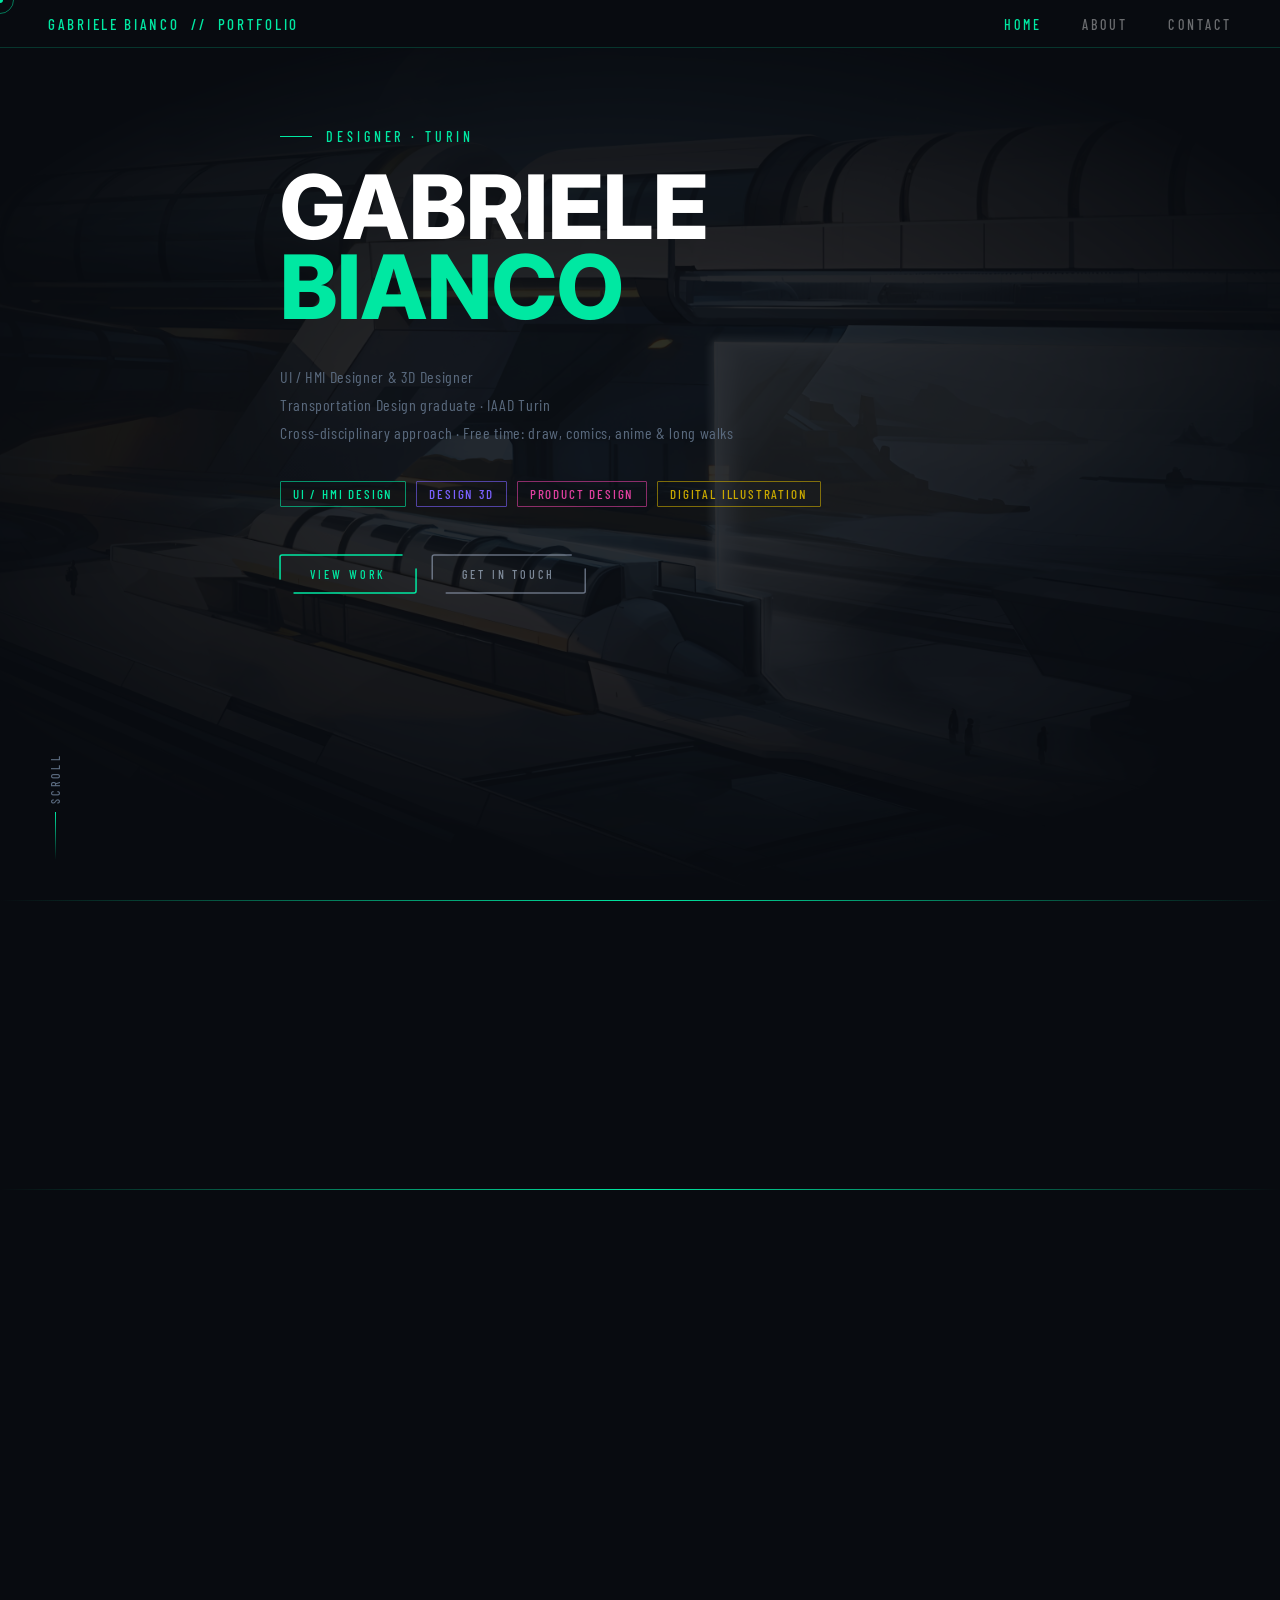
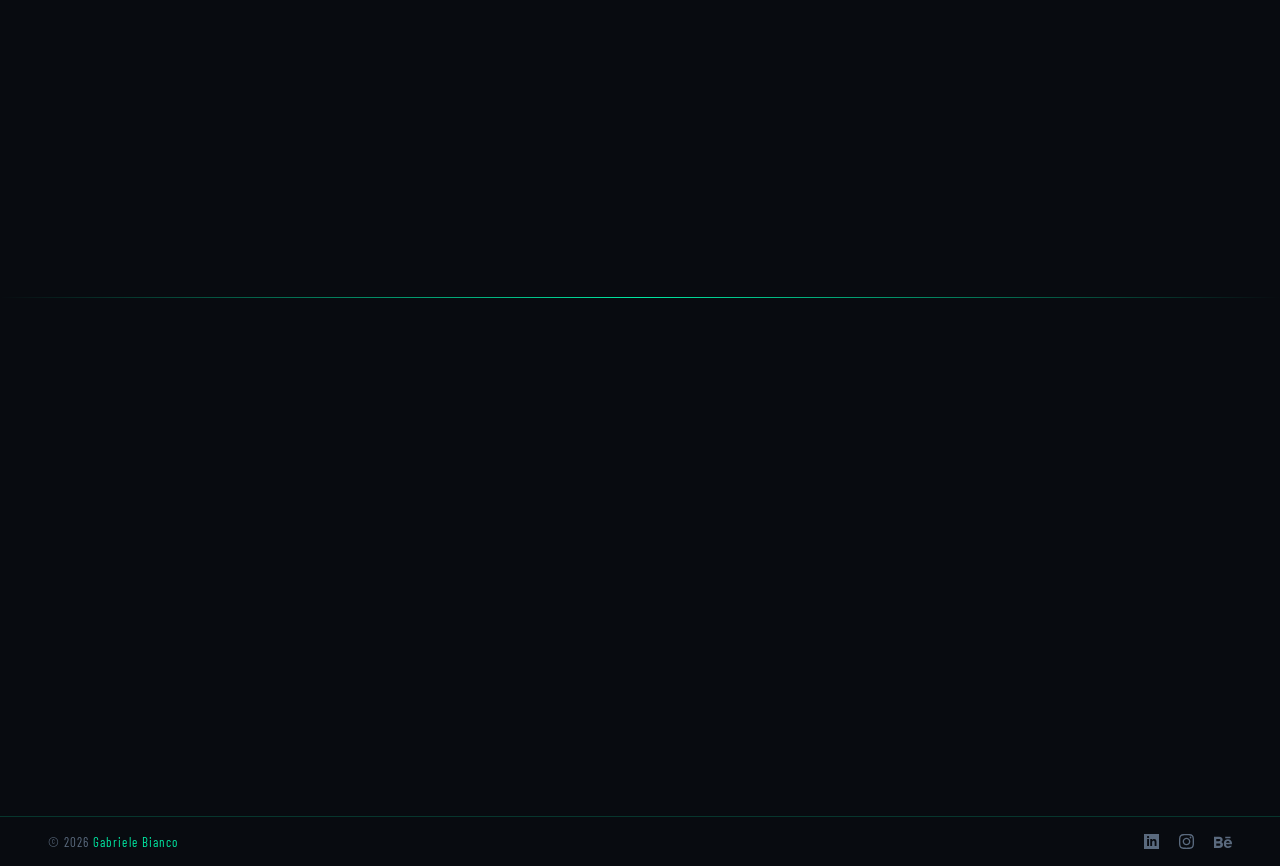
<file: index.html>
<!DOCTYPE html>
<html lang="en">
<head>
  <meta charset="UTF-8" />
  <meta name="viewport" content="width=device-width, initial-scale=1.0" />
  <title>Gabriele Bianco // Portfolio</title>
  <link rel="preconnect" href="https://fonts.googleapis.com" />
  <link rel="preconnect" href="https://fonts.gstatic.com" crossorigin />
  <link href="https://fonts.googleapis.com/css2?family=Barlow+Condensed:wght@400;500;600;700&family=Inter:wght@700;800&display=swap" rel="stylesheet" />
  <link rel="stylesheet" href="style.css" />
</head>
<body>

  <!-- SCROLL INDICATOR -->
  <div class="scroll-indicator" id="scrollIndicator">
    <span class="scroll-indicator-label">Scroll</span>
    <div class="scroll-indicator-line"></div>
  </div>

  <!-- NAVBAR -->
  <nav>
    <a href="index.html" class="nav-logo">Gabriele Bianco&nbsp;&nbsp;//&nbsp;&nbsp;Portfolio</a>
    <ul class="nav-links">
      <li><a href="index.html" class="active">Home</a></li>
      <li><a href="about.html">About</a></li>
      <li><a href="contact.html">Contact</a></li>
    </ul>
    <div class="hamburger" id="hamburger">
      <span></span><span></span><span></span>
    </div>
  </nav>
  <div class="mobile-nav" id="mobileNav">
    <a href="index.html" class="active">Home</a>
    <a href="about.html">About</a>
    <a href="contact.html">Contact</a>
  </div>

  <main>

    <!-- HERO -->
    <section id="hero">
      <div class="hero-bg"></div>
      <div class="hero-inner">
        <div class="hero-eyebrow">
          <span class="eyebrow-line"></span>
          <span class="eyebrow-text">Designer&nbsp;·&nbsp;Turin</span>
        </div>
        <h1 class="hero-name">
          <span class="line1">Gabriele</span>
          <span class="line2">Bianco</span>
        </h1>
        <p class="hero-bio">
          UI / HMI Designer &amp; 3D Designer<br>
          Transportation Design graduate · IAAD Turin<br>
          Cross-disciplinary approach · Free time: draw, comics, anime &amp; long walks
        </p>
        <div class="hero-tags">
          <span class="tag tag-ui">UI / HMI Design</span>
          <span class="tag tag-blender">Design 3D</span>
          <span class="tag tag-transport">Product Design</span>
          <span class="tag tag-digital">Digital Illustration</span>
        </div>
        <div class="hero-cta">
          <div class="btn-wrap">
            <svg class="btn-svg-border" id="svgVW"     xmlns="http://www.w3.org/2000/svg"></svg>
            <svg class="btn-svg-fill"   id="svgVWfill"  xmlns="http://www.w3.org/2000/svg"></svg>
            <button class="btn btn-primary" id="btnVW"
              onclick="document.getElementById('work').scrollIntoView({behavior:'smooth'})">
              View Work
            </button>
          </div>
          <div class="btn-wrap">
            <svg class="btn-svg-border" id="svgGIT"     xmlns="http://www.w3.org/2000/svg"></svg>
            <svg class="btn-svg-fill"   id="svgGITfill"  xmlns="http://www.w3.org/2000/svg"></svg>
            <button class="btn btn-ghost" id="btnGIT"
              onclick="document.getElementById('get-in-touch').scrollIntoView({behavior:'smooth'})">
              Get in Touch
            </button>
          </div>
        </div>
      </div>
    </section>

    <!-- DIVIDER -->
    <hr class="section-divider" />

    <!-- SOFTWARE -->
    <section id="software">
      <div class="software-inner reveal">
        <div class="software-heading">
          <span class="contact-num">//</span>
          <h2 class="contact-title">Software</h2>
        </div>
        <div class="software-grid">

          <!-- Photoshop -->
          <div class="sw-card">
            <div class="sw-card-inner">
              <svg class="sw-icon" viewBox="0 0 22 18" fill="none" xmlns="http://www.w3.org/2000/svg">
                <path fill-rule="evenodd" clip-rule="evenodd" d="M5.18615 11.5206C7.48057 11.5206 9.44952 10.946 10.7747 9.66515C11.7976 8.66973 12.3609 7.21135 12.3609 5.48765C12.3609 3.76396 11.6223 2.30009 10.5189 1.4108C9.37262 0.468437 7.6594 0 5.26126 0C2.88457 0 1.19997 0.157365 0 0.364136V17.7402H3.85742V11.4419C4.21509 11.495 4.6729 11.5206 5.18615 11.5206ZM5.46513 3.00092C4.67469 3.00092 4.13819 3.0796 3.85921 3.16011V8.35865C4.19184 8.43551 4.59779 8.46112 5.15932 8.46112C7.22842 8.46112 8.50528 7.39068 8.50528 5.58646C8.50349 3.9689 7.40546 3.00092 5.46513 3.00092Z" fill="#5A6A7E"/>
                <path fill-rule="evenodd" clip-rule="evenodd" d="M12.5505 17.1125C13.4965 17.6377 14.9504 18 16.5885 18C20.158 18 22 16.2489 22 13.8682C21.9768 11.9908 20.9789 10.7612 18.604 9.9268C17.0714 9.37602 16.5903 9.06312 16.5903 8.46294C16.5903 7.80969 17.125 7.4181 18.0675 7.4181C19.1423 7.4181 20.2135 7.83347 20.775 8.1482L21.4635 5.40346C20.6981 5.01371 19.3962 4.67153 17.9405 4.67153C14.8503 4.67153 12.8581 6.4794 12.8581 8.85452C12.833 10.3696 13.8309 11.8079 16.4097 12.6953C17.8636 13.193 18.2463 13.5059 18.2463 14.1574C18.2463 14.8124 17.7599 15.2296 16.5885 15.2296C15.4368 15.2296 13.9543 14.7063 13.239 14.2653L12.5505 17.1125Z" fill="#5A6A7E"/>
              </svg>
              <span class="sw-label">Photoshop</span>
            </div>
          </div>

          <!-- Illustrator -->
          <div class="sw-card">
            <div class="sw-card-inner">
              <svg class="sw-icon" viewBox="0 0 22 18" fill="none" xmlns="http://www.w3.org/2000/svg">
                <path fill-rule="evenodd" clip-rule="evenodd" d="M10.3091 13.5639L11.6543 18H15.8928L10.4897 0.716915H5.32399L0 18H4.08227L5.32399 13.5639H10.3091ZM7.777 3.63669H7.72628C7.62534 4.03977 7.5244 4.48548 7.42176 4.93873C7.26236 5.64255 7.09886 6.36455 6.92484 6.9733L5.89007 10.6401H9.74104L8.65554 6.9733C8.39855 6.11753 8.14015 5.08558 7.91086 4.16991C7.865 3.98674 7.82029 3.80822 7.777 3.63669Z" fill="#5A6A7E"/>
                <path fill-rule="evenodd" clip-rule="evenodd" d="M17.9401 18H21.8702V5.46101H17.9401V18Z" fill="#5A6A7E"/>
                <path fill-rule="evenodd" clip-rule="evenodd" d="M17.8386 1.97135C17.8143 3.04865 18.6421 3.92257 19.8818 3.92257C21.1742 3.92257 22 3.04865 22 1.97135C21.9757 0.843716 21.1742 0 19.9102 0C18.6421 0 17.8143 0.841702 17.8386 1.97135Z" fill="#5A6A7E"/>
              </svg>
              <span class="sw-label">Illustrator</span>
            </div>
          </div>

          <!-- InDesign -->
          <div class="sw-card">
            <div class="sw-card-inner">
              <svg class="sw-icon" viewBox="0 0 22 22" fill="none" xmlns="http://www.w3.org/2000/svg">
                <path fill-rule="evenodd" clip-rule="evenodd" d="M0 21.6566H4.63298V1.0929H0V21.6566Z" fill="#5A6A7E"/>
                <path fill-rule="evenodd" clip-rule="evenodd" d="M17.7077 19.4677L17.9095 21.6566H22C21.948 20.6585 21.8784 18.8792 21.8784 17.198V0H17.2731V8.08418H17.2175C16.5529 7.04739 15.1269 6.40282 13.3043 6.40282C9.75985 6.40282 6.63285 9.30304 6.67466 14.3399C6.67466 18.9773 9.48505 22 13.005 22C14.9076 22 16.7026 21.1384 17.6382 19.4677H17.7077ZM14.5147 9.94752C12.4208 9.94752 11.3355 11.8354 11.3355 14.1892C11.3355 16.718 12.5704 18.3047 14.4868 18.3047C15.8191 18.3047 16.8799 17.3906 17.1512 16.0771C17.2453 15.7479 17.2731 15.4045 17.2731 15.0088V13.0649C17.2731 12.8197 17.2453 12.4763 17.2035 12.2312C16.9321 10.9878 15.9409 9.94752 14.5147 9.94752Z" fill="#5A6A7E"/>
              </svg>
              <span class="sw-label">InDesign</span>
            </div>
          </div>

          <!-- Figma -->
          <div class="sw-card">
            <div class="sw-card-inner">
              <svg class="sw-icon" viewBox="0 0 19 29" fill="none" xmlns="http://www.w3.org/2000/svg">
                <path fill-rule="evenodd" clip-rule="evenodd" d="M9.5 14.5C9.5 11.8307 11.6267 9.66667 14.25 9.66667C16.8733 9.66667 19 11.8307 19 14.5C19 17.1693 16.8733 19.3333 14.25 19.3333C11.6267 19.3333 9.5 17.1693 9.5 14.5Z" fill="#5A6A7E"/>
                <path fill-rule="evenodd" clip-rule="evenodd" d="M0 24.1667C0 21.4973 2.12665 19.3333 4.75 19.3333H9.5V24.1667C9.5 26.836 7.37331 29 4.75 29C2.12665 29 0 26.836 0 24.1667Z" fill="#5A6A7E"/>
                <path fill-rule="evenodd" clip-rule="evenodd" d="M9.5 0V9.66667H14.25C16.8733 9.66667 19 7.50266 19 4.83333C19 2.16396 16.8733 0 14.25 0H9.5Z" fill="#444F5E"/>
                <path fill-rule="evenodd" clip-rule="evenodd" d="M0 4.83333C0 7.50266 2.12665 9.66667 4.75 9.66667H9.5V0H4.75C2.12665 0 0 2.16396 0 4.83333Z" fill="#5A6A7E"/>
                <path fill-rule="evenodd" clip-rule="evenodd" d="M0 14.5C0 17.1693 2.12665 19.3333 4.75 19.3333H9.5V9.66667H4.75C2.12665 9.66667 0 11.8307 0 14.5Z" fill="#444F5E"/>
              </svg>
              <span class="sw-label">Figma</span>
            </div>
          </div>

          <!-- Blender -->
          <div class="sw-card">
            <div class="sw-card-inner">
              <svg class="sw-icon" viewBox="0 0 27 22" fill="none" xmlns="http://www.w3.org/2000/svg">
                <path d="M26.9208 12.251C26.7624 11.1347 26.3764 10.076 25.773 9.10475C25.2467 8.2571 24.5715 7.50322 23.7656 6.86248L23.7678 6.86047L15.3035 0.349873C15.2965 0.343735 15.2892 0.33802 15.2844 0.334687C15.0029 0.118794 14.6219 0 14.2119 0C13.8014 0 13.4055 0.119059 13.0977 0.335322C12.7668 0.566824 12.5776 0.873995 12.5644 1.20101C12.5523 1.50601 12.6976 1.79953 12.9746 2.02839C13.5194 2.4588 14.063 2.89868 14.6072 3.33898C15.1354 3.76653 15.6797 4.20684 16.2213 4.6355L5.85394 4.62847C4.66833 4.62847 3.86102 5.18603 3.69495 6.1195C3.62199 6.52837 3.75075 6.97794 4.03861 7.32226C4.34401 7.68731 4.78742 7.88866 5.2871 7.88866L6.07745 7.88913C7.16928 7.88913 8.26592 7.88649 9.36108 7.88384L10.4055 7.88141L0.996232 14.8528L0.958876 14.8801C0.433303 15.2837 0.0892255 15.8492 0.014989 16.4319C-0.0412828 16.8733 0.0615387 17.2767 0.312464 17.5988C0.611523 17.9828 1.07845 18.194 1.62732 18.194C2.16653 18.194 2.71672 17.9894 3.17725 17.6168L8.25842 13.4524C8.2367 13.6558 8.21033 13.9541 8.21335 14.1707C8.21905 14.5135 8.32895 15.2014 8.50295 15.7599C8.86245 16.9076 9.46802 17.9577 10.3027 18.8799C11.1713 19.8393 12.2291 20.6001 13.4466 21.1405C14.7337 21.7106 16.1173 22 17.5592 22H17.5726C19.0191 21.9965 20.4071 21.7025 21.6984 21.126C22.9179 20.5791 23.9752 19.8153 24.8405 18.856C25.6741 17.9291 26.2788 16.8773 26.6376 15.7304C26.815 15.1631 26.9292 14.5758 26.9767 13.9841C27.021 13.4111 27.002 12.8279 26.9208 12.251ZM17.6647 17.752C14.4869 17.752 11.9101 15.4435 11.9101 12.5956C11.9101 9.74798 14.487 7.43946 17.6647 7.43946C20.8424 7.43946 23.419 9.74798 23.419 12.5956C23.4191 15.4435 20.8424 17.752 17.6647 17.752ZM20.9832 12.1425C21.03 12.9925 20.691 13.7817 20.0957 14.3659C19.4902 14.9611 18.626 15.3349 17.6598 15.3349C16.6939 15.3349 15.8297 14.9611 15.2239 14.3659C14.6289 13.7817 14.2905 12.9926 14.3371 12.1432C14.3828 11.3175 14.7849 10.5887 15.3907 10.0727C15.9863 9.56532 16.7862 9.25571 17.6598 9.25571C18.5336 9.25571 19.3332 9.56537 19.9289 10.0727C20.5348 10.5887 20.9371 11.3171 20.9832 12.1425Z" fill="#5A6A7E"/>
              </svg>
              <span class="sw-label">Blender</span>
            </div>
          </div>

        </div>
      </div>
    </section>

    <!-- DIVIDER -->
    <hr class="section-divider" />

    <!-- WORK -->
    <section id="work">
      <div class="work-inner">

        <div class="work-heading reveal">
          <span class="contact-num">// 001</span>
          <h2 class="contact-title">Work</h2>
        </div>

        <div class="work-filters reveal">
          <button class="work-filter active" data-filter="all">All</button>
          <button class="work-filter" data-filter="ui-hmi">UI / HMI</button>
          <button class="work-filter" data-filter="3d-modeling">3D Modeling</button>
          <button class="work-filter" data-filter="product-design">Product Design</button>
          <button class="work-filter" data-filter="graphic-illustrations">Graphic &amp; Illustrations</button>
        </div>

        <div class="work-grid reveal">

          <a class="project-card-wrap" href="project-monarca.html" data-category="ui-hmi">
            <div class="project-card-bg"></div>
            <div class="project-card-inner">
              <div class="project-bracket"></div>
              <span class="project-category">UI / HMI</span>
              <h3 class="project-title">UI for a racing video game</h3>
              <p class="project-desc">UI proposals for a car racing game, inspired by existing racing videogames.</p>
              <div class="project-tools">
                <span class="project-tool">Figma</span>
                <span class="project-tool">Photoshop</span>
                <span class="project-tool">Blender</span>
              </div>
            </div>
          </a>

          <a class="project-card-wrap" href="project-ui3dconfig.html" data-category="ui-hmi">
            <div class="project-card-bg"></div>
            <div class="project-card-inner">
              <div class="project-bracket"></div>
              <span class="project-category">UI / HMI</span>
              <h3 class="project-title">UI for 3D configurators</h3>
              <p class="project-desc">Worked on design of high-fidelity user interfaces for interactive 3D configurators using Figma.</p>
              <div class="project-tools">
                <span class="project-tool">Figma</span>
                <span class="project-tool">Photoshop</span>
                <span class="project-tool">Illustrator</span>
              </div>
            </div>
          </a>

          <a class="project-card-wrap" href="project-forma.html" data-category="ui-hmi">
            <div class="project-card-bg"></div>
            <div class="project-card-inner">
              <div class="project-bracket"></div>
              <span class="project-category">UI / HMI</span>
              <h3 class="project-title">UI for a 3D visualization software</h3>
              <p class="project-desc">Full UI/UX design for a real-time 3D visualization and configuration software.</p>
              <div class="project-tools">
                <span class="project-tool">Figma</span>
                <span class="project-tool">Illustrator</span>
              </div>
            </div>
          </a>

          <a class="project-card-wrap" href="project-comics_app.html" data-category="ui-hmi">
            <div class="project-card-bg"></div>
            <div class="project-card-inner">
              <div class="project-bracket"></div>
              <span class="project-category">UI / HMI</span>
              <h3 class="project-title">UI concept - comics reading app</h3>
              <p class="project-desc">Ui concept for a mobile comic rental platform. </p>
              <div class="project-tools">
                <span class="project-tool">Figma</span>
                <span class="project-tool">Photoshop</span>            
              </div>
            </div>
          </a>

          <a class="project-card-wrap" href="project-etesia.html" data-category="product-design">
            <div class="project-card-bg"></div>
            <div class="project-card-inner">
              <div class="project-bracket"></div>
              <span class="project-category">Product design</span>
              <h3 class="project-title">M*serati Etesia</h3>
              <p class="project-desc">A personal short project focused on the research of exterior and interior of a sports car. </p>
              <div class="project-tools">
                <span class="project-tool">Photoshop</span>
                <span class="project-tool">Blender</span>            
              </div>
            </div>
          </a>

          <a class="project-card-wrap" href="project-king_kaio.html" data-category="3d-modeling">
            <div class="project-card-bg"></div>
            <div class="project-card-inner">
              <div class="project-bracket"></div>
              <span class="project-category">3D Modeling</span>
              <h3 class="project-title">King Kaioh's Car</h3>
              <p class="project-desc">Iconic 1957 Chevrolet Bel Air convertible, driven by King Kaioh from Dragon Ball.</p>
              <div class="project-tools">
                <span class="project-tool">Blender</span>
                <span class="project-tool">Photoshop</span>
              </div>
            </div>
          </a>

          <a class="project-card-wrap" href="project-sansi.html" data-category="graphic-illustrations">
            <div class="project-card-bg"></div>
            <div class="project-card-inner">
              <div class="project-bracket"></div>
              <span class="project-category">Graphic &amp; Illustrations</span>
              <h3 class="project-title">Sansi - Mascotte (not official)</h3>
              <p class="project-desc">Character design idea for a potential mascot to accompany the Amaro San Simone brand.</p>
              <div class="project-tools">
                <span class="project-tool">Illustrator</span>
                <span class="project-tool">Photoshop</span>
                <span class="project-tool">Blender</span>
              </div>
            </div>
          </a>

          <a class="project-card-wrap" href="project-graphics.html" data-category="graphic-illustrations">
            <div class="project-card-bg"></div>
            <div class="project-card-inner">
              <div class="project-bracket"></div>
              <span class="project-category">Graphic &amp; Illustrations</span>
              <h3 class="project-title">Graphic & Logo/Icon design</h3>
              <p class="project-desc">Projects focused on creating graphics, logos, and icon sets for both client projects and personal work.</p>
              <div class="project-tools">
                <span class="project-tool">Illustrator</span>
                  <span class="project-tool">Figma</span>
                    <span class="project-tool">Photoshop</span>
              </div>
            </div>
          </a>

          <a class="project-card-wrap" href="project-illustrations.html" data-category="graphic-illustrations">
            <div class="project-card-bg"></div>
            <div class="project-card-inner">
              <div class="project-bracket"></div>
              <span class="project-category">Graphic &amp; Illustrations</span>
              <h3 class="project-title">Digital Illustrations</h3>
              <p class="project-desc">A small collection of digital illustrations I created in my free time.</p>
              <div class="project-tools">        
                <span class="project-tool">Photoshop</span>
              </div>
            </div>
          </a>

        </div>
      </div>
    </section>

    <!-- DIVIDER -->
    <hr class="section-divider" />

    <!-- GET IN TOUCH -->
    <section id="get-in-touch" class="get-in-touch-section">
      <div class="contact-inner reveal">
        <div class="contact-heading">
          <span class="contact-num">//</span>
          <h2 class="contact-title">Get in touch!</h2>
        </div>
        <p class="contact-intro">
          Open to new opportunities in UI/HMI design, 3D modelling, and cross-disciplinary creative work — studios,<br>
          agencies, and independent projects.
        </p>
        <div class="contact-cards">
          <div class="contact-card">
            <span class="contact-card-label">Email</span>
            <div class="contact-card-value-row">
              <span class="contact-card-value">gabriele.bianco001@gmail.com</span>
              <button class="copy-btn" onclick="copyEmail()" aria-label="Copy email">
                <svg xmlns="http://www.w3.org/2000/svg" width="14" height="14" viewBox="0 0 24 24" fill="none" stroke="currentColor" stroke-width="1.5" stroke-linecap="round" stroke-linejoin="round">
                  <rect x="9" y="9" width="13" height="13" rx="1"/>
                  <path d="M5 15H4a2 2 0 0 1-2-2V4a2 2 0 0 1 2-2h9a2 2 0 0 1 2 2v1"/>
                </svg>
              </button>
            </div>
            <span class="contact-card-sub">→&nbsp;&nbsp;always available</span>
          </div>
          <div class="contact-card">
            <span class="contact-card-label">Location</span>
            <span class="contact-card-value">Turin, Italy</span>
            <span class="contact-card-sub">→&nbsp;&nbsp;open to remote, on site &amp; relocation</span>
          </div>
          <div class="contact-card">
            <span class="contact-card-label">Phone</span>
            <span class="contact-card-value">(+39) 388 822 2922</span>
            <span class="contact-card-sub">→&nbsp;&nbsp;let's talk</span>
          </div>
        </div>
        <div class="contact-btns">
          <div class="btn-wrap">
            <svg class="btn-svg-border" id="svgDCV"     xmlns="http://www.w3.org/2000/svg"></svg>
            <svg class="btn-svg-fill"   id="svgDCVfill"  xmlns="http://www.w3.org/2000/svg"></svg>
            <button class="btn btn-ghost" id="btnDCV" onclick="downloadCV()">Download CV</button>
          </div>
          <div class="btn-wrap">
            <svg class="btn-svg-border" id="svgDPDF"     xmlns="http://www.w3.org/2000/svg"></svg>
            <svg class="btn-svg-fill"   id="svgDPDFfill"  xmlns="http://www.w3.org/2000/svg"></svg>
            <button class="btn btn-ghost" id="btnDPDF" onclick="downloadPDF()">Download Portfolio PDF</button>
          </div>
        </div>
      </div>
    </section>

  </main>

  <!-- FOOTER -->
  <footer>
    <div class="footer-inner">
      <span class="footer-copy">© 2026 <span class="footer-name">Gabriele Bianco</span></span>
      <div class="footer-socials">
        <a href="https://www.linkedin.com/in/gabriele-bianco-483b90208/" target="_blank" rel="noopener" aria-label="LinkedIn" class="social-link">
          <svg xmlns="http://www.w3.org/2000/svg" width="15" height="15" viewBox="0 0 24 24"><path d="M0 0v24h24v-24h-24zm8 19h-3v-11h3v11zm-1.5-12.268c-.966 0-1.75-.79-1.75-1.764s.784-1.764 1.75-1.764 1.75.79 1.75 1.764-.783 1.764-1.75 1.764zm13.5 12.268h-3v-5.604c0-3.368-4-3.113-4 0v5.604h-3v-11h3v1.765c1.397-2.586 7-2.777 7 2.476v6.759z"/></svg>
        </a>
        <a href="https://www.instagram.com/gabrielebianco_" target="_blank" rel="noopener" aria-label="Instagram" class="social-link">
          <svg xmlns="http://www.w3.org/2000/svg" width="15" height="15" viewBox="0 0 24 24"><path d="M12 2.163c3.204 0 3.584.012 4.85.07 3.252.148 4.771 1.691 4.919 4.919.058 1.265.069 1.645.069 4.849 0 3.205-.012 3.584-.069 4.849-.149 3.225-1.664 4.771-4.919 4.919-1.266.058-1.644.07-4.85.07-3.204 0-3.584-.012-4.849-.07-3.26-.149-4.771-1.699-4.919-4.92-.058-1.265-.07-1.644-.07-4.849 0-3.204.013-3.583.07-4.849.149-3.227 1.664-4.771 4.919-4.919 1.266-.057 1.645-.069 4.849-.069zm0-2.163c-3.259 0-3.667.014-4.947.072-4.358.2-6.78 2.618-6.98 6.98-.059 1.281-.073 1.689-.073 4.948 0 3.259.014 3.668.072 4.948.2 4.358 2.618 6.78 6.98 6.98 1.281.058 1.689.072 4.948.072 3.259 0 3.668-.014 4.948-.072 4.354-.2 6.782-2.618 6.979-6.98.059-1.28.073-1.689.073-4.948 0-3.259-.014-3.667-.072-4.947-.196-4.354-2.617-6.78-6.979-6.98-1.281-.059-1.69-.073-4.949-.073zm0 5.838c-3.403 0-6.162 2.759-6.162 6.162s2.759 6.163 6.162 6.163 6.162-2.759 6.162-6.163c0-3.403-2.759-6.162-6.162-6.162zm0 10.162c-2.209 0-4-1.79-4-4 0-2.209 1.791-4 4-4s4 1.791 4 4c0 2.21-1.791 4-4 4zm6.406-11.845c-.796 0-1.441.645-1.441 1.44s.645 1.44 1.441 1.44c.795 0 1.439-.645 1.439-1.44s-.644-1.44-1.439-1.44z"/></svg>
        </a>
        <a href="https://www.behance.net/gabriele12b30d" target="_blank" rel="noopener" aria-label="Behance" class="social-link">
          <svg xmlns="http://www.w3.org/2000/svg" width="18" height="18" viewBox="0 0 24 24"><path d="M22 7h-7v-2h7v2zm1.726 10c-.442 1.297-2.029 3-5.101 3-3.074 0-5.564-1.729-5.564-5.675 0-3.91 2.325-5.92 5.466-5.92 3.082 0 4.964 1.782 5.375 4.426.078.506.109 1.188.095 2.14h-8.027c.13 3.211 3.483 3.312 4.588 2.029h3.168zm-7.686-4h4.965c-.105-1.547-1.136-2.219-2.477-2.219-1.466 0-2.277.768-2.488 2.219zm-9.574 6.988h-6.466v-14.967h6.953c5.476.081 5.58 5.444 2.72 6.906 3.461 1.26 3.577 8.061-3.207 8.061zm-3.466-8.988h3.584c2.508 0 2.906-3-.312-3h-3.272v3zm3.391 3h-3.391v3.016h3.341c3.055 0 2.868-3.016.05-3.016z"/></svg>
        </a>
      </div>
    </div>
  </footer>

  <div class="toast" id="toast"></div>

  <script src="script.js"></script>
  <script>
    window.addEventListener('load', () => {
      setupBtn(document.getElementById('btnVW'),   document.getElementById('svgVW'),   document.getElementById('svgVWfill'),   '#00e8a2', '#00e8a2');
      setupBtn(document.getElementById('btnGIT'),  document.getElementById('svgGIT'),  document.getElementById('svgGITfill'),  'rgba(170,185,210,0.55)', '#ffffff');
      setupBtn(document.getElementById('btnDCV'),  document.getElementById('svgDCV'),  document.getElementById('svgDCVfill'),  'rgba(170,185,210,0.55)', '#ffffff');
      setupBtn(document.getElementById('btnDPDF'), document.getElementById('svgDPDF'), document.getElementById('svgDPDFfill'), 'rgba(170,185,210,0.55)', '#ffffff');
    });

    document.querySelectorAll('.work-filter').forEach(btn => {
      btn.addEventListener('click', () => {
        document.querySelectorAll('.work-filter').forEach(b => b.classList.remove('active'));
        btn.classList.add('active');
        const filter = btn.dataset.filter;
        document.querySelectorAll('.project-card-wrap').forEach(card => {
          card.classList.toggle('hidden', filter !== 'all' && card.dataset.category !== filter);
        });
      });
    });
  </script>

</body>
</html>
</file>
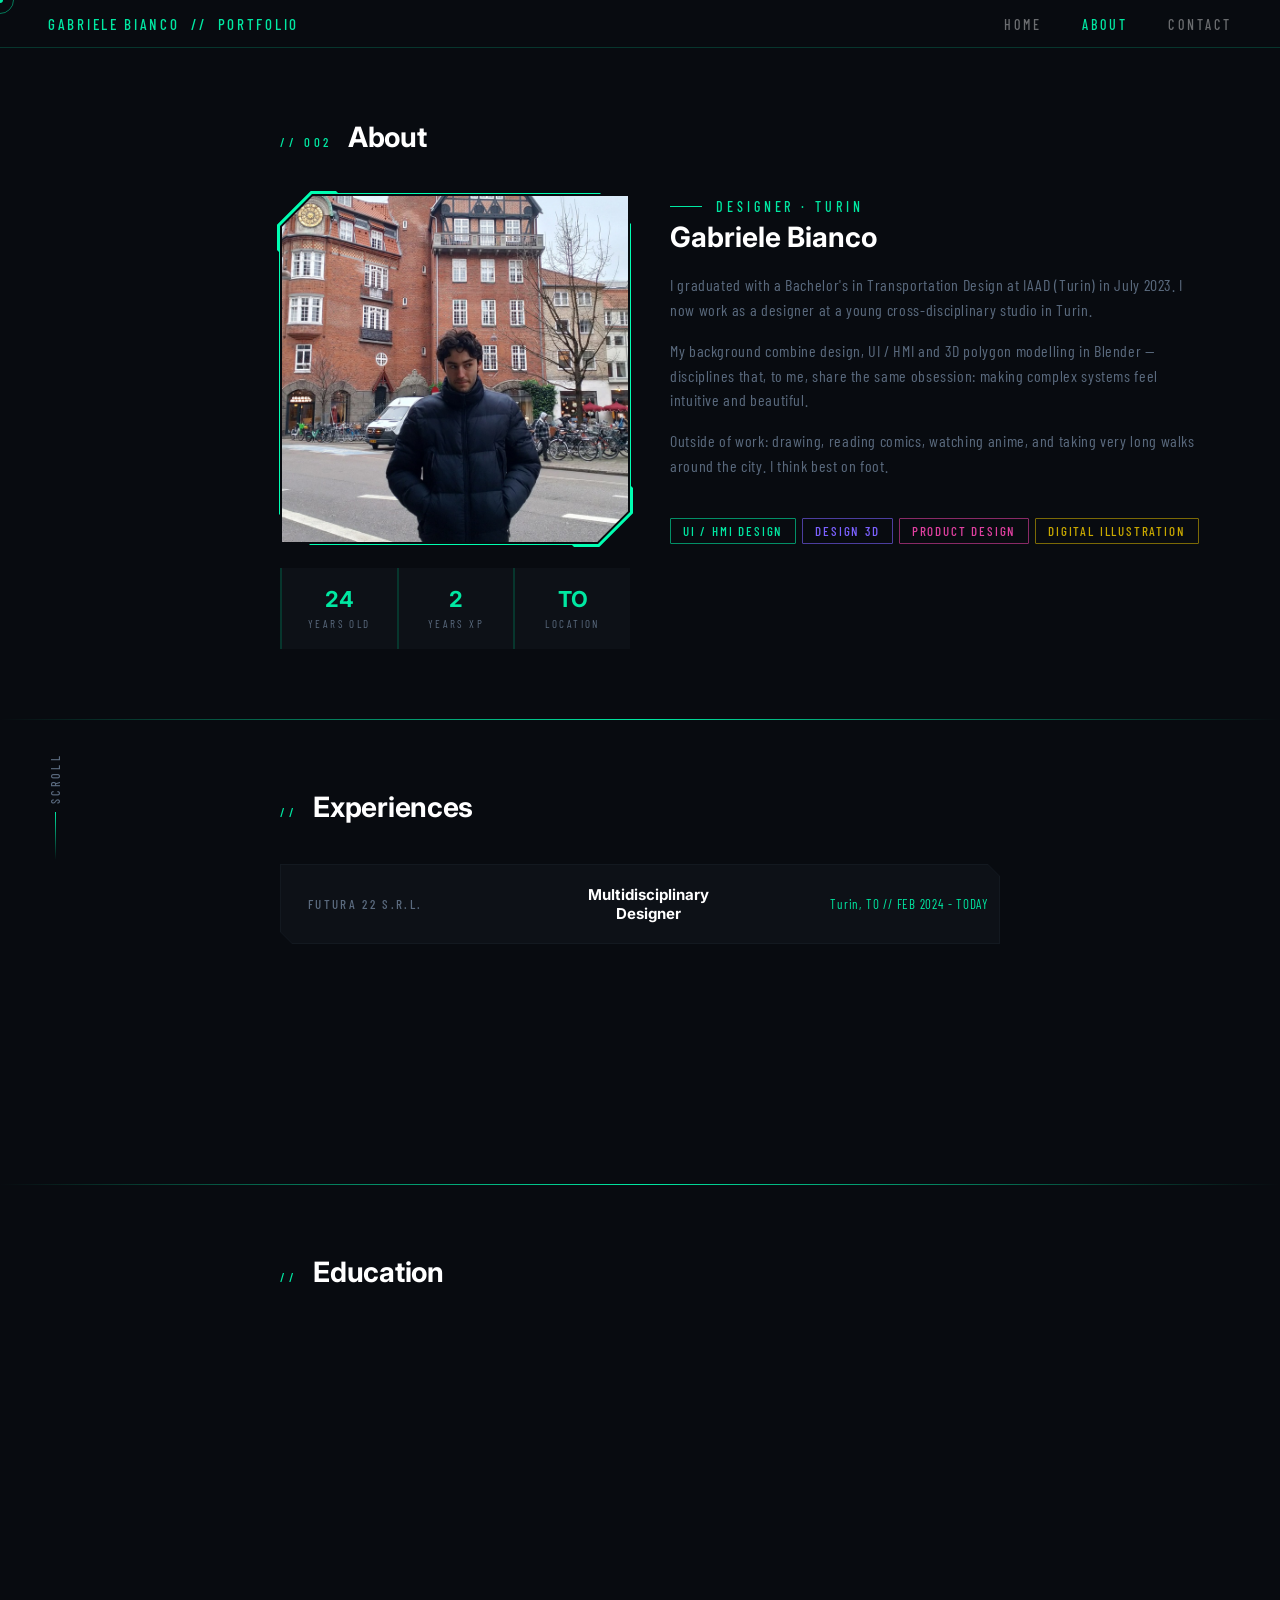
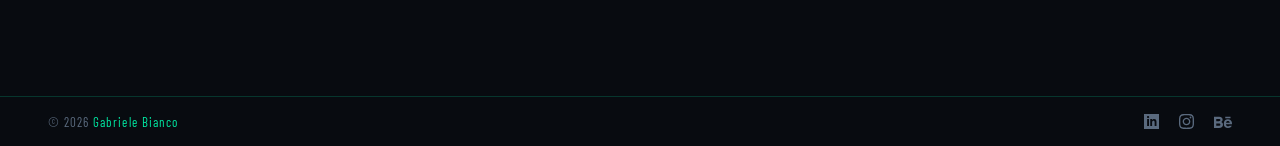
<file: about.html>
<!DOCTYPE html>
<html lang="en">
<head>
  <meta charset="UTF-8" />
  <meta name="viewport" content="width=device-width, initial-scale=1.0" />
  <title>About — Gabriele Bianco</title>
  <link rel="preconnect" href="https://fonts.googleapis.com" />
  <link rel="preconnect" href="https://fonts.gstatic.com" crossorigin />
  <link href="https://fonts.googleapis.com/css2?family=Barlow+Condensed:wght@400;500;600;700&family=Inter:wght@700;800&display=swap" rel="stylesheet" />
  <link rel="stylesheet" href="style.css" />
  <style>
    #about {
      padding: calc(var(--nav-h) + 72px) 0 0;
    }
    .about-inner {
      padding: 0 var(--pad);
      width: 100%;
    }
    .about-heading {
      display: flex;
      align-items: baseline;
      gap: 16px;
      margin-bottom: 40px;
    }
    .about-num {
      font-family: 'Barlow Condensed', sans-serif;
      font-weight: 500;
      font-size: 13px;
      letter-spacing: 0.28em;
      text-transform: uppercase;
      color: var(--accent);
    }
    .about-title {
      font-family: 'Inter', sans-serif;
      font-weight: 700;
      font-size: 28px;
      color: #ffffff;
      letter-spacing: -0.01em;
    }
    .about-grid {
      display: grid;
      grid-template-columns: 350px 1fr;
      gap: 40px;
      align-items: start;
    }
    .about-photo-col {
      display: flex;
      flex-direction: column;
      width: 350px;
    }
    .about-photo-frame {
      position: relative;
      width: 350px;
      height: 350px;
    }
    .about-photo {
      position: absolute;
      left: 2px;
      top: 2px;
      width: calc(100% - 4px);
      height: calc(100% - 4px);
      object-fit: cover;
      object-position: center top;
      display: block;
      clip-path: polygon(8.911% 0%, 100% 0%, 100% 91.089%, 91.089% 100%, 0% 100%, 0% 8.911%);
    }
    .about-photo-frame-svg {
      position: absolute;
      inset: 0;
      width: 100%;
      height: 100%;
      overflow: visible;
      pointer-events: none;
    }
    .about-stats {
      display: grid;
      grid-template-columns: repeat(3, 1fr);
      width: 350px;
      margin-top: 24px;
    }
    .about-stat {
      display: flex;
      flex-direction: column;
      align-items: center;
      justify-content: center;
      gap: 8px;
      padding: 20px 12px;
      background: #0D1117;
      border-left: 2px solid #07362D;
    }
    .about-stat-value {
      font-family: 'Inter', sans-serif;
      font-weight: 700;
      font-size: 22px;
      color: var(--accent);
      line-height: 1;
    }
    .about-stat-label {
      font-family: 'Barlow Condensed', sans-serif;
      font-weight: 400;
      font-size: 11px;
      letter-spacing: 0.22em;
      text-transform: uppercase;
      color: var(--bio-color);
      line-height: 1;
      text-align: center;
    }
    .about-info-col {
      display: flex;
      flex-direction: column;
      height: 350px;
      padding-top: 4px;
      max-width: 620px;
    }
    .about-eyebrow {
      display: flex;
      align-items: center;
      gap: 14px;
      margin-bottom: 6px;
    }
    .about-eyebrow-line {
      width: 32px;
      height: 1.5px;
      background: var(--accent);
      flex-shrink: 0;
    }
    .about-eyebrow-text {
      font-family: 'Barlow Condensed', sans-serif;
      font-weight: 500;
      font-size: 14px;
      letter-spacing: 0.28em;
      text-transform: uppercase;
      color: var(--accent);
    }
    .about-name {
      font-family: 'Inter', sans-serif;
      font-weight: 700;
      font-size: 28px;
      color: #ffffff;
      line-height: 1.15;
      margin-bottom: 20px;
      white-space: nowrap;
    }
    .about-bio {
      font-family: 'Barlow Condensed', sans-serif;
      font-weight: 400;
      font-size: 16px;
      line-height: 1.55;
      color: var(--bio-color);
      letter-spacing: 0.04em;
      margin-bottom: 16px;
    }
    .about-bio:last-of-type { margin-bottom: 0; }
    .about-tags {
      display: flex;
      flex-wrap: nowrap;
      gap: 6px;
      margin-top: auto;
    }
    .about-tags .tag {
      white-space: nowrap;
      flex-shrink: 0;
    }

    /* EXPERIENCES */
    .exp-section {
      margin-top: 0;
      margin-bottom: 0;
    }
    .exp-heading {
      display: flex;
      align-items: baseline;
      gap: 16px;
      margin-bottom: 40px;
    }
    .exp-list {
      display: flex;
      flex-direction: column;
      gap: 5px;
    }
    /* Card con tagli top-right e bottom-left */
    .exp-card {
      --cut: 12px;
      position: relative;
      background: #0D1117;
      clip-path: polygon(
        0% 0%,
        calc(100% - var(--cut)) 0%,
        100% var(--cut),
        100% 100%,
        var(--cut) 100%,
        0% calc(100% - var(--cut))
      );
      transition: background 0.35s ease;
      cursor: default;
    }
    /* Border default via pseudo-elemento */
    .exp-card::before {
      content: '';
      position: absolute;
      inset: 0;
      background: #131920;
      clip-path: polygon(
        0% 0%,
        calc(100% - var(--cut)) 0%,
        100% var(--cut),
        100% 100%,
        var(--cut) 100%,
        0% calc(100% - var(--cut))
      );
      z-index: 0;
      transition: background 0.35s ease;
    }
    .exp-card::after {
      content: '';
      position: absolute;
      inset: 1px;
      background: #0D1117;
      transition: background 0.35s ease, box-shadow 0.35s ease;
      clip-path: polygon(
        0% 0%,
        calc(100% - var(--cut) + 1px) 0%,
        100% calc(var(--cut) - 1px),
        100% 100%,
        calc(var(--cut) - 1px) 100%,
        0% calc(100% - var(--cut) + 1px)
      );
      z-index: 1;
    }
    .exp-card.open::before { background: var(--accent); }
    .exp-card.open::after { background: #0D1722; box-shadow: inset 0 0 20px rgba(0, 232, 162, 0.3); }
    @media (hover: hover) {
      .exp-card:hover::before { background: var(--accent); }
      .exp-card:hover::after { background: #0D1722; box-shadow: inset 0 0 20px rgba(0, 232, 162, 0.3); }
    }
    .exp-card-inner {
      position: relative;
      z-index: 2;
      display: flex;
      align-items: center;
      padding: 0 28px;
      height: 80px;
      gap: 0;
    }
    .exp-company {
      font-family: 'Barlow Condensed', sans-serif;
      font-weight: 500;
      font-size: 13px;
      letter-spacing: 0.18em;
      text-transform: uppercase;
      color: var(--bio-color);
      width: 280px;
      flex-shrink: 0;
    }
    .exp-role {
      font-family: 'Inter', sans-serif;
      font-weight: 700;
      font-size: 15px;
      color: #ffffff;
      flex: 1;
      text-align: center;
    }
    .exp-meta {
      font-family: 'Barlow Condensed', sans-serif;
      font-weight: 400;
      font-size: 13px;
      letter-spacing: 0.06em;
      color: var(--accent);
      width: 280px;
      flex-shrink: 0;
      text-align: right;
    }

    /* Descrizione espandibile */
    .exp-desc-wrap {
      position: relative;
      z-index: 2;
      display: grid;
      grid-template-rows: 0fr;
      transition: grid-template-rows 0.35s ease;
    }
    .exp-desc-inner { overflow: hidden; }
    .exp-desc-line {
      height: 1px;
      background: rgba(170,185,210,0.18);
      margin: 0 28px;
    }
    .exp-desc-text {
      font-family: 'Barlow Condensed', sans-serif;
      font-weight: 400;
      font-size: 14px;
      line-height: 1.55;
      color: var(--bio-color);
      margin: 0;
      padding: 14px 28px 20px;
    }
    @media (hover: hover) {
      .exp-card:hover .exp-desc-wrap { grid-template-rows: 1fr; }
    }
    .exp-card.open .exp-desc-wrap { grid-template-rows: 1fr; }

    /* Chevron — solo mobile */
    .exp-chevron {
      display: none;
      position: absolute;
      z-index: 2;
      top: 18px;
      right: 20px;
      color: var(--bio-color);
      transition: transform 0.3s ease, color 0.3s ease;
    }
    .exp-chevron svg { display: block; }
    .exp-card.open .exp-chevron { transform: rotate(180deg); color: var(--accent); }

    @media (max-width: 768px) {
      .exp-card-inner { flex-direction: column; align-items: flex-start; gap: 6px; height: auto; padding: 18px 48px 18px 28px; }
      .exp-company, .exp-meta { width: auto; text-align: left; }
      .exp-desc-text { padding: 12px 28px 18px; }
      .exp-chevron { display: block; }
      .exp-card { cursor: pointer; }
    }
    @media (max-width: 1024px) {
      .about-grid { grid-template-columns: 280px 1fr; gap: 32px; }
      .about-photo-col { width: 280px; }
      .about-photo-frame { width: 280px; height: 280px; }
      .about-stats { width: 280px; }
    }
    @media (max-width: 768px) {
      .about-grid { grid-template-columns: 1fr; gap: 32px; }
      .about-photo-col { width: 100%; }
      .about-photo-frame { width: 100%; height: auto; aspect-ratio: 1/1; }
      .about-stats { width: 100%; }
      .about-info-col { height: auto; justify-content: flex-start; }
      .about-tags { flex-wrap: wrap; margin-top: 24px; }
      .about-name { white-space: normal; }
    }
    /* Divisori: 70px sopra e sotto */
    .section-divider {
      margin: 70px 0;
    }
    /* Education */
    .edu-section {
      margin-top: 0;
      margin-bottom: 70px;
    }
    .edu-timeline {
      position: relative;
      max-width: 800px;
      margin: 0 auto;
    }
    .edu-item {
      display: flex;
      gap: 30px;
    }
    .edu-node-col {
      position: relative;
      width: 11px;
      flex-shrink: 0;
    }
    .edu-line-full {
      position: absolute;
      top: 6px;
      bottom: 0;
      left: 50%;
      transform: translateX(-50%);
      width: 0.5px;
      background: var(--accent);
    }
    .edu-item:nth-child(2) .edu-line-full {
      top: 0;
    }
    .edu-line-lead {
      position: absolute;
      top: 0;
      left: 50%;
      transform: translateX(-50%);
      width: 0.5px;
      height: 46px;
      background: linear-gradient(to bottom, var(--accent), rgba(0, 232, 162, 0.35));
    }
    .edu-node {
      position: absolute;
      top: 46px;
      left: 50%;
      transform: translate(-50%, -50%);
      z-index: 1;
      width: 9px;
      height: 9px;
      box-sizing: border-box;
      border-radius: 50%;
      background: var(--bg);
      border: 0.5px solid var(--accent);
    }
    .edu-item:first-child .edu-node {
      top: 6px;
      width: 11px;
      height: 11px;
      border: 2px solid #0B3B2E;
      background: var(--accent);
    }
    .edu-pulse {
      position: absolute;
      top: 6px;
      left: 50%;
      width: 26px;
      height: 26px;
      box-sizing: border-box;
      border-radius: 50%;
      border: 1px solid rgba(0, 232, 162, 0.45);
      transform: translate(-50%, -50%) scale(0.5);
      animation: eduPulse 2s ease-out infinite;
      pointer-events: none;
    }
    @keyframes eduPulse {
      0%   { transform: translate(-50%, -50%) scale(0.5); opacity: 0.85; }
      100% { transform: translate(-50%, -50%) scale(1.3); opacity: 0; }
    }
    .edu-content {
      flex: 1;
      min-width: 0;
      padding: 40px 0;
    }
    .edu-item:first-child .edu-content { padding-top: 0; }
    .edu-item:last-child .edu-content { padding-bottom: 0; }
    .edu-item:not(:first-child) .edu-content {
      border-top: 1px solid rgba(0, 232, 162, 0.15);
    }
    .edu-row {
      display: flex;
      align-items: flex-start;
      justify-content: space-between;
      gap: 16px;
      flex-wrap: wrap;
    }
    .edu-text {
      display: flex;
      flex-direction: column;
      gap: 10px;
    }
    .edu-title {
      font-family: 'Inter', sans-serif;
      font-weight: 700;
      font-size: 15px;
      color: #ffffff;
    }
    .edu-school {
      font-family: 'Barlow Condensed', sans-serif;
      font-weight: 500;
      font-size: 13px;
      letter-spacing: 0.18em;
      text-transform: uppercase;
      color: var(--bio-color);
    }
    .edu-meta {
      font-family: 'Barlow Condensed', sans-serif;
      font-weight: 400;
      font-size: 13px;
      letter-spacing: 0.06em;
      color: var(--accent);
      white-space: nowrap;
      flex-shrink: 0;
      padding-top: 2px;
    }
    @media (max-width: 768px) {
      .edu-row { flex-direction: column; align-items: flex-start; gap: 6px; }
      .edu-meta { white-space: normal; padding-top: 0; }
    }
  </style>
</head>
<body>

  <!-- SCROLL INDICATOR -->
  <div class="scroll-indicator" id="scrollIndicator">
    <span class="scroll-indicator-label">Scroll</span>
    <div class="scroll-indicator-line"></div>
  </div>

  <!-- NAVBAR -->
  <nav>
    <a href="index.html" class="nav-logo">Gabriele Bianco&nbsp;&nbsp;//&nbsp;&nbsp;Portfolio</a>
    <ul class="nav-links">
      <li><a href="index.html">Home</a></li>
      <li><a href="about.html" class="active">About</a></li>
      <li><a href="contact.html">Contact</a></li>
    </ul>
    <div class="hamburger" id="hamburger">
      <span></span><span></span><span></span>
    </div>
  </nav>
  <div class="mobile-nav" id="mobileNav">
    <a href="index.html">Home</a>
    <a href="about.html" class="active">About</a>
    <a href="contact.html">Contact</a>
  </div>

  <main>
    <section id="about">
      <div class="about-inner">

        <div class="about-heading">
          <span class="about-num">// 002</span>
          <h2 class="about-title">About</h2>
        </div>

        <div class="about-grid reveal">

          <!-- LEFT: photo + stats -->
          <div class="about-photo-col">
            <div class="about-photo-frame">
              <img class="about-photo" src="foto_profilo.jpg" alt="Gabriele Bianco" />
              <svg class="about-photo-frame-svg" viewBox="0 0 350 350" preserveAspectRatio="none">
                <!-- linee sottili -->
                <line x1="58" y1="-0.5" x2="320" y2="-0.5" stroke="#00FFB2" stroke-width="1" stroke-linecap="square" vector-effect="non-scaling-stroke"/>
                <line x1="-0.5" y1="58" x2="-0.5" y2="320" stroke="#00FFB2" stroke-width="1" stroke-linecap="square" vector-effect="non-scaling-stroke"/>
                <line x1="350.5" y1="30" x2="350.5" y2="292" stroke="#00FFB2" stroke-width="1" stroke-linecap="square" vector-effect="non-scaling-stroke"/>
                <line x1="30" y1="350.5" x2="292" y2="350.5" stroke="#00FFB2" stroke-width="1" stroke-linecap="square" vector-effect="non-scaling-stroke"/>
                <!-- angolo alto-sx: un unico poligono, giunzione a punta calcolata (no più gap) -->
                <polygon points="0,58 0,32 32,0 58,0 58,-1 56,-3 30.757359,-3 -3,30.757359 -3,56 -1,58" fill="#00FFB2"/>
                <!-- angolo basso-dx: idem, speculare -->
                <polygon points="350,292 350,318 318,350 292,350 292,351 294,353 319.242641,353 353,319.242641 353,294 351,292" fill="#00FFB2"/>
              </svg>
            </div>
            <div class="about-stats">
              <div class="about-stat">
                <span class="about-stat-value">24</span>
                <span class="about-stat-label">Years old</span>
              </div>
              <div class="about-stat">
                <span class="about-stat-value">2</span>
                <span class="about-stat-label">Years XP</span>
              </div>
              <div class="about-stat">
                <span class="about-stat-value">TO</span>
                <span class="about-stat-label">Location</span>
              </div>
            </div>
          </div>

          <!-- RIGHT: info -->
          <div class="about-info-col">
            <div class="about-eyebrow">
              <span class="about-eyebrow-line"></span>
              <span class="about-eyebrow-text">Designer&nbsp;·&nbsp;Turin</span>
            </div>
            <h1 class="about-name">Gabriele Bianco</h1>
            <p class="about-bio">I graduated with a Bachelor's in Transportation Design at IAAD (Turin) in July 2023. I now work as a designer at a young cross-disciplinary studio in Turin.</p>
            <p class="about-bio">My background combine design, UI / HMI and 3D polygon modelling in Blender — disciplines that, to me, share the same obsession: making complex systems feel intuitive and beautiful.</p>
            <p class="about-bio">Outside of work: drawing, reading comics, watching anime, and taking very long walks around the city. I think best on foot.</p>
            <div class="about-tags">
              <span class="tag tag-ui">UI / HMI Design</span>
              <span class="tag tag-blender">Design 3D</span>
              <span class="tag tag-transport">Product Design</span>
              <span class="tag tag-digital">Digital Illustration</span>
            </div>
          </div>

        </div>

      </div><!-- fine about-inner -->

      <!-- DIVIDER -->
      <hr class="section-divider" />

      <div class="about-inner">
        <div class="exp-section">
          <div class="exp-heading">
            <span class="about-num">//</span>
            <h2 class="about-title">Experiences</h2>
          </div>
          <div class="exp-list">

            <div class="reveal" style="transition-delay: 0.1s">
              <div class="exp-card">
                <div class="exp-card-inner">
                  <span class="exp-company">Futura 22 S.R.L.</span>
                  <span class="exp-role">Multidisciplinary Designer</span>
                  <span class="exp-meta">Turin, TO // FEB 2024 - TODAY</span>
                </div>
                <span class="exp-chevron"><svg width="14" height="14" viewBox="0 0 24 24" fill="none" stroke="currentColor" stroke-width="2" stroke-linecap="round" stroke-linejoin="round"><polyline points="6 9 12 15 18 9"/></svg></span>
                <div class="exp-desc-wrap">
                  <div class="exp-desc-inner">
                    <div class="exp-desc-line"></div>
                    <p class="exp-desc-text">During my time at Futura22, I had the opportunity to work on a wide range of projects across various fields, including: Automotive Exterior and Interior design, UI/UX design for the automotive industry, configurators and applications, Product and Graphic design and 3D polygonal modeling; involving numerous important client such as Amaro San Simone, Kimera Automobili, Studio FA Porsche, and Italdesign.</p>
                  </div>
                </div>
              </div>
            </div>

            <div class="reveal" style="transition-delay: 0.2s">
              <div class="exp-card">
                <div class="exp-card-inner">
                  <span class="exp-company">Lamborghini (Consultant)</span>
                  <span class="exp-role">Junior Automotive Interior Design</span>
                  <span class="exp-meta">Turin, TO // FEB 2026 - MAY 2026</span>
                </div>
                <span class="exp-chevron"><svg width="14" height="14" viewBox="0 0 24 24" fill="none" stroke="currentColor" stroke-width="2" stroke-linecap="round" stroke-linejoin="round"><polyline points="6 9 12 15 18 9"/></svg></span>
                <div class="exp-desc-wrap">
                  <div class="exp-desc-inner">
                    <div class="exp-desc-line"></div>
                    <p class="exp-desc-text">I had the opportunity to join the interior design team of the Lamborghini Centro Stile, based between Turin and Sant’Agata Bolognese, as an external consultant for a project of four months.</p>
                  </div>
                </div>
              </div>
            </div>

            <div class="reveal" style="transition-delay: 0.3s">
              <div class="exp-card">
                <div class="exp-card-inner">
                  <span class="exp-company">Suzuki Italia S.p.A.</span>
                  <span class="exp-role">Automotive Exterior Design Internship</span>
                  <span class="exp-meta">Robassomero, TO // OCT 2023 - JAN 2024</span>
                </div>
                <span class="exp-chevron"><svg width="14" height="14" viewBox="0 0 24 24" fill="none" stroke="currentColor" stroke-width="2" stroke-linecap="round" stroke-linejoin="round"><polyline points="6 9 12 15 18 9"/></svg></span>
                <div class="exp-desc-wrap">
                  <div class="exp-desc-inner">
                    <div class="exp-desc-line"></div>
                    <p class="exp-desc-text">Following my graduation, I started an internship at Suzuki Design Europe. I developed completely from scratch a project for a production car exterior, assisted by Suzuki experienced designers. The final output was presented remotely to the Suzuki headquarters in Hamamatsu, Japan.</p>
                  </div>
                </div>
              </div>
            </div>

          </div>
        </div>
      </div><!-- fine about-inner exp -->

      <!-- DIVIDER -->
      <hr class="section-divider" />

      <!-- EDUCATION -->
      <div class="about-inner">
        <div class="edu-section">
          <div class="exp-heading">
            <span class="about-num">//</span>
            <h2 class="about-title">Education</h2>
          </div>
          <div class="edu-timeline reveal">

            <div class="edu-item">
              <div class="edu-node-col"><span class="edu-line-full"></span><span class="edu-node"></span><span class="edu-pulse"></span></div>
              <div class="edu-content">
                <div class="edu-row">
                  <div class="edu-text">
                    <span class="edu-title">UI/UX Design master course</span>
                    <span class="edu-school">Scuola Internazionale di Comics</span>
                  </div>
                  <span class="edu-meta">Turin, TO // OCT 2026 – TODAY</span>
                </div>
              </div>
            </div>

            <div class="edu-item">
              <div class="edu-node-col"><span class="edu-line-full"></span><span class="edu-node"></span></div>
              <div class="edu-content">
                <div class="edu-row">
                  <div class="edu-text">
                    <span class="edu-title">Transportation Design BA degree</span>
                    <span class="edu-school">IAAD – Istituto d'Arte Applicata e Design</span>
                  </div>
                  <span class="edu-meta">Turin, TO // OCT 2020 – JUL 2023</span>
                </div>
              </div>
            </div>

            <div class="edu-item">
              <div class="edu-node-col"><span class="edu-line-lead"></span><span class="edu-node"></span></div>
              <div class="edu-content">
                <div class="edu-row">
                  <div class="edu-text">
                    <span class="edu-title">Artistic high school Diploma</span>
                    <span class="edu-school">Liceo Artistico E. Catalano</span>
                  </div>
                  <span class="edu-meta">Palermo, PA // SEP 2015 – JUN 2020</span>
                </div>
              </div>
            </div>

          </div>
        </div>
      </div>

    </section>
  </main>

  <!-- FOOTER -->
  <footer>
    <div class="footer-inner">
      <span class="footer-copy">© 2026 <span class="footer-name">Gabriele Bianco</span></span>
      <div class="footer-socials">
        <a href="https://www.linkedin.com/in/gabriele-bianco-483b90208/" target="_blank" rel="noopener" aria-label="LinkedIn" class="social-link">
          <svg xmlns="http://www.w3.org/2000/svg" width="15" height="15" viewBox="0 0 24 24"><path d="M0 0v24h24v-24h-24zm8 19h-3v-11h3v11zm-1.5-12.268c-.966 0-1.75-.79-1.75-1.764s.784-1.764 1.75-1.764 1.75.79 1.75 1.764-.783 1.764-1.75 1.764zm13.5 12.268h-3v-5.604c0-3.368-4-3.113-4 0v5.604h-3v-11h3v1.765c1.397-2.586 7-2.777 7 2.476v6.759z"/></svg>
        </a>
        <a href="https://www.instagram.com/gabrielebianco_" target="_blank" rel="noopener" aria-label="Instagram" class="social-link">
          <svg xmlns="http://www.w3.org/2000/svg" width="15" height="15" viewBox="0 0 24 24"><path d="M12 2.163c3.204 0 3.584.012 4.85.07 3.252.148 4.771 1.691 4.919 4.919.058 1.265.069 1.645.069 4.849 0 3.205-.012 3.584-.069 4.849-.149 3.225-1.664 4.771-4.919 4.919-1.266.058-1.644.07-4.85.07-3.204 0-3.584-.012-4.849-.07-3.26-.149-4.771-1.699-4.919-4.92-.058-1.265-.07-1.644-.07-4.849 0-3.204.013-3.583.07-4.849.149-3.227 1.664-4.771 4.919-4.919 1.266-.057 1.645-.069 4.849-.069zm0-2.163c-3.259 0-3.667.014-4.947.072-4.358.2-6.78 2.618-6.98 6.98-.059 1.281-.073 1.689-.073 4.948 0 3.259.014 3.668.072 4.948.2 4.358 2.618 6.78 6.98 6.98 1.281.058 1.689.072 4.948.072 3.259 0 3.668-.014 4.948-.072 4.354-.2 6.782-2.618 6.979-6.98.059-1.28.073-1.689.073-4.948 0-3.259-.014-3.667-.072-4.947-.196-4.354-2.617-6.78-6.979-6.98-1.281-.059-1.69-.073-4.949-.073zm0 5.838c-3.403 0-6.162 2.759-6.162 6.162s2.759 6.163 6.162 6.163 6.162-2.759 6.162-6.163c0-3.403-2.759-6.162-6.162-6.162zm0 10.162c-2.209 0-4-1.79-4-4 0-2.209 1.791-4 4-4s4 1.791 4 4c0 2.21-1.791 4-4 4zm6.406-11.845c-.796 0-1.441.645-1.441 1.44s.645 1.44 1.441 1.44c.795 0 1.439-.645 1.439-1.44s-.644-1.44-1.439-1.44z"/></svg>
        </a>
        <a href="https://www.behance.net/gabriele12b30d" target="_blank" rel="noopener" aria-label="Behance" class="social-link">
          <svg xmlns="http://www.w3.org/2000/svg" width="18" height="18" viewBox="0 0 24 24"><path d="M22 7h-7v-2h7v2zm1.726 10c-.442 1.297-2.029 3-5.101 3-3.074 0-5.564-1.729-5.564-5.675 0-3.91 2.325-5.92 5.466-5.92 3.082 0 4.964 1.782 5.375 4.426.078.506.109 1.188.095 2.14h-8.027c.13 3.211 3.483 3.312 4.588 2.029h3.168zm-7.686-4h4.965c-.105-1.547-1.136-2.219-2.477-2.219-1.466 0-2.277.768-2.488 2.219zm-9.574 6.988h-6.466v-14.967h6.953c5.476.081 5.58 5.444 2.72 6.906 3.461 1.26 3.577 8.061-3.207 8.061zm-3.466-8.988h3.584c2.508 0 2.906-3-.312-3h-3.272v3zm3.391 3h-3.391v3.016h3.341c3.055 0 2.868-3.016.05-3.016z"/></svg>
        </a>
      </div>
    </div>
  </footer>

  <div class="toast" id="toast"></div>
  <script src="script.js"></script>

</body>
</html>
</file>
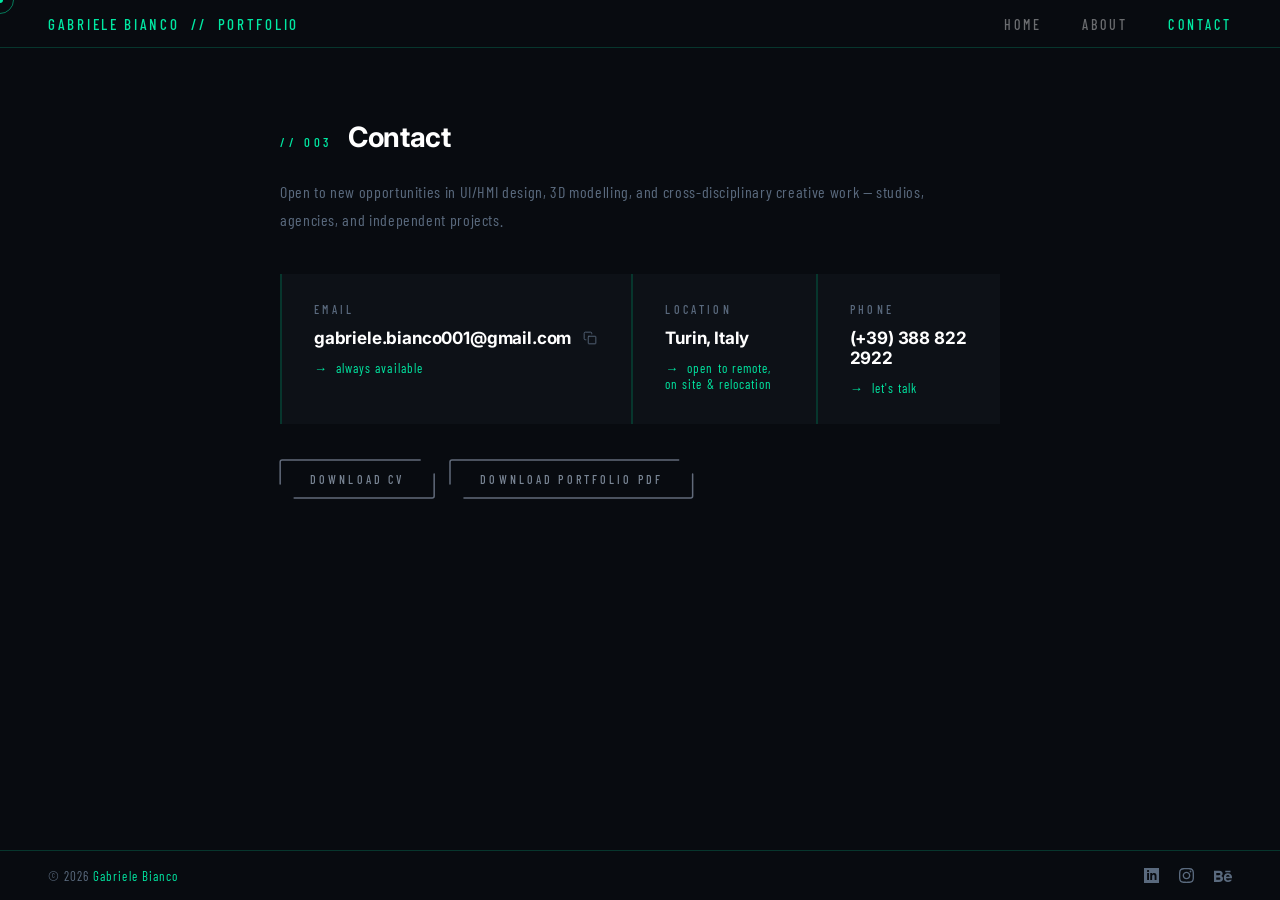
<file: contact.html>
<!DOCTYPE html>
<html lang="en">
<head>
  <meta charset="UTF-8" />
  <meta name="viewport" content="width=device-width, initial-scale=1.0" />
  <title>Contact — Gabriele Bianco</title>
  <link rel="preconnect" href="https://fonts.googleapis.com" />
  <link rel="preconnect" href="https://fonts.gstatic.com" crossorigin />
  <link href="https://fonts.googleapis.com/css2?family=Barlow+Condensed:wght@400;500;600;700&family=Inter:wght@700;800&display=swap" rel="stylesheet" />
  <link rel="stylesheet" href="style.css" />
</head>
<body>

  <!-- NAVBAR -->
  <nav>
    <a href="index.html" class="nav-logo">Gabriele Bianco&nbsp;&nbsp;//&nbsp;&nbsp;Portfolio</a>
    <ul class="nav-links">
      <li><a href="index.html">Home</a></li>
      <li><a href="about.html">About</a></li>
      <li><a href="contact.html" class="active">Contact</a></li>
    </ul>
    <div class="hamburger" id="hamburger">
      <span></span><span></span><span></span>
    </div>
  </nav>
  <div class="mobile-nav" id="mobileNav">
    <a href="index.html">Home</a>
    <a href="about.html">About</a>
    <a href="contact.html" class="active">Contact</a>
  </div>

  <main>
    <section id="contact">
      <div class="contact-inner">

        <div class="contact-heading">
          <span class="contact-num">// 003</span>
          <h2 class="contact-title">Contact</h2>
        </div>

        <p class="contact-intro">
          Open to new opportunities in UI/HMI design, 3D modelling, and cross-disciplinary creative work — studios,<br>
          agencies, and independent projects.
        </p>

        <div class="contact-cards reveal">
          <div class="contact-card">
            <span class="contact-card-label">Email</span>
            <div class="contact-card-value-row">
              <span class="contact-card-value">gabriele.bianco001@gmail.com</span>
              <button class="copy-btn" onclick="copyEmail()" aria-label="Copy email">
                <svg xmlns="http://www.w3.org/2000/svg" width="14" height="14" viewBox="0 0 24 24" fill="none" stroke="currentColor" stroke-width="1.5" stroke-linecap="round" stroke-linejoin="round">
                  <rect x="9" y="9" width="13" height="13" rx="1"/>
                  <path d="M5 15H4a2 2 0 0 1-2-2V4a2 2 0 0 1 2-2h9a2 2 0 0 1 2 2v1"/>
                </svg>
              </button>
            </div>
            <span class="contact-card-sub">→&nbsp;&nbsp;always available</span>
          </div>
          <div class="contact-card">
            <span class="contact-card-label">Location</span>
            <span class="contact-card-value">Turin, Italy</span>
            <span class="contact-card-sub">→&nbsp;&nbsp;open to remote, on site &amp; relocation</span>
          </div>
          <div class="contact-card">
            <span class="contact-card-label">Phone</span>
            <span class="contact-card-value">(+39) 388 822 2922</span>
            <span class="contact-card-sub">→&nbsp;&nbsp;let's talk</span>
          </div>
        </div>

        <div class="contact-btns reveal">
          <div class="btn-wrap">
            <svg class="btn-svg-border" id="svgDCV"     xmlns="http://www.w3.org/2000/svg"></svg>
            <svg class="btn-svg-fill"   id="svgDCVfill"  xmlns="http://www.w3.org/2000/svg"></svg>
            <button class="btn btn-ghost" id="btnDCV" onclick="downloadCV()">Download CV</button>
          </div>
          <div class="btn-wrap">
            <svg class="btn-svg-border" id="svgDPDF"     xmlns="http://www.w3.org/2000/svg"></svg>
            <svg class="btn-svg-fill"   id="svgDPDFfill"  xmlns="http://www.w3.org/2000/svg"></svg>
            <button class="btn btn-ghost" id="btnDPDF" onclick="downloadPDF()">Download Portfolio PDF</button>
          </div>
        </div>

      </div>
    </section>
  </main>

  <!-- FOOTER -->
  <footer>
    <div class="footer-inner">
      <span class="footer-copy">© 2026 <span class="footer-name">Gabriele Bianco</span></span>
      <div class="footer-socials">
        <a href="https://www.linkedin.com/in/gabriele-bianco-483b90208/" target="_blank" rel="noopener" aria-label="LinkedIn" class="social-link">
          <svg xmlns="http://www.w3.org/2000/svg" width="15" height="15" viewBox="0 0 24 24"><path d="M0 0v24h24v-24h-24zm8 19h-3v-11h3v11zm-1.5-12.268c-.966 0-1.75-.79-1.75-1.764s.784-1.764 1.75-1.764 1.75.79 1.75 1.764-.783 1.764-1.75 1.764zm13.5 12.268h-3v-5.604c0-3.368-4-3.113-4 0v5.604h-3v-11h3v1.765c1.397-2.586 7-2.777 7 2.476v6.759z"/></svg>
        </a>
        <a href="https://www.instagram.com/gabrielebianco_" target="_blank" rel="noopener" aria-label="Instagram" class="social-link">
          <svg xmlns="http://www.w3.org/2000/svg" width="15" height="15" viewBox="0 0 24 24"><path d="M12 2.163c3.204 0 3.584.012 4.85.07 3.252.148 4.771 1.691 4.919 4.919.058 1.265.069 1.645.069 4.849 0 3.205-.012 3.584-.069 4.849-.149 3.225-1.664 4.771-4.919 4.919-1.266.058-1.644.07-4.85.07-3.204 0-3.584-.012-4.849-.07-3.26-.149-4.771-1.699-4.919-4.92-.058-1.265-.07-1.644-.07-4.849 0-3.204.013-3.583.07-4.849.149-3.227 1.664-4.771 4.919-4.919 1.266-.057 1.645-.069 4.849-.069zm0-2.163c-3.259 0-3.667.014-4.947.072-4.358.2-6.78 2.618-6.98 6.98-.059 1.281-.073 1.689-.073 4.948 0 3.259.014 3.668.072 4.948.2 4.358 2.618 6.78 6.98 6.98 1.281.058 1.689.072 4.948.072 3.259 0 3.668-.014 4.948-.072 4.354-.2 6.782-2.618 6.979-6.98.059-1.28.073-1.689.073-4.948 0-3.259-.014-3.667-.072-4.947-.196-4.354-2.617-6.78-6.979-6.98-1.281-.059-1.69-.073-4.949-.073zm0 5.838c-3.403 0-6.162 2.759-6.162 6.162s2.759 6.163 6.162 6.163 6.162-2.759 6.162-6.163c0-3.403-2.759-6.162-6.162-6.162zm0 10.162c-2.209 0-4-1.79-4-4 0-2.209 1.791-4 4-4s4 1.791 4 4c0 2.21-1.791 4-4 4zm6.406-11.845c-.796 0-1.441.645-1.441 1.44s.645 1.44 1.441 1.44c.795 0 1.439-.645 1.439-1.44s-.644-1.44-1.439-1.44z"/></svg>
        </a>
        <a href="https://www.behance.net/gabriele12b30d" target="_blank" rel="noopener" aria-label="Behance" class="social-link">
          <svg xmlns="http://www.w3.org/2000/svg" width="18" height="18" viewBox="0 0 24 24"><path d="M22 7h-7v-2h7v2zm1.726 10c-.442 1.297-2.029 3-5.101 3-3.074 0-5.564-1.729-5.564-5.675 0-3.91 2.325-5.92 5.466-5.92 3.082 0 4.964 1.782 5.375 4.426.078.506.109 1.188.095 2.14h-8.027c.13 3.211 3.483 3.312 4.588 2.029h3.168zm-7.686-4h4.965c-.105-1.547-1.136-2.219-2.477-2.219-1.466 0-2.277.768-2.488 2.219zm-9.574 6.988h-6.466v-14.967h6.953c5.476.081 5.58 5.444 2.72 6.906 3.461 1.26 3.577 8.061-3.207 8.061zm-3.466-8.988h3.584c2.508 0 2.906-3-.312-3h-3.272v3zm3.391 3h-3.391v3.016h3.341c3.055 0 2.868-3.016.05-3.016z"/></svg>
        </a>
      </div>
    </div>
  </footer>

  <div class="toast" id="toast"></div>

  <script src="script.js"></script>
  <script>
    window.addEventListener('load', () => {
      setupBtn(document.getElementById('btnDCV'),  document.getElementById('svgDCV'),  document.getElementById('svgDCVfill'),  'rgba(170,185,210,0.55)', '#ffffff');
      setupBtn(document.getElementById('btnDPDF'), document.getElementById('svgDPDF'), document.getElementById('svgDPDFfill'), 'rgba(170,185,210,0.55)', '#ffffff');
    });
  </script>

</body>
</html>
</file>
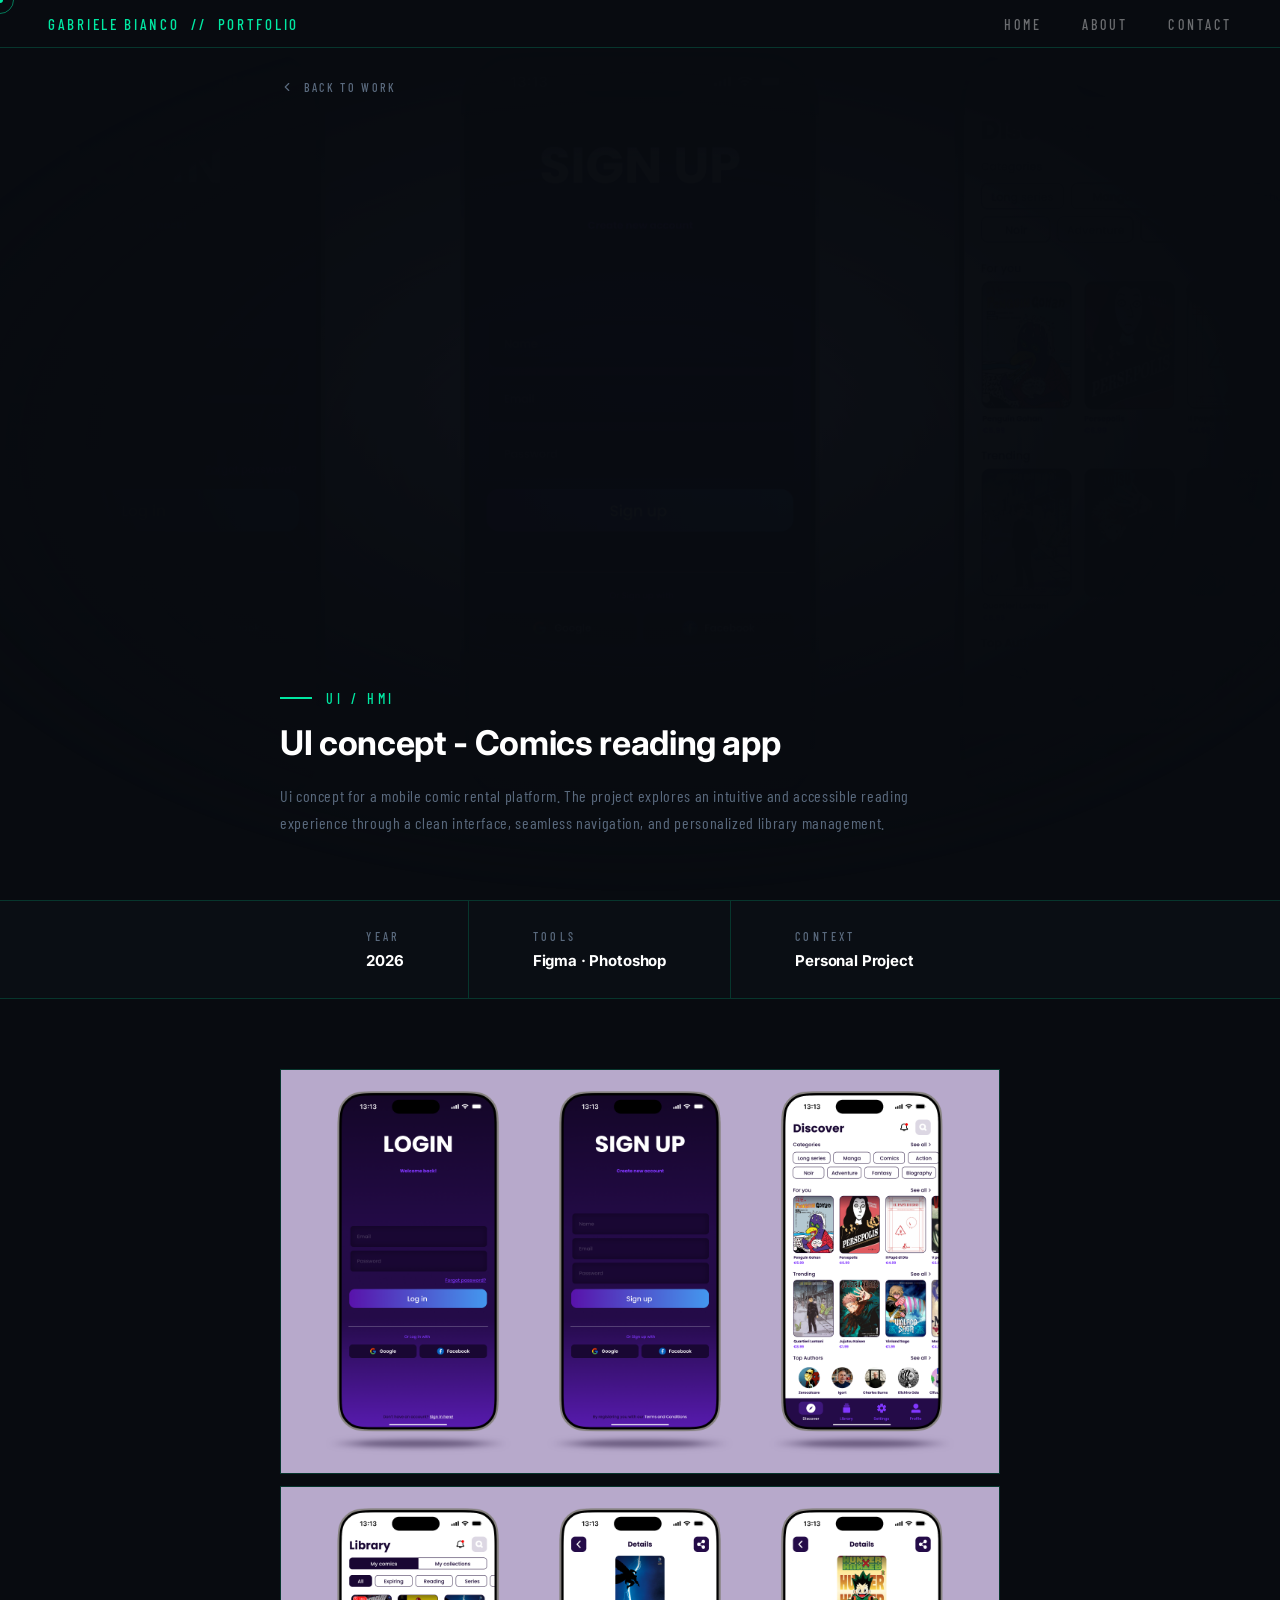
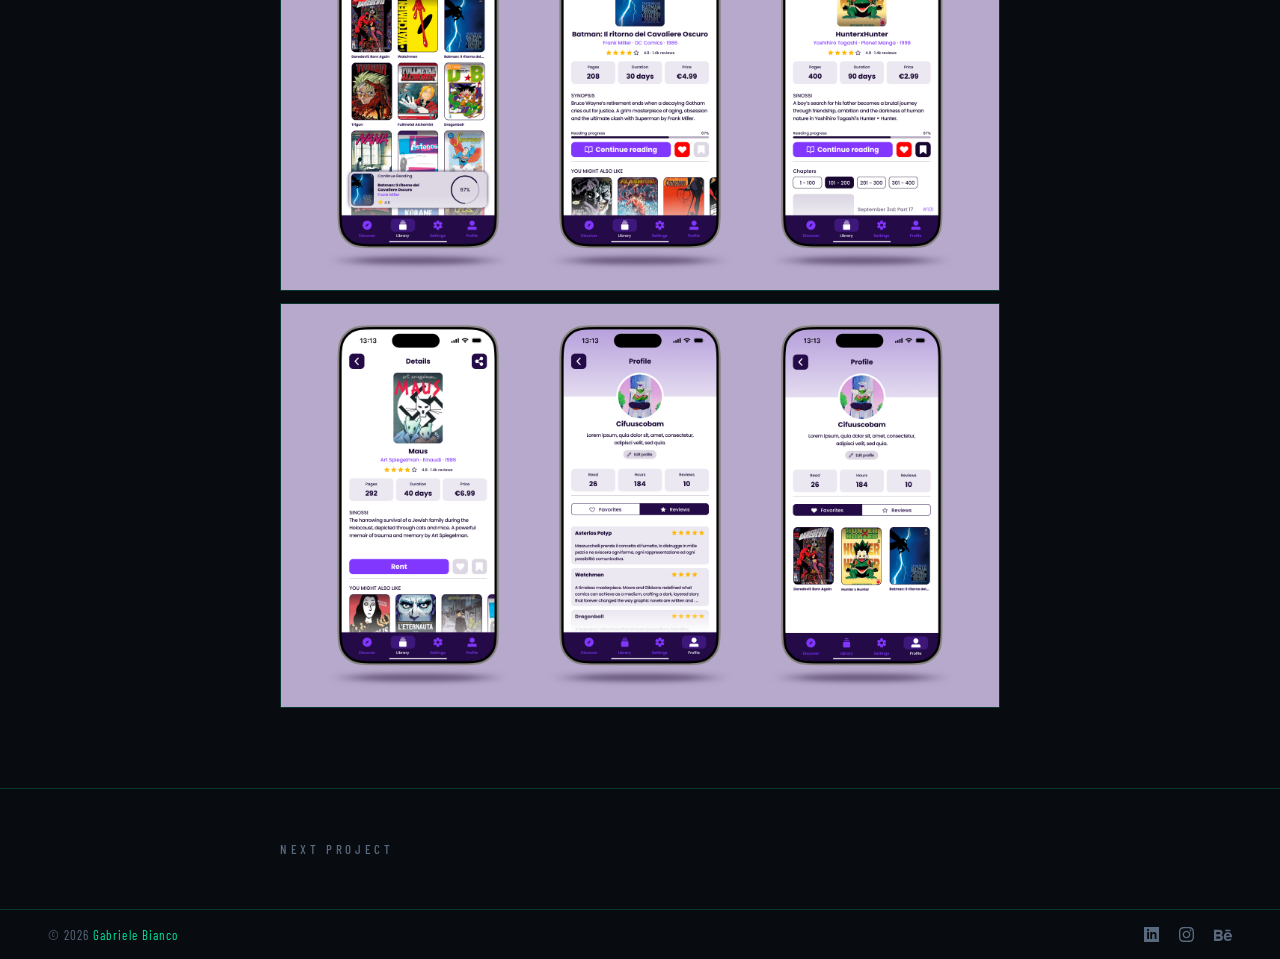
<file: project-comics_app.html>
<!DOCTYPE html>
<html lang="en">
<head>
  <meta charset="UTF-8" />
  <meta name="viewport" content="width=device-width, initial-scale=1.0" />
  <title>Project Name — Gabriele Bianco</title>
  <link rel="preconnect" href="https://fonts.googleapis.com" />
  <link rel="preconnect" href="https://fonts.gstatic.com" crossorigin />
  <link href="https://fonts.googleapis.com/css2?family=Barlow+Condensed:wght@400;500;600;700&family=Inter:wght@700;800&display=swap" rel="stylesheet" />
  <link rel="stylesheet" href="style.css" />
  <style>
    /* ══════════════════════════════════════════════════════════════
       PROJECT PAGE — stili specifici
    ══════════════════════════════════════════════════════════════ */

    /* ── Hero ─────────────────────────────────────────────────── */
    .proj-hero {
      position: relative;
      width: 100%;
      height: 100vh;
      min-height: 560px;
      display: flex;
      align-items: flex-end;
      overflow: hidden;
      padding-top: var(--nav-h);
    }
    .proj-hero-bg {
      position: absolute;
      inset: 0;
      background-color: #0D1420;
      z-index: 0;
    }
    /* Immagine hero a bassa opacità */
    .proj-hero-bg img {
      position: absolute;
      inset: 0;
      width: 100%;
      height: 100%;
      object-fit: cover;
      object-position: center center;
      opacity: 0.28;
      display: block;
    }
    /* Overlay radiale scuro: centro trasparente, bordi si fondono col bg */
    .proj-hero-bg::before {
      content: '';
      position: absolute;
      inset: 0;
      background: radial-gradient(
        ellipse 70% 80% at 50% 40%,
        transparent 0%,
        rgba(8,11,16,0.45) 55%,
        rgba(8,11,16,0.88) 80%,
        rgba(8,11,16,0.98) 100%
      );
      z-index: 1;
    }
    /* Overlay gradiente lineare scuro in basso per il testo */
    .proj-hero-bg::after {
      content: '';
      position: absolute;
      inset: 0;
      background: linear-gradient(
        to bottom,
        rgba(8,11,16,0.10) 0%,
        rgba(8,11,16,0.30) 45%,
        rgba(8,11,16,0.95) 100%
      );
      z-index: 1;
    }

    /* Contenuto hero — in basso a sinistra */
    .proj-hero-content {
      position: relative;
      z-index: 2;
      padding: 0 var(--pad) 64px;
      width: 100%;
    }
    /* eyebrow uses shared .hero-eyebrow, .eyebrow-line, .eyebrow-text from style.css */
    .proj-hero-content .hero-eyebrow { margin-bottom: 16px; }
    .proj-hero-title {
      font-family: 'Inter', sans-serif;
      font-weight: 700;
      font-size: 34px;
      color: #ffffff;
      line-height: 1.15;
      letter-spacing: -0.01em;
      margin-bottom: 20px;
      white-space: nowrap;
    }
    .proj-hero-brief {
      font-family: 'Barlow Condensed', sans-serif;
      font-weight: 400;
      font-size: 16px;
      line-height: 1.7;
      color: var(--bio-color);
      letter-spacing: 0.04em;
      max-width: 680px;
    }

    /* ── Info Bar ─────────────────────────────────────────────── */

    /* ── Back button ──────────────────────────────────────────── */
    .proj-back {
      display: flex;
      align-items: center;
      gap: 10px;
      text-decoration: none;
      color: var(--bio-color);
      font-family: 'Barlow Condensed', sans-serif;
      font-weight: 500;
      font-size: 12px;
      letter-spacing: 0.22em;
      text-transform: uppercase;
      transition: color 0.3s ease;
      width: fit-content;
    }
    .proj-back:hover { color: var(--accent); }
    .proj-back svg { transition: transform 0.3s ease; }
    .proj-back:hover svg { transform: translateX(-3px); }
    /* Posizione assoluta dentro la hero — top left, stessa altezza eyebrow home */
    .proj-back-top {
      position: absolute;
      top: calc(var(--nav-h) + 32px);
      left: var(--pad);
      z-index: 3;
    }

    /* ── Gallery ──────────────────────────────────────────────── */
    .proj-gallery {
      padding: 70px var(--pad) 80px;
      display: flex;
      flex-direction: column;
      gap: 12px;
    }
    /* Immagine full width */
    .proj-img-full {
      width: 100%;
      aspect-ratio: 16 / 9;
      object-fit: cover;
      display: block;
      background: #0D1420;
      /* placeholder visivo */
      position: relative;
    }
    /* Griglia 2 colonne */
    .proj-img-grid {
      display: grid;
      grid-template-columns: repeat(2, 1fr);
      gap: 12px;
    }
    .proj-img-half {
      width: 100%;
      aspect-ratio: 16 / 9;
      object-fit: cover;
      display: block;
      background: #0D1420;
    }
    /* Placeholder visivo per immagini mancanti */
    .proj-img-full,
    .proj-img-half {
      background: #0D1420;
      border: 1px solid var(--border-green);
    }
    /* Caption opzionale sotto immagine */
    .proj-caption {
      font-family: 'Barlow Condensed', sans-serif;
      font-weight: 400;
      font-size: 12px;
      letter-spacing: 0.08em;
      color: var(--bio-color);
      margin-top: -4px;
      margin-bottom: 8px;
    }

    /* ── Responsive ───────────────────────────────────────────── */
    @media (max-width: 1024px) {
    }
    @media (max-width: 768px) {
      .proj-hero-tag { right: 24px; }
      .proj-img-grid { grid-template-columns: 1fr; }
      .proj-next { flex-direction: column; align-items: flex-start; gap: 24px; }
    }
    @media (max-width: 480px) {
    }
  </style>
</head>
<body>

  <!-- NAVBAR -->
  <nav>
    <a href="index.html" class="nav-logo">Gabriele Bianco&nbsp;&nbsp;//&nbsp;&nbsp;Portfolio</a>
    <ul class="nav-links">
      <li><a href="index.html">Home</a></li>
      <li><a href="about.html">About</a></li>
      <li><a href="contact.html">Contact</a></li>
    </ul>
    <div class="hamburger" id="hamburger">
      <span></span><span></span><span></span>
    </div>
  </nav>
  <div class="mobile-nav" id="mobileNav">
    <a href="index.html">Home</a>
    <a href="about.html">About</a>
    <a href="contact.html">Contact</a>
  </div>

  <main>

    <!-- HERO -->
    <section class="proj-hero">
      <div class="proj-hero-bg">
        <img src="images/app fumetti/board1.png" alt="Comics app - login/signup page" />
      </div>
      <!-- Back to Work — top left, allineato all'eyebrow della home -->
      <a href="index.html#work" class="proj-back proj-back-top">
        <svg xmlns="http://www.w3.org/2000/svg" width="14" height="14" viewBox="0 0 24 24" fill="none" stroke="currentColor" stroke-width="2" stroke-linecap="round" stroke-linejoin="round"><polyline points="15 18 9 12 15 6"/></svg>
        Back to Work
      </a>
      <div class="proj-hero-content">
        <div class="hero-eyebrow">
          <span class="eyebrow-line"></span>
          <!-- Cambia il testo con la categoria del progetto:
               UI / HMI · 3D Modeling · Illustrations · Logo & Misc -->
          <span class="eyebrow-text">UI / HMI</span>
        </div>
        <h1 class="proj-hero-title reveal">UI concept - Comics reading app</h1>
        <p class="proj-hero-brief">
          Ui concept for a mobile comic rental platform. The project explores an intuitive and accessible reading experience through a clean interface, seamless navigation, and personalized library management.
        </p>
      </div>
    </section>

    <!-- INFO BAR -->
    <div class="proj-info">
      <div class="proj-info-inner">
        <div class="proj-info-item">
          <span class="proj-info-label">Year</span>
          <span class="proj-info-value">2026</span>
        </div>
        <div class="proj-info-item">
          <span class="proj-info-label">Tools</span>
          <span class="proj-info-value">Figma · Photoshop</span>
        </div>
        <div class="proj-info-item">
          <span class="proj-info-label">Context</span>
          <span class="proj-info-value">Personal Project</span>
        </div>
      </div>
    </div>



    <!-- GALLERY -->
    <div class="proj-gallery">

      <!-- Immagine principale full width -->
      <img class="proj-img-full" src="images/app fumetti/board1.png" alt="Comics app - login/signup page" />

      <!-- Seconda immagine full width -->
      <img class="proj-img-full" src="images/app fumetti/board2.png" alt="Comics app - library page" />

      <!-- Terza immagine full width -->
      <img class="proj-img-full" src="images/app fumetti/board3.png" alt="Comics app - profile page" />

    </div><!-- /proj-gallery -->

    <!-- NEXT PROJECT -->
    <a href="project-etesia.html" class="proj-next">
      <div class="proj-next-inner">
        <span class="proj-next-label">Next Project</span>
        <div class="proj-next-sep"></div>
        <span class="proj-next-title">M*serati Etesia</span>
        <div class="proj-next-arrow">
          <svg xmlns="http://www.w3.org/2000/svg" width="16" height="16" viewBox="0 0 24 24" fill="none" stroke="#00e8a2" stroke-width="2" stroke-linecap="round" stroke-linejoin="round"><polyline points="9 18 15 12 9 6"/></svg>
        </div>
      </div>
    </a>

  </main>

  <!-- FOOTER -->
  <footer>
    <div class="footer-inner">
      <span class="footer-copy">© 2026 <span class="footer-name">Gabriele Bianco</span></span>
      <div class="footer-socials">
        <a href="https://www.linkedin.com/in/gabriele-bianco-483b90208/" target="_blank" rel="noopener" aria-label="LinkedIn" class="social-link">
          <svg xmlns="http://www.w3.org/2000/svg" width="15" height="15" viewBox="0 0 24 24"><path d="M0 0v24h24v-24h-24zm8 19h-3v-11h3v11zm-1.5-12.268c-.966 0-1.75-.79-1.75-1.764s.784-1.764 1.75-1.764 1.75.79 1.75 1.764-.783 1.764-1.75 1.764zm13.5 12.268h-3v-5.604c0-3.368-4-3.113-4 0v5.604h-3v-11h3v1.765c1.397-2.586 7-2.777 7 2.476v6.759z"/></svg>
        </a>
        <a href="https://www.instagram.com/gabrielebianco_" target="_blank" rel="noopener" aria-label="Instagram" class="social-link">
          <svg xmlns="http://www.w3.org/2000/svg" width="15" height="15" viewBox="0 0 24 24"><path d="M12 2.163c3.204 0 3.584.012 4.85.07 3.252.148 4.771 1.691 4.919 4.919.058 1.265.069 1.645.069 4.849 0 3.205-.012 3.584-.069 4.849-.149 3.225-1.664 4.771-4.919 4.919-1.266.058-1.644.07-4.85.07-3.204 0-3.584-.012-4.849-.07-3.26-.149-4.771-1.699-4.919-4.92-.058-1.265-.07-1.644-.07-4.849 0-3.204.013-3.583.07-4.849.149-3.227 1.664-4.771 4.919-4.919 1.266-.057 1.645-.069 4.849-.069zm0-2.163c-3.259 0-3.667.014-4.947.072-4.358.2-6.78 2.618-6.98 6.98-.059 1.281-.073 1.689-.073 4.948 0 3.259.014 3.668.072 4.948.2 4.358 2.618 6.78 6.98 6.98 1.281.058 1.689.072 4.948.072 3.259 0 3.668-.014 4.948-.072 4.354-.2 6.782-2.618 6.979-6.98.059-1.28.073-1.689.073-4.948 0-3.259-.014-3.667-.072-4.947-.196-4.354-2.617-6.78-6.979-6.98-1.281-.059-1.69-.073-4.949-.073zm0 5.838c-3.403 0-6.162 2.759-6.162 6.162s2.759 6.163 6.162 6.163 6.162-2.759 6.162-6.163c0-3.403-2.759-6.162-6.162-6.162zm0 10.162c-2.209 0-4-1.79-4-4 0-2.209 1.791-4 4-4s4 1.791 4 4c0 2.21-1.791 4-4 4zm6.406-11.845c-.796 0-1.441.645-1.441 1.44s.645 1.44 1.441 1.44c.795 0 1.439-.645 1.439-1.44s-.644-1.44-1.439-1.44z"/></svg>
        </a>
        <a href="https://www.behance.net/gabriele12b30d" target="_blank" rel="noopener" aria-label="Behance" class="social-link">
          <svg xmlns="http://www.w3.org/2000/svg" width="18" height="18" viewBox="0 0 24 24"><path d="M22 7h-7v-2h7v2zm1.726 10c-.442 1.297-2.029 3-5.101 3-3.074 0-5.564-1.729-5.564-5.675 0-3.91 2.325-5.92 5.466-5.92 3.082 0 4.964 1.782 5.375 4.426.078.506.109 1.188.095 2.14h-8.027c.13 3.211 3.483 3.312 4.588 2.029h3.168zm-7.686-4h4.965c-.105-1.547-1.136-2.219-2.477-2.219-1.466 0-2.277.768-2.488 2.219zm-9.574 6.988h-6.466v-14.967h6.953c5.476.081 5.58 5.444 2.72 6.906 3.461 1.26 3.577 8.061-3.207 8.061zm-3.466-8.988h3.584c2.508 0 2.906-3-.312-3h-3.272v3zm3.391 3h-3.391v3.016h3.341c3.055 0 2.868-3.016.05-3.016z"/></svg>
        </a>
      </div>
    </div>
  </footer>

  <div class="toast" id="toast"></div>
  <script src="script.js"></script>
  <script>
    /* Rimuovi back-to-top nelle pagine progetto */
    window.addEventListener('load', () => {
      const btt = document.querySelector('.back-to-top');
      if (btt) btt.remove();
    });
  </script>

</body>
</html>
</file>
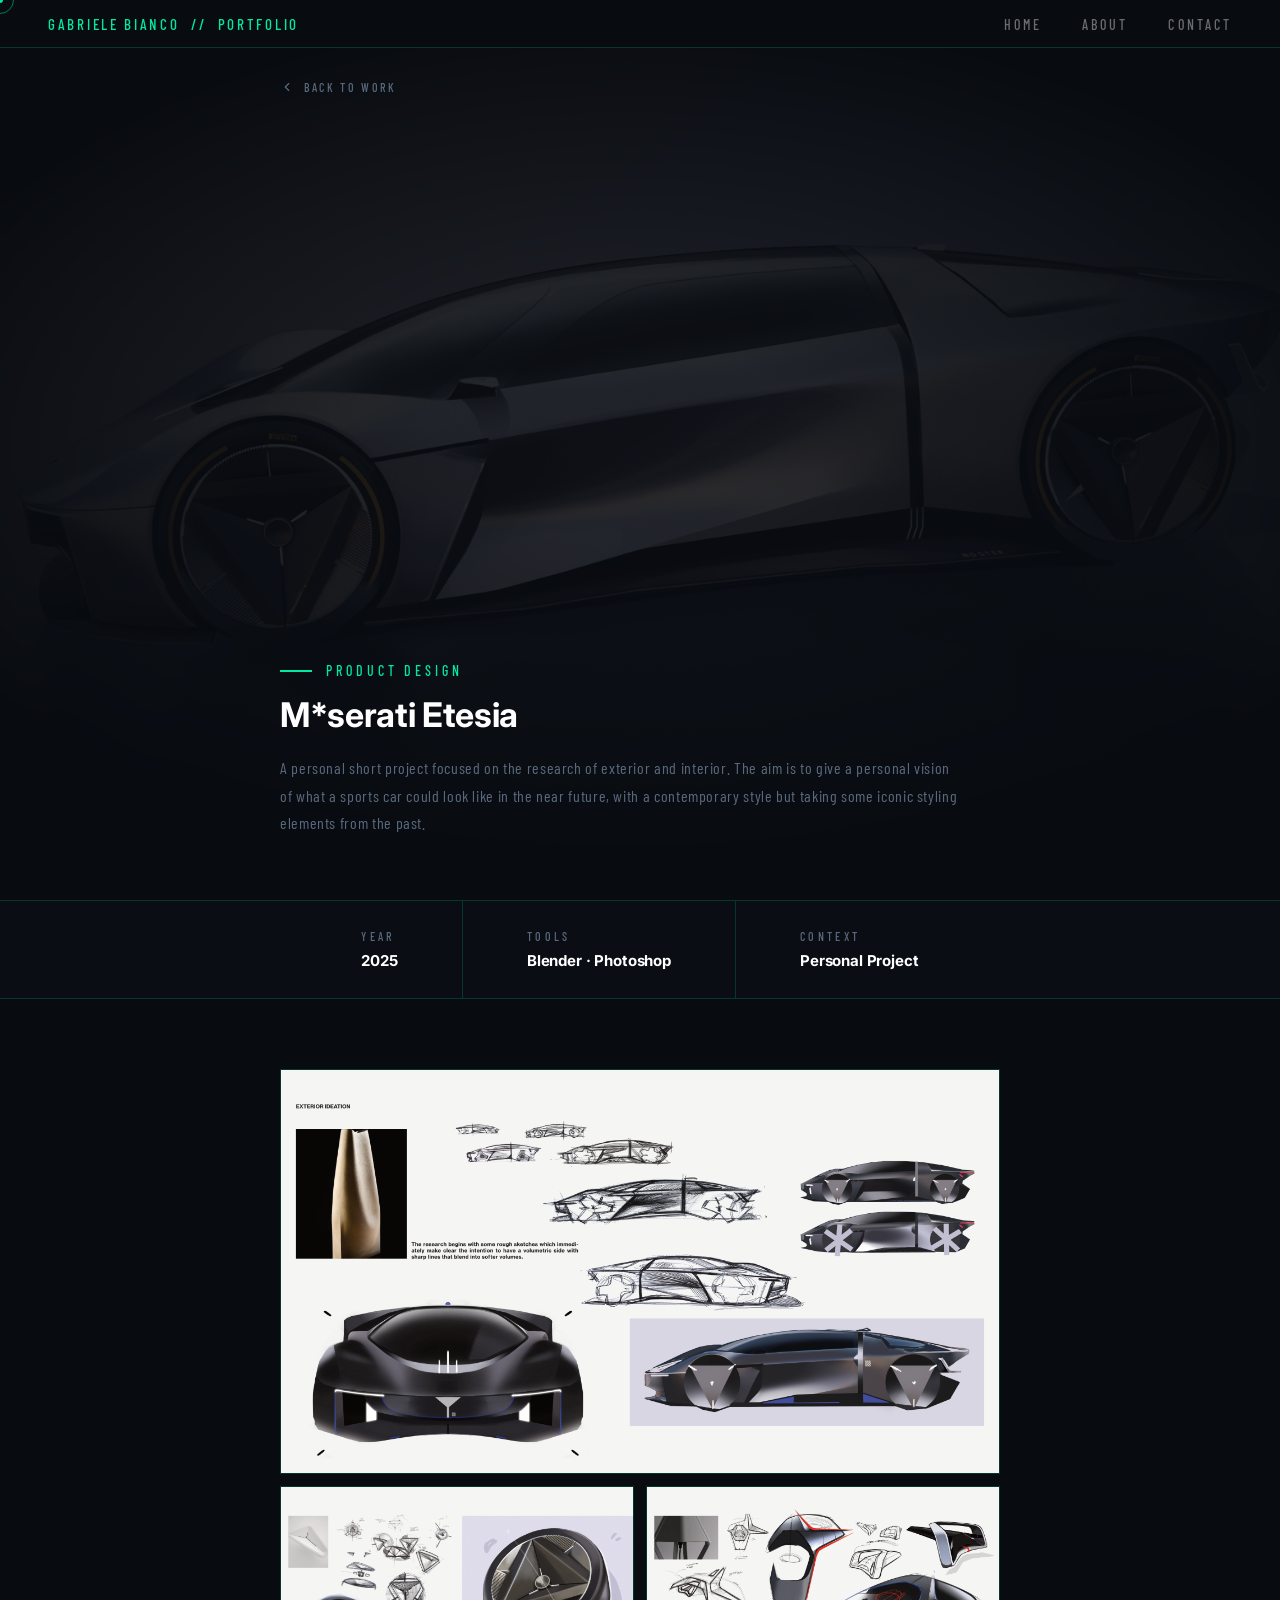
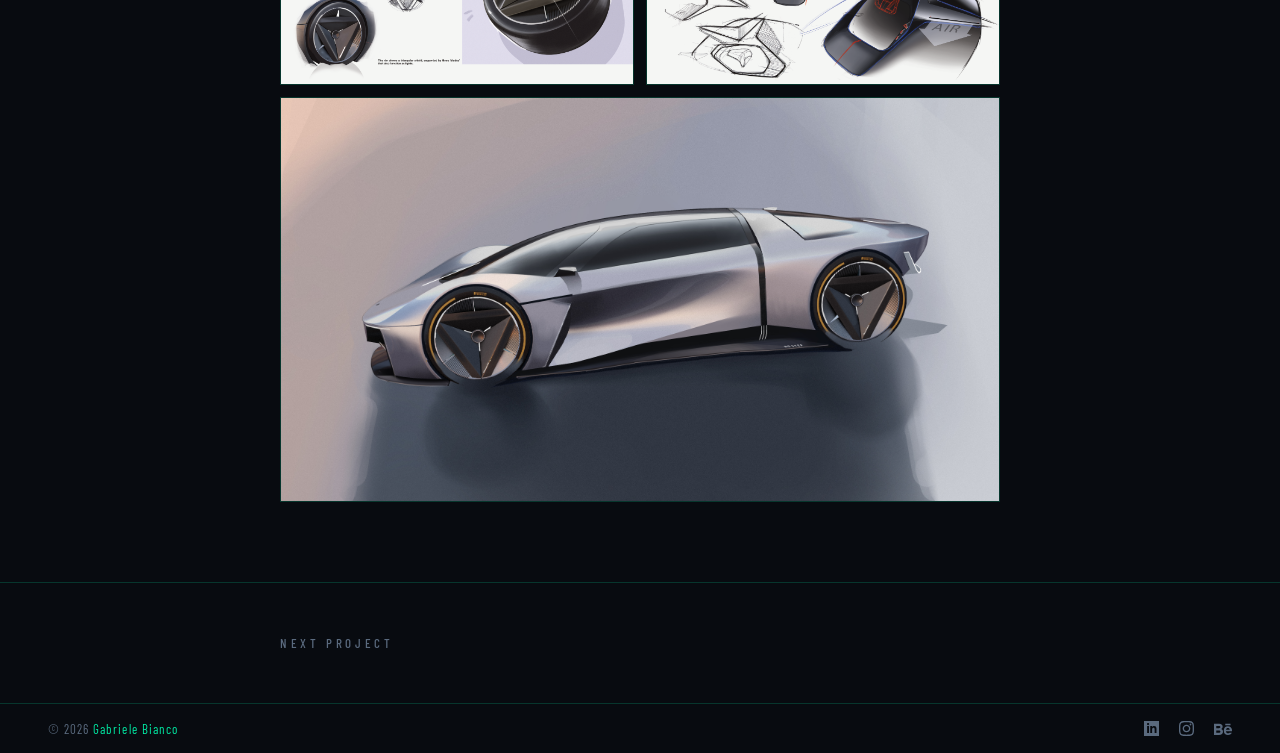
<file: project-etesia.html>
<!DOCTYPE html>
<html lang="en">
<head>
  <meta charset="UTF-8" />
  <meta name="viewport" content="width=device-width, initial-scale=1.0" />
  <title>Project Name — Gabriele Bianco</title>
  <link rel="preconnect" href="https://fonts.googleapis.com" />
  <link rel="preconnect" href="https://fonts.gstatic.com" crossorigin />
  <link href="https://fonts.googleapis.com/css2?family=Barlow+Condensed:wght@400;500;600;700&family=Inter:wght@700;800&display=swap" rel="stylesheet" />
  <link rel="stylesheet" href="style.css" />
  <style>
    /* ══════════════════════════════════════════════════════════════
       PROJECT PAGE — stili specifici
    ══════════════════════════════════════════════════════════════ */

    /* ── Info Bar ─────────────────────────────────────────────── */

    /* ── Back button ──────────────────────────────────────────── */
    .proj-back {
      display: flex;
      align-items: center;
      gap: 10px;
      text-decoration: none;
      color: var(--bio-color);
      font-family: 'Barlow Condensed', sans-serif;
      font-weight: 500;
      font-size: 12px;
      letter-spacing: 0.22em;
      text-transform: uppercase;
      transition: color 0.3s ease;
      width: fit-content;
    }
    .proj-back:hover { color: var(--accent); }
    .proj-back svg { transition: transform 0.3s ease; }
    .proj-back:hover svg { transform: translateX(-3px); }
    /* Posizione assoluta dentro la hero — top left, stessa altezza eyebrow home */
    .proj-back-top {
      position: absolute;
      top: calc(var(--nav-h) + 32px);
      left: var(--pad);
      z-index: 3;
    }

    /* ── Gallery ──────────────────────────────────────────────── */
    .proj-gallery {
      padding: 70px var(--pad) 80px;
      display: flex;
      flex-direction: column;
      gap: 12px;
    }
    /* Immagine full width */
    .proj-img-full {
      width: 100%;
      aspect-ratio: 16 / 9;
      object-fit: cover;
      display: block;
      background: #0D1420;
      /* placeholder visivo */
      position: relative;
    }
    /* Griglia 2 colonne */
    .proj-img-grid {
      display: grid;
      grid-template-columns: repeat(2, 1fr);
      gap: 12px;
    }
    .proj-img-half {
      width: 100%;
      aspect-ratio: 16 / 9;
      object-fit: cover;
      display: block;
      background: #0D1420;
    }
    /* Placeholder visivo per immagini mancanti */
    .proj-img-full,
    .proj-img-half {
      background: #0D1420;
      border: 1px solid var(--border-green);
    }
    /* Caption opzionale sotto immagine */
    .proj-caption {
      font-family: 'Barlow Condensed', sans-serif;
      font-weight: 400;
      font-size: 12px;
      letter-spacing: 0.08em;
      color: var(--bio-color);
      margin-top: -4px;
      margin-bottom: 8px;
    }

    /* ── Responsive ───────────────────────────────────────────── */
    @media (max-width: 1024px) {
    }
    @media (max-width: 768px) {
      .proj-hero-tag { right: 24px; }
      .proj-img-grid { grid-template-columns: 1fr; }
      .proj-next { flex-direction: column; align-items: flex-start; gap: 24px; }
    }
    @media (max-width: 480px) {
    }
  </style>
</head>
<body>

  <!-- NAVBAR -->
  <nav>
    <a href="index.html" class="nav-logo">Gabriele Bianco&nbsp;&nbsp;//&nbsp;&nbsp;Portfolio</a>
    <ul class="nav-links">
      <li><a href="index.html">Home</a></li>
      <li><a href="about.html">About</a></li>
      <li><a href="contact.html">Contact</a></li>
    </ul>
    <div class="hamburger" id="hamburger">
      <span></span><span></span><span></span>
    </div>
  </nav>
  <div class="mobile-nav" id="mobileNav">
    <a href="index.html">Home</a>
    <a href="about.html">About</a>
    <a href="contact.html">Contact</a>
  </div>

  <main>

    <!-- HERO -->
    <section class="proj-hero">
      <div class="proj-hero-bg" style="background-image:url('images/etesia/tipup rendernuovo1.jpg')"></div>
      <!-- Back to Work — top left, allineato all'eyebrow della home -->
      <a href="index.html#work" class="proj-back proj-back-top">
        <svg xmlns="http://www.w3.org/2000/svg" width="14" height="14" viewBox="0 0 24 24" fill="none" stroke="currentColor" stroke-width="2" stroke-linecap="round" stroke-linejoin="round"><polyline points="15 18 9 12 15 6"/></svg>
        Back to Work
      </a>
      <div class="proj-hero-content">
        <div class="hero-eyebrow">
          <span class="eyebrow-line"></span>
          <!-- Cambia il testo con la categoria del progetto:
               UI / HMI · 3D Modeling · Illustrations · Logo & Misc -->
          <span class="eyebrow-text">Product design</span>
        </div>
        <h1 class="proj-hero-title reveal">M*serati Etesia</h1>
        <p class="proj-hero-brief">
          A personal short project focused on the research of exterior and interior. The aim is to give a personal vision of what a sports car could look like in the near
future, with a contemporary style but taking some iconic styling elements from the past.
        </p>
      </div>
    </section>

    <!-- INFO BAR -->
    <div class="proj-info">
      <div class="proj-info-inner">
        <div class="proj-info-item">
          <span class="proj-info-label">Year</span>
          <span class="proj-info-value">2025</span>
        </div>
        <div class="proj-info-item">
          <span class="proj-info-label">Tools</span>
          <span class="proj-info-value">Blender · Photoshop</span>
        </div>
        <div class="proj-info-item">
          <span class="proj-info-label">Context</span>
          <span class="proj-info-value">Personal Project</span>
        </div>
      </div>
    </div>



    <!-- GALLERY -->
    <div class="proj-gallery">

      <!-- Exterior ideation board — full width -->
      <img class="proj-img-full" src="images/etesia/PF1.png" alt="M*serati Etesia — exterior ideation board" />

      <!-- Wheel design board + Interior/cockpit board — griglia 2 colonne -->
      <div class="proj-img-grid">
        <img class="proj-img-half" src="images/etesia/PF2.png" alt="M*serati Etesia — wheel design board" />
        <img class="proj-img-half" src="images/etesia/PF3.png" alt="M*serati Etesia — interior and cockpit board" />
      </div>

      <!-- Final render — full width -->
      <img class="proj-img-full" src="images/etesia/tipup rendernuovo1.jpg" alt="M*serati Etesia — final render, side view" />

    </div><!-- /proj-gallery -->

    <!-- NEXT PROJECT -->
    <a href="project-king_kaio.html" class="proj-next">
      <div class="proj-next-inner">
        <span class="proj-next-label">Next Project</span>
        <div class="proj-next-sep"></div>
        <span class="proj-next-title">King Kaioh's car</span>
        <div class="proj-next-arrow">
          <svg xmlns="http://www.w3.org/2000/svg" width="16" height="16" viewBox="0 0 24 24" fill="none" stroke="#00e8a2" stroke-width="2" stroke-linecap="round" stroke-linejoin="round"><polyline points="9 18 15 12 9 6"/></svg>
        </div>
      </div>
    </a>

  </main>

  <!-- FOOTER -->
  <footer>
    <div class="footer-inner">
      <span class="footer-copy">© 2026 <span class="footer-name">Gabriele Bianco</span></span>
      <div class="footer-socials">
        <a href="https://www.linkedin.com/in/gabriele-bianco-483b90208/" target="_blank" rel="noopener" aria-label="LinkedIn" class="social-link">
          <svg xmlns="http://www.w3.org/2000/svg" width="15" height="15" viewBox="0 0 24 24"><path d="M0 0v24h24v-24h-24zm8 19h-3v-11h3v11zm-1.5-12.268c-.966 0-1.75-.79-1.75-1.764s.784-1.764 1.75-1.764 1.75.79 1.75 1.764-.783 1.764-1.75 1.764zm13.5 12.268h-3v-5.604c0-3.368-4-3.113-4 0v5.604h-3v-11h3v1.765c1.397-2.586 7-2.777 7 2.476v6.759z"/></svg>
        </a>
        <a href="https://www.instagram.com/gabrielebianco_" target="_blank" rel="noopener" aria-label="Instagram" class="social-link">
          <svg xmlns="http://www.w3.org/2000/svg" width="15" height="15" viewBox="0 0 24 24"><path d="M12 2.163c3.204 0 3.584.012 4.85.07 3.252.148 4.771 1.691 4.919 4.919.058 1.265.069 1.645.069 4.849 0 3.205-.012 3.584-.069 4.849-.149 3.225-1.664 4.771-4.919 4.919-1.266.058-1.644.07-4.85.07-3.204 0-3.584-.012-4.849-.07-3.26-.149-4.771-1.699-4.919-4.92-.058-1.265-.07-1.644-.07-4.849 0-3.204.013-3.583.07-4.849.149-3.227 1.664-4.771 4.919-4.919 1.266-.057 1.645-.069 4.849-.069zm0-2.163c-3.259 0-3.667.014-4.947.072-4.358.2-6.78 2.618-6.98 6.98-.059 1.281-.073 1.689-.073 4.948 0 3.259.014 3.668.072 4.948.2 4.358 2.618 6.78 6.98 6.98 1.281.058 1.689.072 4.948.072 3.259 0 3.668-.014 4.948-.072 4.354-.2 6.782-2.618 6.979-6.98.059-1.28.073-1.689.073-4.948 0-3.259-.014-3.667-.072-4.947-.196-4.354-2.617-6.78-6.979-6.98-1.281-.059-1.69-.073-4.949-.073zm0 5.838c-3.403 0-6.162 2.759-6.162 6.162s2.759 6.163 6.162 6.163 6.162-2.759 6.162-6.163c0-3.403-2.759-6.162-6.162-6.162zm0 10.162c-2.209 0-4-1.79-4-4 0-2.209 1.791-4 4-4s4 1.791 4 4c0 2.21-1.791 4-4 4zm6.406-11.845c-.796 0-1.441.645-1.441 1.44s.645 1.44 1.441 1.44c.795 0 1.439-.645 1.439-1.44s-.644-1.44-1.439-1.44z"/></svg>
        </a>
        <a href="https://www.behance.net/gabriele12b30d" target="_blank" rel="noopener" aria-label="Behance" class="social-link">
          <svg xmlns="http://www.w3.org/2000/svg" width="18" height="18" viewBox="0 0 24 24"><path d="M22 7h-7v-2h7v2zm1.726 10c-.442 1.297-2.029 3-5.101 3-3.074 0-5.564-1.729-5.564-5.675 0-3.91 2.325-5.92 5.466-5.92 3.082 0 4.964 1.782 5.375 4.426.078.506.109 1.188.095 2.14h-8.027c.13 3.211 3.483 3.312 4.588 2.029h3.168zm-7.686-4h4.965c-.105-1.547-1.136-2.219-2.477-2.219-1.466 0-2.277.768-2.488 2.219zm-9.574 6.988h-6.466v-14.967h6.953c5.476.081 5.58 5.444 2.72 6.906 3.461 1.26 3.577 8.061-3.207 8.061zm-3.466-8.988h3.584c2.508 0 2.906-3-.312-3h-3.272v3zm3.391 3h-3.391v3.016h3.341c3.055 0 2.868-3.016.05-3.016z"/></svg>
        </a>
      </div>
    </div>
  </footer>

  <div class="toast" id="toast"></div>
  <script src="script.js"></script>
  <script>
    /* Rimuovi back-to-top nelle pagine progetto */
    window.addEventListener('load', () => {
      const btt = document.querySelector('.back-to-top');
      if (btt) btt.remove();
    });
  </script>

</body>
</html>
</file>
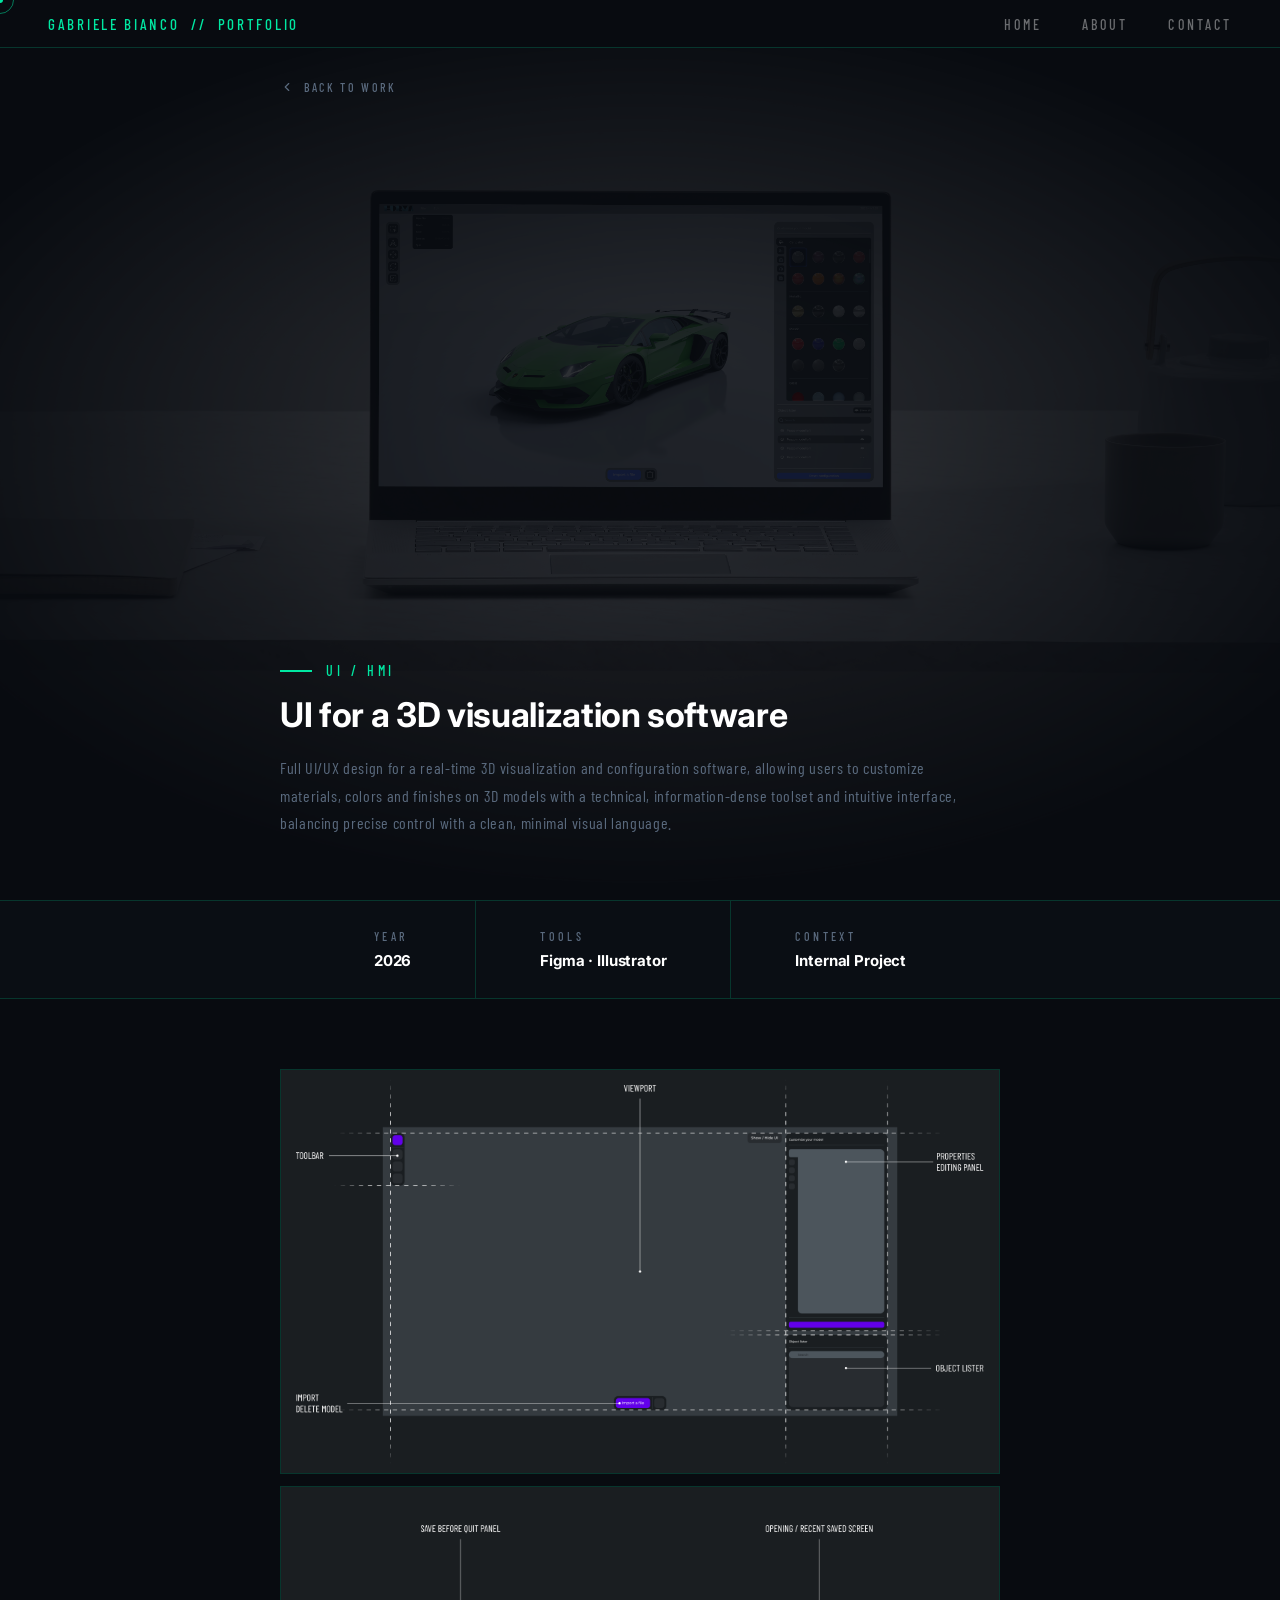
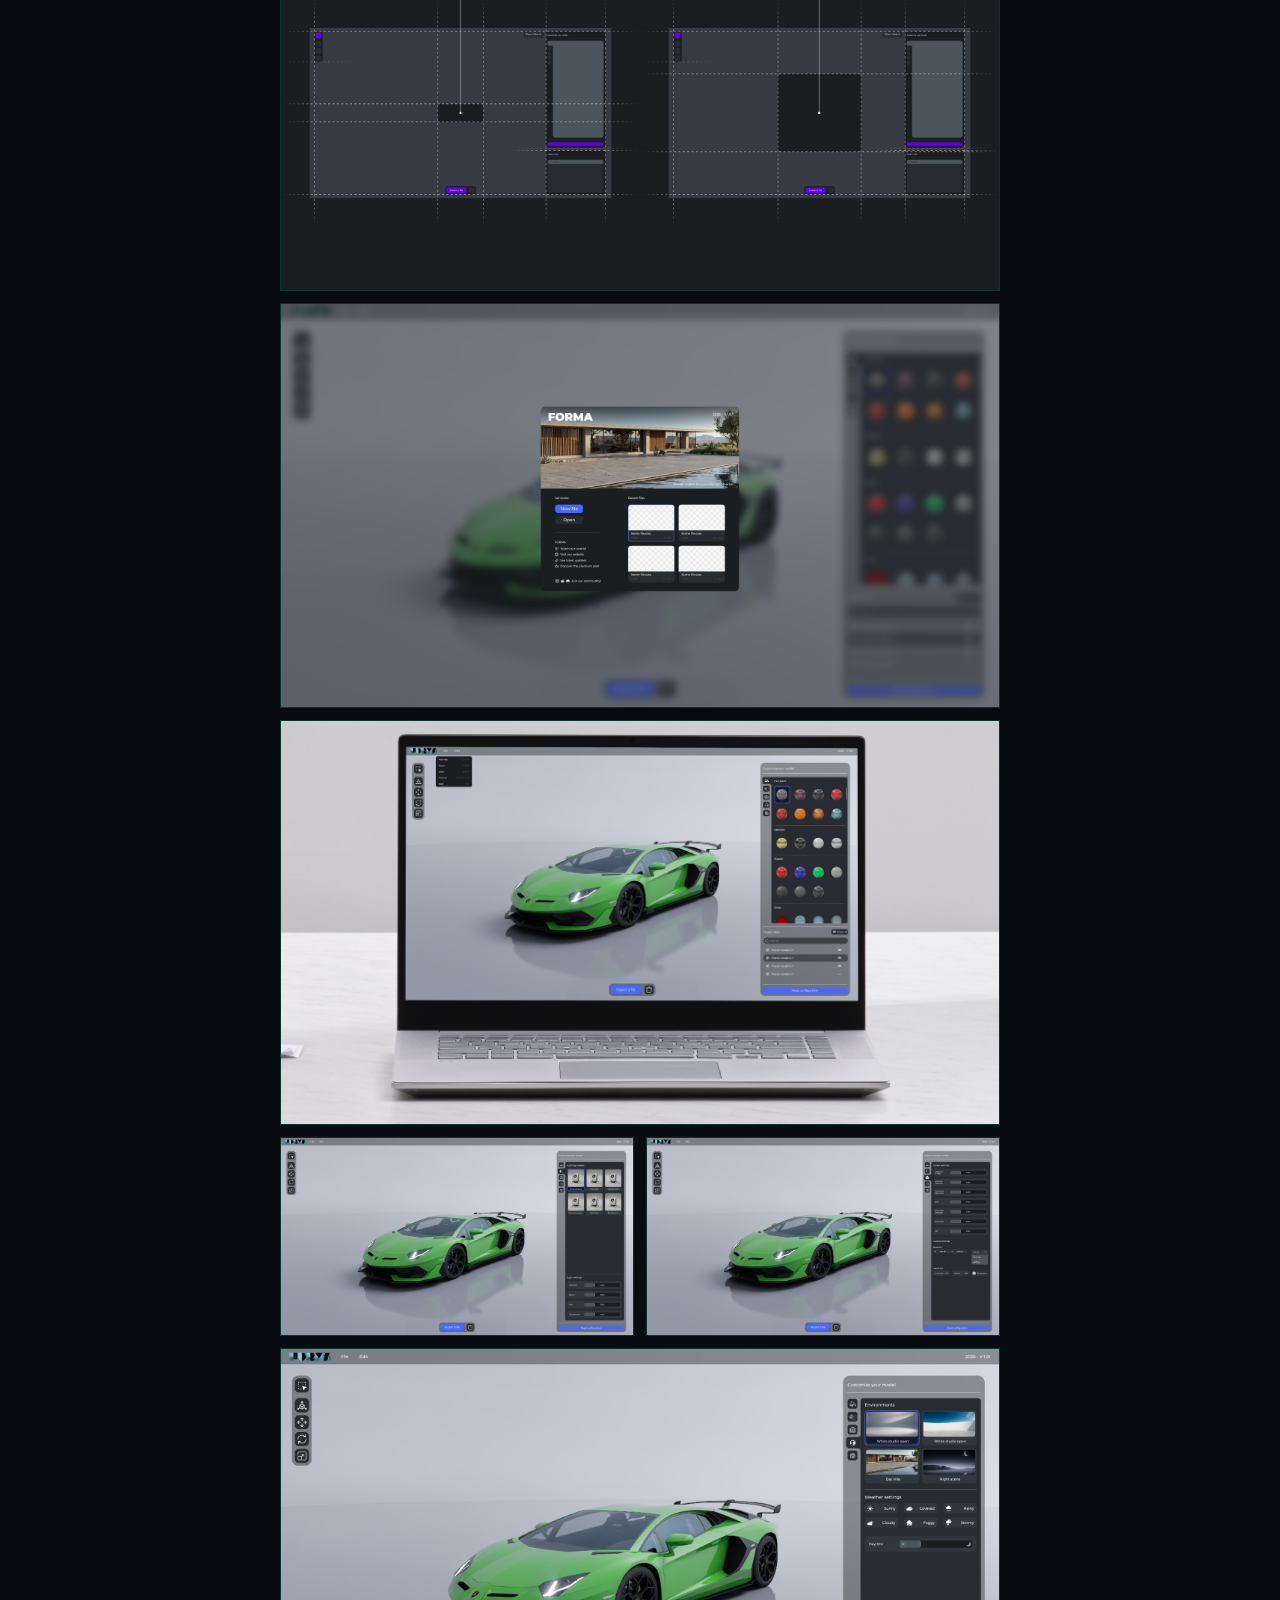
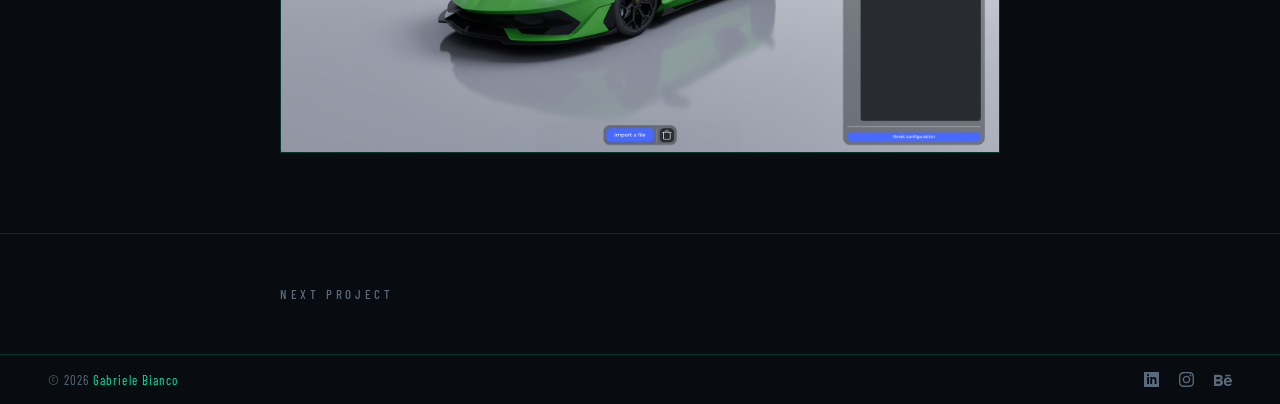
<file: project-forma.html>
<!DOCTYPE html>
<html lang="en">
<head>
  <meta charset="UTF-8" />
  <meta name="viewport" content="width=device-width, initial-scale=1.0" />
  <title>Project Name — Gabriele Bianco</title>
  <link rel="preconnect" href="https://fonts.googleapis.com" />
  <link rel="preconnect" href="https://fonts.gstatic.com" crossorigin />
  <link href="https://fonts.googleapis.com/css2?family=Barlow+Condensed:wght@400;500;600;700&family=Inter:wght@700;800&display=swap" rel="stylesheet" />
  <link rel="stylesheet" href="style.css" />
  <style>
    /* ══════════════════════════════════════════════════════════════
       PROJECT PAGE — stili specifici
    ══════════════════════════════════════════════════════════════ */

    /* ── Info Bar ─────────────────────────────────────────────── */

    /* ── Back button ──────────────────────────────────────────── */
    .proj-back {
      display: flex;
      align-items: center;
      gap: 10px;
      text-decoration: none;
      color: var(--bio-color);
      font-family: 'Barlow Condensed', sans-serif;
      font-weight: 500;
      font-size: 12px;
      letter-spacing: 0.22em;
      text-transform: uppercase;
      transition: color 0.3s ease;
      width: fit-content;
    }
    .proj-back:hover { color: var(--accent); }
    .proj-back svg { transition: transform 0.3s ease; }
    .proj-back:hover svg { transform: translateX(-3px); }
    /* Posizione assoluta dentro la hero — top left, stessa altezza eyebrow home */
    .proj-back-top {
      position: absolute;
      top: calc(var(--nav-h) + 32px);
      left: var(--pad);
      z-index: 3;
    }

    /* ── Gallery ──────────────────────────────────────────────── */
    .proj-gallery {
      padding: 70px var(--pad) 80px;
      display: flex;
      flex-direction: column;
      gap: 12px;
    }
    /* Immagine full width */
    .proj-img-full {
      width: 100%;
      aspect-ratio: 16 / 9;
      object-fit: cover;
      display: block;
      background: #0D1420;
      /* placeholder visivo */
      position: relative;
    }
    /* Griglia 2 colonne */
    .proj-img-grid {
      display: grid;
      grid-template-columns: repeat(2, 1fr);
      gap: 12px;
    }
    .proj-img-half {
      width: 100%;
      aspect-ratio: 16 / 9;
      object-fit: cover;
      display: block;
      background: #0D1420;
    }
    /* Crop/zoom mirato sullo schermo del mockup laptop */
    .proj-img-crop-mockup {
      overflow: hidden;
      position: relative;
    }
    .proj-img-crop-mockup img {
      width: 100%;
      height: 100%;
      object-fit: cover;
      object-position: 50% 40%;
      transform: scale(1.6);
      transform-origin: 50% 40%;
      display: block;
    }

    /* Placeholder visivo per immagini mancanti */
    .proj-img-full,
    .proj-img-half {
      background: #0D1420;
      border: 1px solid var(--border-green);
    }
    /* Caption opzionale sotto immagine */
    .proj-caption {
      font-family: 'Barlow Condensed', sans-serif;
      font-weight: 400;
      font-size: 12px;
      letter-spacing: 0.08em;
      color: var(--bio-color);
      margin-top: -4px;
      margin-bottom: 8px;
    }

    /* ── Responsive ───────────────────────────────────────────── */
    @media (max-width: 1024px) {
    }
    @media (max-width: 768px) {
      .proj-hero-tag { right: 24px; }
      .proj-img-grid { grid-template-columns: 1fr; }
      .proj-next { flex-direction: column; align-items: flex-start; gap: 24px; }
    }
    @media (max-width: 480px) {
    }
  </style>
</head>
<body>

  <!-- NAVBAR -->
  <nav>
    <a href="index.html" class="nav-logo">Gabriele Bianco&nbsp;&nbsp;//&nbsp;&nbsp;Portfolio</a>
    <ul class="nav-links">
      <li><a href="index.html">Home</a></li>
      <li><a href="about.html">About</a></li>
      <li><a href="contact.html">Contact</a></li>
    </ul>
    <div class="hamburger" id="hamburger">
      <span></span><span></span><span></span>
    </div>
  </nav>
  <div class="mobile-nav" id="mobileNav">
    <a href="index.html">Home</a>
    <a href="about.html">About</a>
    <a href="contact.html">Contact</a>
  </div>

  <main>

    <!-- HERO -->
    <section class="proj-hero">
      <div class="proj-hero-bg" style="background-image:url('images/forma/dd_mockup1.png')"></div>
      <!-- Back to Work — top left, allineato all'eyebrow della home -->
      <a href="index.html#work" class="proj-back proj-back-top">
        <svg xmlns="http://www.w3.org/2000/svg" width="14" height="14" viewBox="0 0 24 24" fill="none" stroke="currentColor" stroke-width="2" stroke-linecap="round" stroke-linejoin="round"><polyline points="15 18 9 12 15 6"/></svg>
        Back to Work
      </a>
      <div class="proj-hero-content">
        <div class="hero-eyebrow">
          <span class="eyebrow-line"></span>
          <!-- Cambia il testo con la categoria del progetto:
               UI / HMI · 3D Modeling · Illustrations · Logo & Misc -->
          <span class="eyebrow-text">UI / HMI</span>
        </div>
        <h1 class="proj-hero-title reveal">UI for a 3D visualization software</h1>
        <p class="proj-hero-brief">
          Full UI/UX design for a real-time 3D visualization and configuration software, allowing users to customize materials, colors and finishes on 3D models with a technical, information-dense toolset and intuitive interface, balancing precise control with a clean, minimal visual language.
        </p>
      </div>
    </section>

    <!-- INFO BAR -->
    <div class="proj-info">
      <div class="proj-info-inner">
        <div class="proj-info-item">
          <span class="proj-info-label">Year</span>
          <span class="proj-info-value">2026</span>
        </div>
        <div class="proj-info-item">
          <span class="proj-info-label">Tools</span>
          <span class="proj-info-value">Figma · Illustrator</span>
        </div>
        <div class="proj-info-item">
          <span class="proj-info-label">Context</span>
          <span class="proj-info-value">Internal Project</span>
        </div>
      </div>
    </div>



    <!-- GALLERY -->
    <div class="proj-gallery">

      <!-- Immagine principale full width -->
      <img class="proj-img-full" src="images/forma/dd_wire.png" alt="3D software - screens" />

      <!-- Seconda immagine full width -->
      <img class="proj-img-full" src="images/forma/dd_wire1.png" alt="3D software - screens" />

      <!-- Terza immagine full width -->
      <img class="proj-img-full" src="images/forma/dd_screen6.png" alt="3D software - screens" />
      
      <!-- Quarta immagine full width -->
      <div class="proj-img-full proj-img-crop-mockup">
        <img src="images/forma/dd_mockup1.png" alt="3D software - screens" />
      </div>

      <!-- Immagini — griglia 2 colonne -->
      <div class="proj-img-grid">
        <img class="proj-img-half" src="images/forma/dd_screen3.png" alt="3D software — screens" />
        <img class="proj-img-half" src="images/forma/dd_screen2.png" alt="3D software — screens" />
      </div>

      <!-- Quinta immagine full width -->
      <img class="proj-img-full" src="images/forma/dd_screen4.png" alt="3D software - screens" />

    </div><!-- /proj-gallery -->

    <!-- NEXT PROJECT -->
    <a href="project-comics_app.html" class="proj-next">
      <div class="proj-next-inner">
        <span class="proj-next-label">Next Project</span>
        <div class="proj-next-sep"></div>
        <span class="proj-next-title">UI concept - Comics reading app</span>
        <div class="proj-next-arrow">
          <svg xmlns="http://www.w3.org/2000/svg" width="16" height="16" viewBox="0 0 24 24" fill="none" stroke="#00e8a2" stroke-width="2" stroke-linecap="round" stroke-linejoin="round"><polyline points="9 18 15 12 9 6"/></svg>
        </div>
      </div>
    </a>

  </main>

  <!-- FOOTER -->
  <footer>
    <div class="footer-inner">
      <span class="footer-copy">© 2026 <span class="footer-name">Gabriele Bianco</span></span>
      <div class="footer-socials">
        <a href="https://www.linkedin.com/in/gabriele-bianco-483b90208/" target="_blank" rel="noopener" aria-label="LinkedIn" class="social-link">
          <svg xmlns="http://www.w3.org/2000/svg" width="15" height="15" viewBox="0 0 24 24"><path d="M0 0v24h24v-24h-24zm8 19h-3v-11h3v11zm-1.5-12.268c-.966 0-1.75-.79-1.75-1.764s.784-1.764 1.75-1.764 1.75.79 1.75 1.764-.783 1.764-1.75 1.764zm13.5 12.268h-3v-5.604c0-3.368-4-3.113-4 0v5.604h-3v-11h3v1.765c1.397-2.586 7-2.777 7 2.476v6.759z"/></svg>
        </a>
        <a href="https://www.instagram.com/gabrielebianco_" target="_blank" rel="noopener" aria-label="Instagram" class="social-link">
          <svg xmlns="http://www.w3.org/2000/svg" width="15" height="15" viewBox="0 0 24 24"><path d="M12 2.163c3.204 0 3.584.012 4.85.07 3.252.148 4.771 1.691 4.919 4.919.058 1.265.069 1.645.069 4.849 0 3.205-.012 3.584-.069 4.849-.149 3.225-1.664 4.771-4.919 4.919-1.266.058-1.644.07-4.85.07-3.204 0-3.584-.012-4.849-.07-3.26-.149-4.771-1.699-4.919-4.92-.058-1.265-.07-1.644-.07-4.849 0-3.204.013-3.583.07-4.849.149-3.227 1.664-4.771 4.919-4.919 1.266-.057 1.645-.069 4.849-.069zm0-2.163c-3.259 0-3.667.014-4.947.072-4.358.2-6.78 2.618-6.98 6.98-.059 1.281-.073 1.689-.073 4.948 0 3.259.014 3.668.072 4.948.2 4.358 2.618 6.78 6.98 6.98 1.281.058 1.689.072 4.948.072 3.259 0 3.668-.014 4.948-.072 4.354-.2 6.782-2.618 6.979-6.98.059-1.28.073-1.689.073-4.948 0-3.259-.014-3.667-.072-4.947-.196-4.354-2.617-6.78-6.979-6.98-1.281-.059-1.69-.073-4.949-.073zm0 5.838c-3.403 0-6.162 2.759-6.162 6.162s2.759 6.163 6.162 6.163 6.162-2.759 6.162-6.163c0-3.403-2.759-6.162-6.162-6.162zm0 10.162c-2.209 0-4-1.79-4-4 0-2.209 1.791-4 4-4s4 1.791 4 4c0 2.21-1.791 4-4 4zm6.406-11.845c-.796 0-1.441.645-1.441 1.44s.645 1.44 1.441 1.44c.795 0 1.439-.645 1.439-1.44s-.644-1.44-1.439-1.44z"/></svg>
        </a>
        <a href="https://www.behance.net/gabriele12b30d" target="_blank" rel="noopener" aria-label="Behance" class="social-link">
          <svg xmlns="http://www.w3.org/2000/svg" width="18" height="18" viewBox="0 0 24 24"><path d="M22 7h-7v-2h7v2zm1.726 10c-.442 1.297-2.029 3-5.101 3-3.074 0-5.564-1.729-5.564-5.675 0-3.91 2.325-5.92 5.466-5.92 3.082 0 4.964 1.782 5.375 4.426.078.506.109 1.188.095 2.14h-8.027c.13 3.211 3.483 3.312 4.588 2.029h3.168zm-7.686-4h4.965c-.105-1.547-1.136-2.219-2.477-2.219-1.466 0-2.277.768-2.488 2.219zm-9.574 6.988h-6.466v-14.967h6.953c5.476.081 5.58 5.444 2.72 6.906 3.461 1.26 3.577 8.061-3.207 8.061zm-3.466-8.988h3.584c2.508 0 2.906-3-.312-3h-3.272v3zm3.391 3h-3.391v3.016h3.341c3.055 0 2.868-3.016.05-3.016z"/></svg>
        </a>
      </div>
    </div>
  </footer>

  <div class="toast" id="toast"></div>
  <script src="script.js"></script>
  <script>
    /* Rimuovi back-to-top nelle pagine progetto */
    window.addEventListener('load', () => {
      const btt = document.querySelector('.back-to-top');
      if (btt) btt.remove();
    });
  </script>

</body>
</html>
</file>
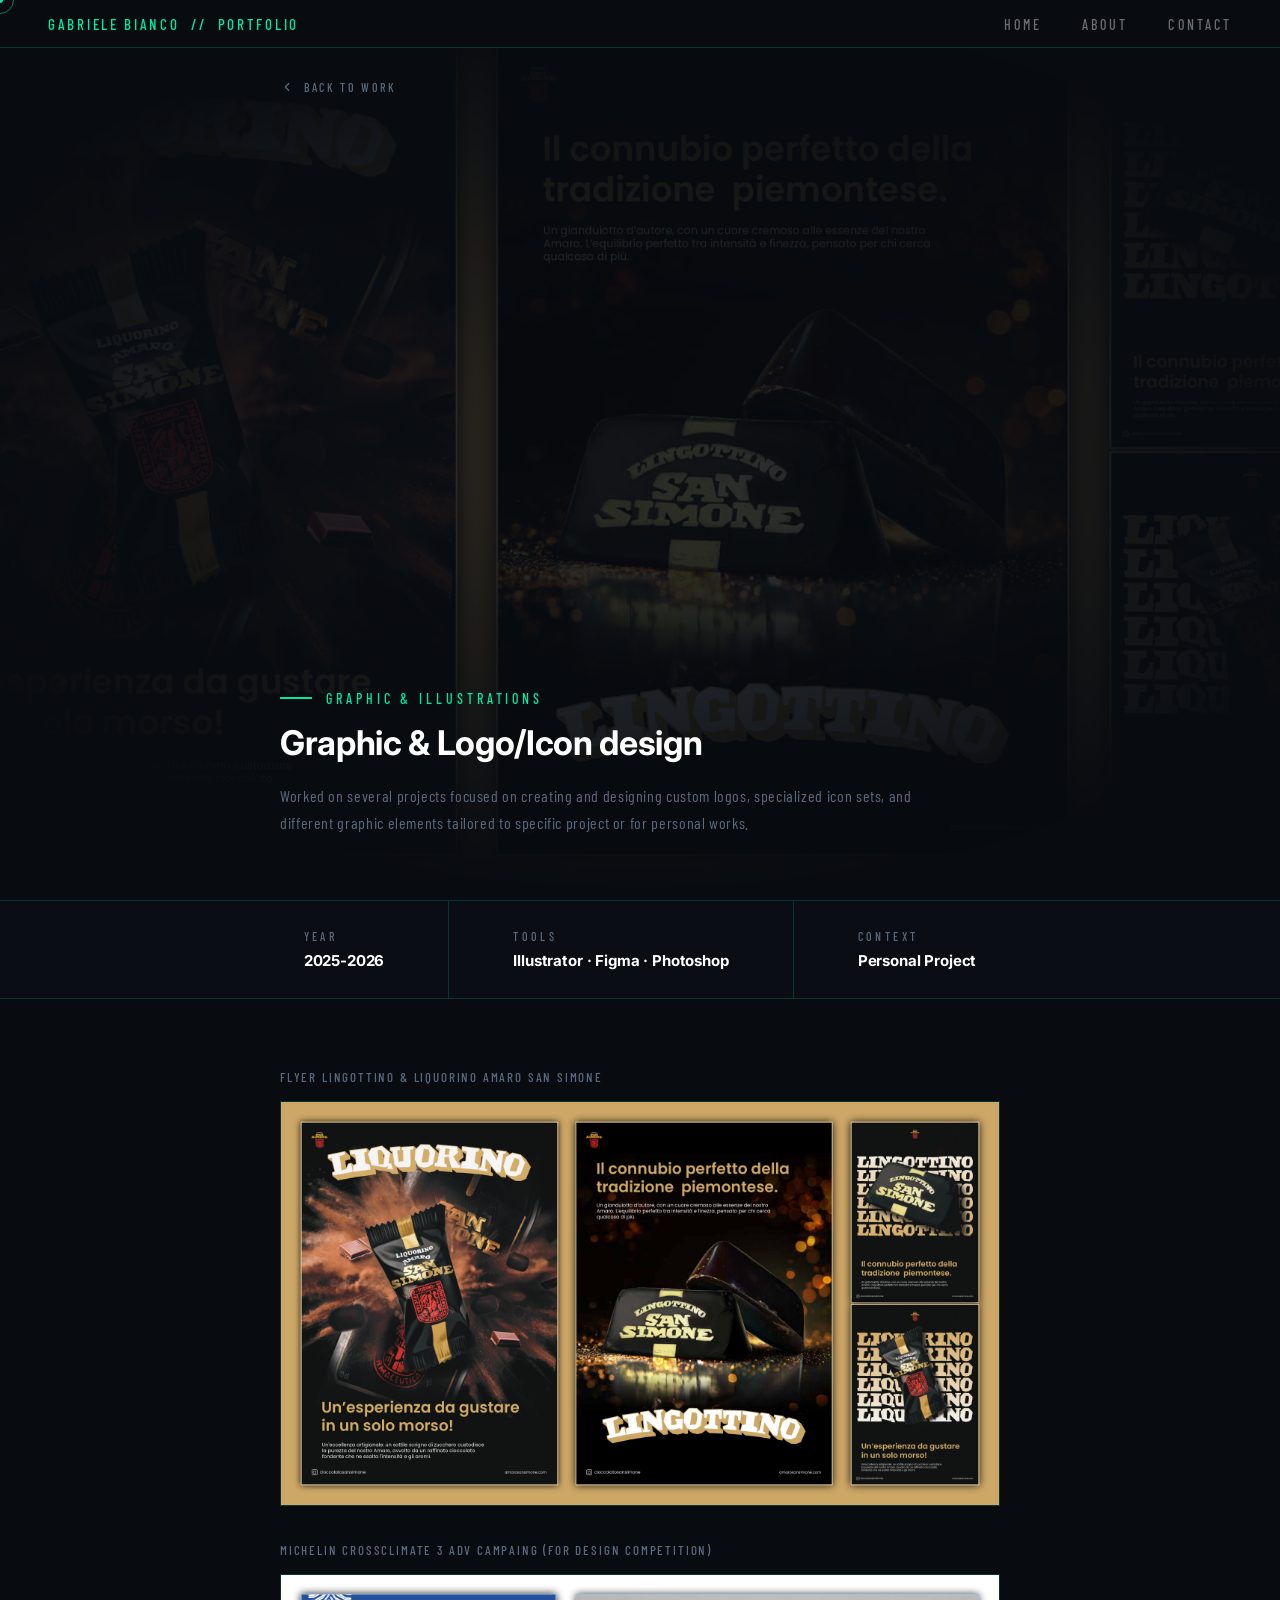
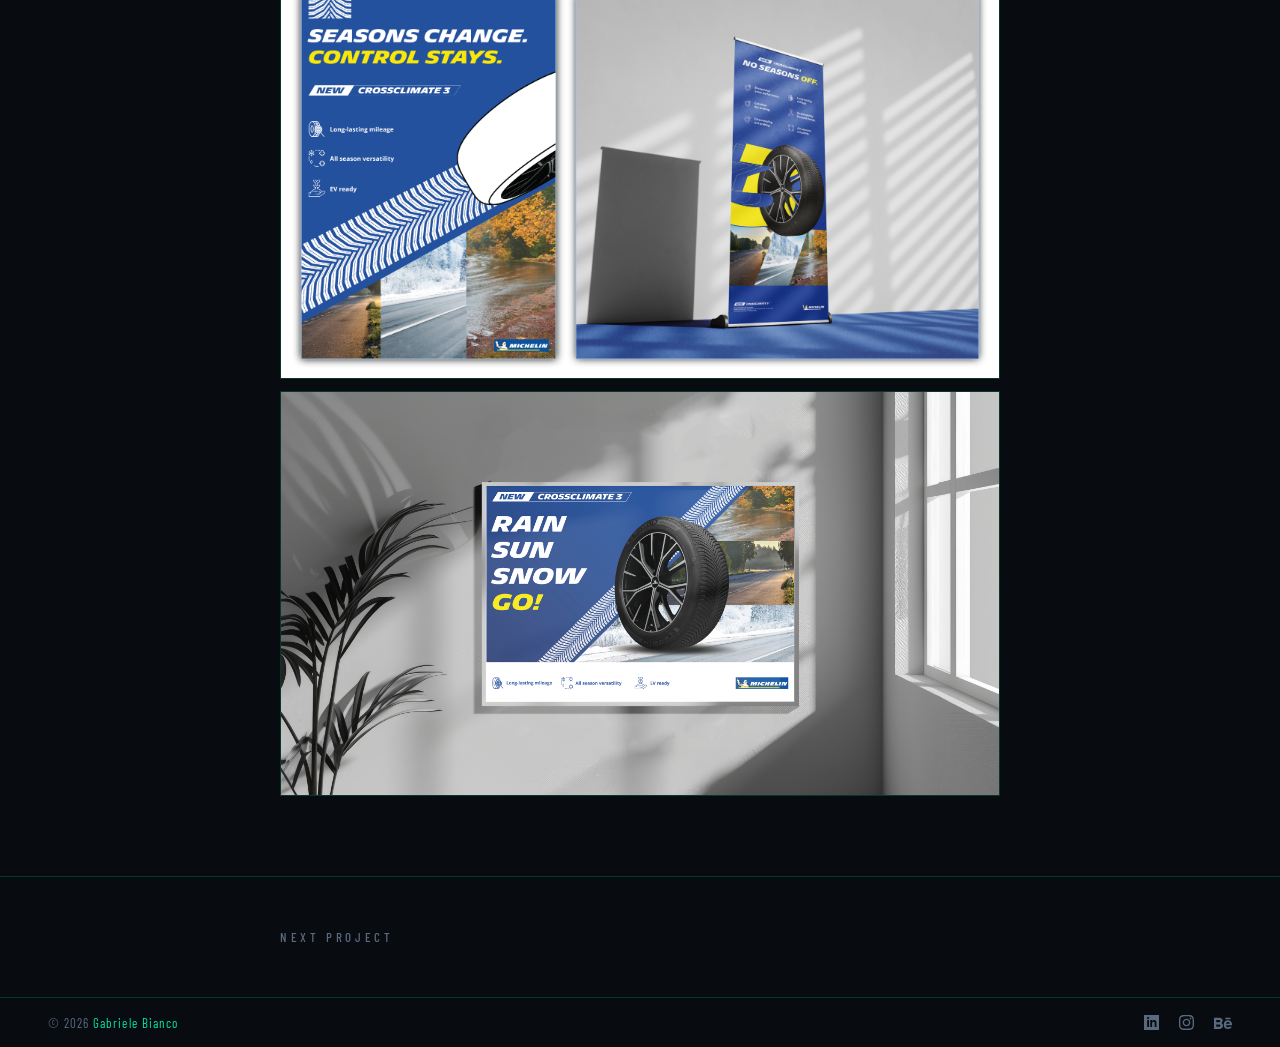
<file: project-graphics.html>
<!DOCTYPE html>
<html lang="en">
<head>
  <meta charset="UTF-8" />
  <meta name="viewport" content="width=device-width, initial-scale=1.0" />
  <title>Project Name — Gabriele Bianco</title>
  <link rel="preconnect" href="https://fonts.googleapis.com" />
  <link rel="preconnect" href="https://fonts.gstatic.com" crossorigin />
  <link href="https://fonts.googleapis.com/css2?family=Barlow+Condensed:wght@400;500;600;700&family=Inter:wght@700;800&display=swap" rel="stylesheet" />
  <link rel="stylesheet" href="style.css" />
  <style>
    /* ══════════════════════════════════════════════════════════════
       PROJECT PAGE — stili specifici
    ══════════════════════════════════════════════════════════════ */

    /* ── Info Bar ─────────────────────────────────────────────── */

    /* ── Back button ──────────────────────────────────────────── */
    .proj-back {
      display: flex;
      align-items: center;
      gap: 10px;
      text-decoration: none;
      color: var(--bio-color);
      font-family: 'Barlow Condensed', sans-serif;
      font-weight: 500;
      font-size: 12px;
      letter-spacing: 0.22em;
      text-transform: uppercase;
      transition: color 0.3s ease;
      width: fit-content;
    }
    .proj-back:hover { color: var(--accent); }
    .proj-back svg { transition: transform 0.3s ease; }
    .proj-back:hover svg { transform: translateX(-3px); }
    /* Posizione assoluta dentro la hero — top left, stessa altezza eyebrow home */
    .proj-back-top {
      position: absolute;
      top: calc(var(--nav-h) + 32px);
      left: var(--pad);
      z-index: 3;
    }

    /* ── Gallery ──────────────────────────────────────────────── */
    .proj-gallery {
      padding: 70px var(--pad) 80px;
      display: flex;
      flex-direction: column;
      gap: 12px;
    }
    /* Immagine full width */
    .proj-img-full {
      width: 100%;
      aspect-ratio: 16 / 9;
      object-fit: cover;
      display: block;
      background: #0D1420;
      /* placeholder visivo */
      position: relative;
    }
    /* Griglia 2 colonne */
    .proj-img-grid {
      display: grid;
      grid-template-columns: repeat(2, 1fr);
      gap: 12px;
    }
    .proj-img-half {
      width: 100%;
      aspect-ratio: 16 / 9;
      object-fit: cover;
      display: block;
      background: #0D1420;
    }
    /* Placeholder visivo per immagini mancanti */
    .proj-img-full,
    .proj-img-half {
      background: #0D1420;
      border: 1px solid var(--border-green);
    }
    /* Didascalia progetto — sopra ogni blocco immagine */
    .proj-gallery-label {
      font-family: 'Barlow Condensed', sans-serif;
      font-weight: 500;
      font-size: 13px;
      letter-spacing: 0.14em;
      text-transform: uppercase;
      color: #5A6A7E;
      margin-bottom: 4px;
    }

    /* Caption opzionale sotto immagine */
    .proj-caption {
      font-family: 'Barlow Condensed', sans-serif;
      font-weight: 400;
      font-size: 12px;
      letter-spacing: 0.08em;
      color: var(--bio-color);
      margin-top: -4px;
      margin-bottom: 8px;
    }

    /* ── Responsive ───────────────────────────────────────────── */
    @media (max-width: 1024px) {
    }
    @media (max-width: 768px) {
      .proj-hero-tag { right: 24px; }
      .proj-img-grid { grid-template-columns: 1fr; }
      .proj-next { flex-direction: column; align-items: flex-start; gap: 24px; }
    }
    @media (max-width: 480px) {
    }
  </style>
</head>
<body>

  <!-- NAVBAR -->
  <nav>
    <a href="index.html" class="nav-logo">Gabriele Bianco&nbsp;&nbsp;//&nbsp;&nbsp;Portfolio</a>
    <ul class="nav-links">
      <li><a href="index.html">Home</a></li>
      <li><a href="about.html">About</a></li>
      <li><a href="contact.html">Contact</a></li>
    </ul>
    <div class="hamburger" id="hamburger">
      <span></span><span></span><span></span>
    </div>
  </nav>
  <div class="mobile-nav" id="mobileNav">
    <a href="index.html">Home</a>
    <a href="about.html">About</a>
    <a href="contact.html">Contact</a>
  </div>

  <main>

    <!-- HERO -->
    <section class="proj-hero">
      <div class="proj-hero-bg" style="background-image:url('images/grafiche/sansimone1.png')"></div>
      <!-- Back to Work — top left, allineato all'eyebrow della home -->
      <a href="index.html#work" class="proj-back proj-back-top">
        <svg xmlns="http://www.w3.org/2000/svg" width="14" height="14" viewBox="0 0 24 24" fill="none" stroke="currentColor" stroke-width="2" stroke-linecap="round" stroke-linejoin="round"><polyline points="15 18 9 12 15 6"/></svg>
        Back to Work
      </a>
      <div class="proj-hero-content">
        <div class="hero-eyebrow">
          <span class="eyebrow-line"></span>
          <!-- Cambia il testo con la categoria del progetto:
               UI / HMI · 3D Modeling · Illustrations · Logo & Misc -->
          <span class="eyebrow-text">GRAPHIC & ILLUSTRATIONS</span>
        </div>
        <h1 class="proj-hero-title reveal">Graphic & Logo/Icon design</h1>
        <p class="proj-hero-brief">
          Worked on several projects focused on creating and designing custom logos, specialized icon sets, and different graphic elements tailored to specific project or for personal works.
        </p>
      </div>
    </section>

    <!-- INFO BAR -->
    <div class="proj-info">
      <div class="proj-info-inner">
        <div class="proj-info-item">
          <span class="proj-info-label">Year</span>
          <span class="proj-info-value">2025-2026</span>
        </div>
        <div class="proj-info-item">
          <span class="proj-info-label">Tools</span>
          <span class="proj-info-value">Illustrator · Figma · Photoshop</span>
        </div>
        <div class="proj-info-item">
          <span class="proj-info-label">Context</span>
          <span class="proj-info-value">Personal Project</span>
        </div>
      </div>
    </div>



    <!-- GALLERY -->
    <div class="proj-gallery">

      <!-- Flyer Lingottino & Liquorino Amaro San Simone -->
      <span class="proj-gallery-label">Flyer Lingottino &amp; Liquorino Amaro San Simone</span>
      <img class="proj-img-full" src="images/grafiche/sansimone1.png" alt="Flyer Lingottino & Liquorino Amaro San Simone" />

      <!-- Michelin CrossClimate 3 Adv Campaign -->
      <span class="proj-gallery-label" style="margin-top: 24px;">Michelin CrossClimate 3 Adv Campaing (for design competition)</span>
      <img class="proj-img-full" src="images/grafiche/michelin1.png" alt="Michelin CrossClimate 3 — poster and roll-up" />
      <img class="proj-img-full" src="images/grafiche/michelin2.jpg" alt="Michelin CrossClimate 3 — wall mockup" />

    </div><!-- /proj-gallery -->

    <!-- NEXT PROJECT -->
    <a href="project-illustrations.html" class="proj-next">
      <div class="proj-next-inner">
        <span class="proj-next-label">Next Project</span>
        <div class="proj-next-sep"></div>
        <span class="proj-next-title">Digital Illustrations</span>
        <div class="proj-next-arrow">
          <svg xmlns="http://www.w3.org/2000/svg" width="16" height="16" viewBox="0 0 24 24" fill="none" stroke="#00e8a2" stroke-width="2" stroke-linecap="round" stroke-linejoin="round"><polyline points="9 18 15 12 9 6"/></svg>
        </div>
      </div>
    </a>

  </main>

  <!-- FOOTER -->
  <footer>
    <div class="footer-inner">
      <span class="footer-copy">© 2026 <span class="footer-name">Gabriele Bianco</span></span>
      <div class="footer-socials">
        <a href="https://www.linkedin.com/in/gabriele-bianco-483b90208/" target="_blank" rel="noopener" aria-label="LinkedIn" class="social-link">
          <svg xmlns="http://www.w3.org/2000/svg" width="15" height="15" viewBox="0 0 24 24"><path d="M0 0v24h24v-24h-24zm8 19h-3v-11h3v11zm-1.5-12.268c-.966 0-1.75-.79-1.75-1.764s.784-1.764 1.75-1.764 1.75.79 1.75 1.764-.783 1.764-1.75 1.764zm13.5 12.268h-3v-5.604c0-3.368-4-3.113-4 0v5.604h-3v-11h3v1.765c1.397-2.586 7-2.777 7 2.476v6.759z"/></svg>
        </a>
        <a href="https://www.instagram.com/gabrielebianco_" target="_blank" rel="noopener" aria-label="Instagram" class="social-link">
          <svg xmlns="http://www.w3.org/2000/svg" width="15" height="15" viewBox="0 0 24 24"><path d="M12 2.163c3.204 0 3.584.012 4.85.07 3.252.148 4.771 1.691 4.919 4.919.058 1.265.069 1.645.069 4.849 0 3.205-.012 3.584-.069 4.849-.149 3.225-1.664 4.771-4.919 4.919-1.266.058-1.644.07-4.85.07-3.204 0-3.584-.012-4.849-.07-3.26-.149-4.771-1.699-4.919-4.92-.058-1.265-.07-1.644-.07-4.849 0-3.204.013-3.583.07-4.849.149-3.227 1.664-4.771 4.919-4.919 1.266-.057 1.645-.069 4.849-.069zm0-2.163c-3.259 0-3.667.014-4.947.072-4.358.2-6.78 2.618-6.98 6.98-.059 1.281-.073 1.689-.073 4.948 0 3.259.014 3.668.072 4.948.2 4.358 2.618 6.78 6.98 6.98 1.281.058 1.689.072 4.948.072 3.259 0 3.668-.014 4.948-.072 4.354-.2 6.782-2.618 6.979-6.98.059-1.28.073-1.689.073-4.948 0-3.259-.014-3.667-.072-4.947-.196-4.354-2.617-6.78-6.979-6.98-1.281-.059-1.69-.073-4.949-.073zm0 5.838c-3.403 0-6.162 2.759-6.162 6.162s2.759 6.163 6.162 6.163 6.162-2.759 6.162-6.163c0-3.403-2.759-6.162-6.162-6.162zm0 10.162c-2.209 0-4-1.79-4-4 0-2.209 1.791-4 4-4s4 1.791 4 4c0 2.21-1.791 4-4 4zm6.406-11.845c-.796 0-1.441.645-1.441 1.44s.645 1.44 1.441 1.44c.795 0 1.439-.645 1.439-1.44s-.644-1.44-1.439-1.44z"/></svg>
        </a>
        <a href="https://www.behance.net/gabriele12b30d" target="_blank" rel="noopener" aria-label="Behance" class="social-link">
          <svg xmlns="http://www.w3.org/2000/svg" width="18" height="18" viewBox="0 0 24 24"><path d="M22 7h-7v-2h7v2zm1.726 10c-.442 1.297-2.029 3-5.101 3-3.074 0-5.564-1.729-5.564-5.675 0-3.91 2.325-5.92 5.466-5.92 3.082 0 4.964 1.782 5.375 4.426.078.506.109 1.188.095 2.14h-8.027c.13 3.211 3.483 3.312 4.588 2.029h3.168zm-7.686-4h4.965c-.105-1.547-1.136-2.219-2.477-2.219-1.466 0-2.277.768-2.488 2.219zm-9.574 6.988h-6.466v-14.967h6.953c5.476.081 5.58 5.444 2.72 6.906 3.461 1.26 3.577 8.061-3.207 8.061zm-3.466-8.988h3.584c2.508 0 2.906-3-.312-3h-3.272v3zm3.391 3h-3.391v3.016h3.341c3.055 0 2.868-3.016.05-3.016z"/></svg>
        </a>
      </div>
    </div>
  </footer>

  <div class="toast" id="toast"></div>
  <script src="script.js"></script>
  <script>
    /* Rimuovi back-to-top nelle pagine progetto */
    window.addEventListener('load', () => {
      const btt = document.querySelector('.back-to-top');
      if (btt) btt.remove();
    });
  </script>

</body>
</html>
</file>
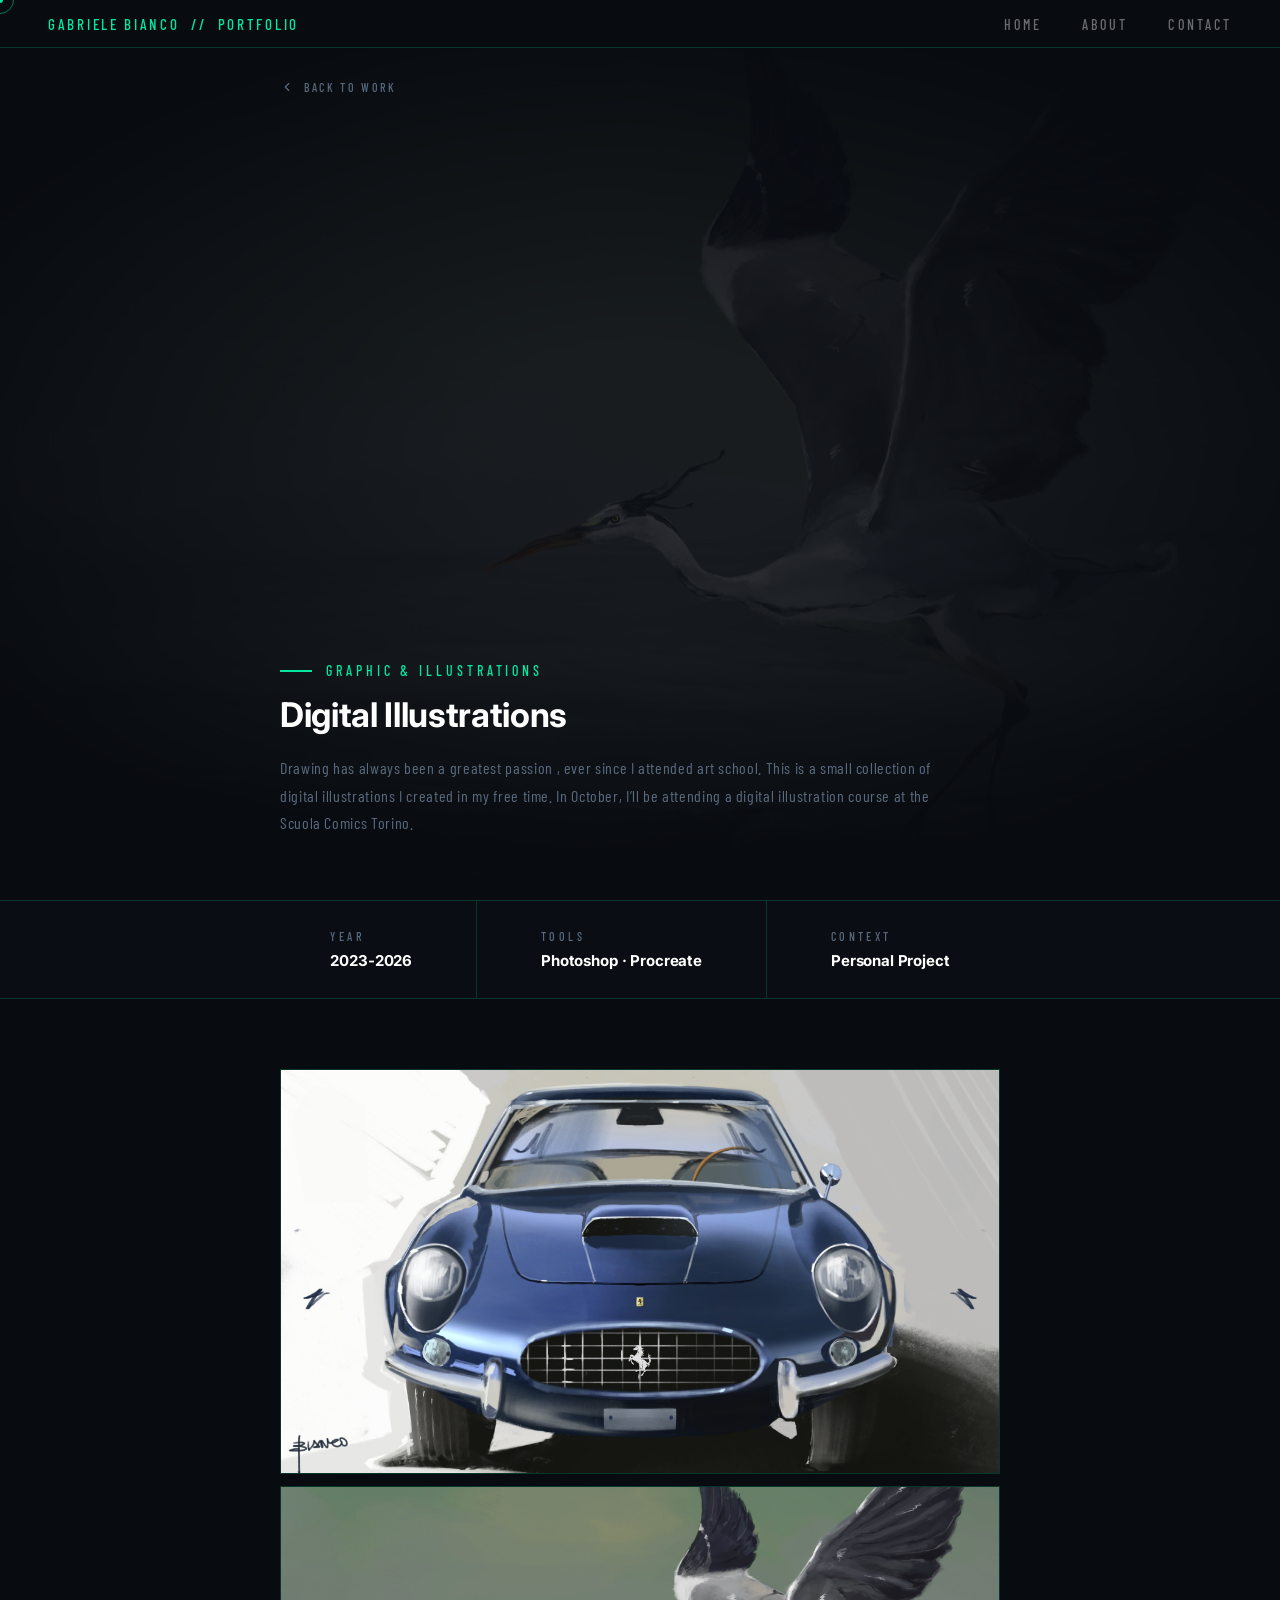
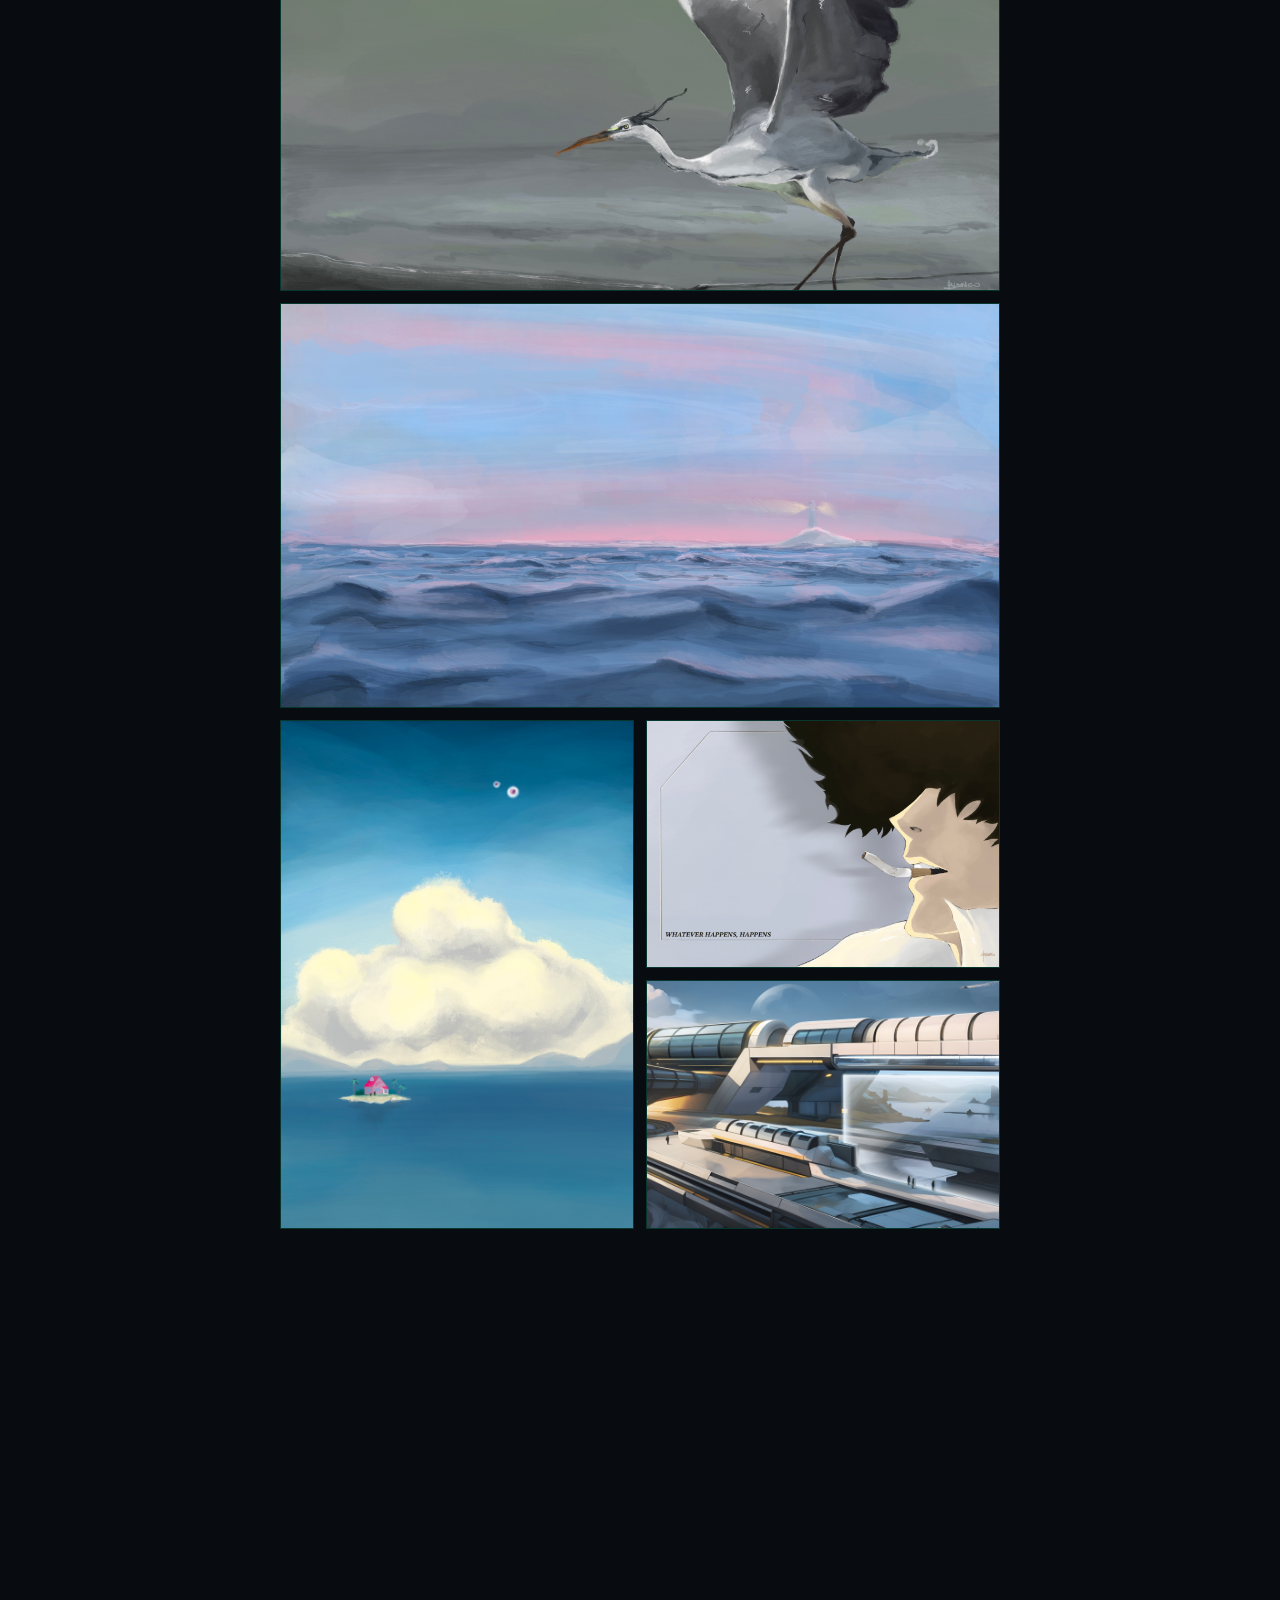
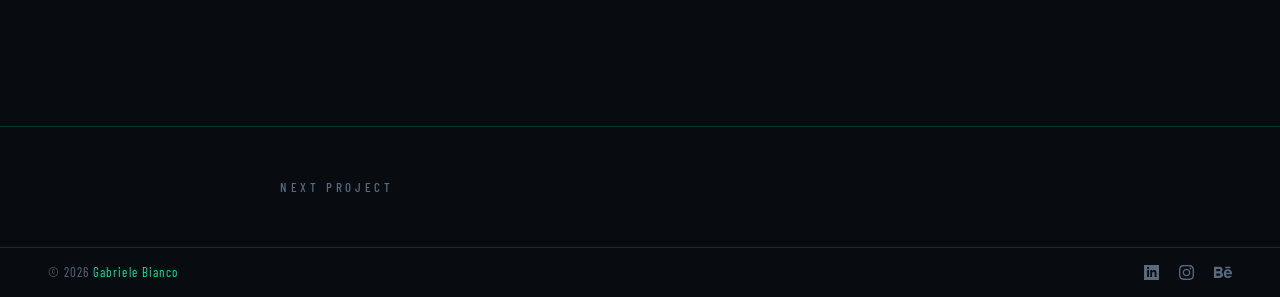
<file: project-illustrations.html>
<!DOCTYPE html>
<html lang="en">
<head>
  <meta charset="UTF-8" />
  <meta name="viewport" content="width=device-width, initial-scale=1.0" />
  <title>Project Name — Gabriele Bianco</title>
  <link rel="preconnect" href="https://fonts.googleapis.com" />
  <link rel="preconnect" href="https://fonts.gstatic.com" crossorigin />
  <link href="https://fonts.googleapis.com/css2?family=Barlow+Condensed:wght@400;500;600;700&family=Inter:wght@700;800&display=swap" rel="stylesheet" />
  <link rel="stylesheet" href="style.css" />
  <style>
    /* ══════════════════════════════════════════════════════════════
       PROJECT PAGE — stili specifici
    ══════════════════════════════════════════════════════════════ */

    /* ── Info Bar ─────────────────────────────────────────────── */

    /* ── Back button ──────────────────────────────────────────── */
    .proj-back {
      display: flex;
      align-items: center;
      gap: 10px;
      text-decoration: none;
      color: var(--bio-color);
      font-family: 'Barlow Condensed', sans-serif;
      font-weight: 500;
      font-size: 12px;
      letter-spacing: 0.22em;
      text-transform: uppercase;
      transition: color 0.3s ease;
      width: fit-content;
    }
    .proj-back:hover { color: var(--accent); }
    .proj-back svg { transition: transform 0.3s ease; }
    .proj-back:hover svg { transform: translateX(-3px); }
    /* Posizione assoluta dentro la hero — top left, stessa altezza eyebrow home */
    .proj-back-top {
      position: absolute;
      top: calc(var(--nav-h) + 32px);
      left: var(--pad);
      z-index: 3;
    }

    /* ── Gallery ──────────────────────────────────────────────── */
    .proj-gallery {
      padding: 70px var(--pad) 80px;
      display: flex;
      flex-direction: column;
      gap: 12px;
    }
    /* Immagine full width */
    .proj-img-full {
      width: 100%;
      aspect-ratio: 16 / 9;
      object-fit: cover;
      display: block;
      background: #0D1420;
      /* placeholder visivo */
      position: relative;
    }
    /* Griglia 2 colonne */
    .proj-img-grid {
      display: grid;
      grid-template-columns: repeat(2, 1fr);
      gap: 12px;
    }
    .proj-img-half {
      width: 100%;
      aspect-ratio: 16 / 9;
      object-fit: cover;
      display: block;
      background: #0D1420;
    }
    /* Placeholder visivo per immagini mancanti */
    .proj-img-full,
    .proj-img-half {
      background: #0D1420;
      border: 1px solid var(--border-green);
    }
    /* Caption opzionale sotto immagine */
    .proj-caption {
      font-family: 'Barlow Condensed', sans-serif;
      font-weight: 400;
      font-size: 12px;
      letter-spacing: 0.08em;
      color: var(--bio-color);
      margin-top: -4px;
      margin-bottom: 8px;
    }

    /* Griglia mista: verticale sx + 2 orizzontali dx */
    .proj-img-mixed {
      display: grid;
      grid-template-columns: 1fr 1fr;
      grid-template-rows: 1fr 1fr;
      gap: 12px;
      aspect-ratio: 3 / 2;
    }
    .proj-img-mixed .proj-img-vertical {
      grid-row: 1 / 3;
      width: 100%;
      height: 100%;
      object-fit: cover;
      display: block;
      border: 1px solid var(--border-green);
    }
    .proj-img-mixed .proj-img-half {
      width: 100%;
      height: 100%;
      object-fit: cover;
      display: block;
    }
    @media (max-width: 768px) {
      .proj-img-mixed { grid-template-columns: 1fr; grid-template-rows: auto; }
      .proj-img-mixed .proj-img-vertical { grid-row: auto; aspect-ratio: 9 / 16; height: auto; }
      .proj-img-mixed .proj-img-half { aspect-ratio: 16 / 9; height: auto; }
    }

    /* ── Responsive ───────────────────────────────────────────── */
    @media (max-width: 1024px) {
    }
    @media (max-width: 768px) {
      .proj-hero-tag { right: 24px; }
      .proj-img-grid { grid-template-columns: 1fr; }
      .proj-next { flex-direction: column; align-items: flex-start; gap: 24px; }
    }
    @media (max-width: 480px) {
    }
  </style>
</head>
<body>

  <!-- NAVBAR -->
  <nav>
    <a href="index.html" class="nav-logo">Gabriele Bianco&nbsp;&nbsp;//&nbsp;&nbsp;Portfolio</a>
    <ul class="nav-links">
      <li><a href="index.html">Home</a></li>
      <li><a href="about.html">About</a></li>
      <li><a href="contact.html">Contact</a></li>
    </ul>
    <div class="hamburger" id="hamburger">
      <span></span><span></span><span></span>
    </div>
  </nav>
  <div class="mobile-nav" id="mobileNav">
    <a href="index.html">Home</a>
    <a href="about.html">About</a>
    <a href="contact.html">Contact</a>
  </div>

  <main>

    <!-- HERO -->
    <section class="proj-hero">
      <div class="proj-hero-bg" style="background-image:url('images/illustrazioni/Airone.jpg')"></div>
      <!-- Back to Work — top left, allineato all'eyebrow della home -->
      <a href="index.html#work" class="proj-back proj-back-top">
        <svg xmlns="http://www.w3.org/2000/svg" width="14" height="14" viewBox="0 0 24 24" fill="none" stroke="currentColor" stroke-width="2" stroke-linecap="round" stroke-linejoin="round"><polyline points="15 18 9 12 15 6"/></svg>
        Back to Work
      </a>
      <div class="proj-hero-content">
        <div class="hero-eyebrow">
          <span class="eyebrow-line"></span>
          <!-- Cambia il testo con la categoria del progetto:
               UI / HMI · 3D Modeling · Illustrations · Logo & Misc -->
          <span class="eyebrow-text">GRAPHIC & ILLUSTRATIONS</span>
        </div>
        <h1 class="proj-hero-title">Digital Illustrations</h1>
        <p class="proj-hero-brief">
          Drawing has always been a greatest passion , ever since I attended art school. This is a small collection of digital illustrations I created in my free time. In October, I’ll be attending a digital illustration course at the Scuola Comics Torino.
        </p>
      </div>
    </section>

    <!-- INFO BAR -->
    <div class="proj-info">
      <div class="proj-info-inner">
        <div class="proj-info-item">
          <span class="proj-info-label">Year</span>
          <span class="proj-info-value">2023-2026</span>
        </div>
        <div class="proj-info-item">
          <span class="proj-info-label">Tools</span>
          <span class="proj-info-value">Photoshop · Procreate</span>
        </div>
        <div class="proj-info-item">
          <span class="proj-info-label">Context</span>
          <span class="proj-info-value">Personal Project</span>
        </div>
      </div>
    </div>



    <!-- GALLERY -->
    <div class="proj-gallery">

      <!-- Ferrari — full width -->
      <img class="proj-img-full" src="images/illustrazioni/Ferrari_400_Superamerica.png" alt="Ferrari 400 Superamerica" />

      <!-- Airone — full width -->
      <img class="proj-img-full" src="images/illustrazioni/Airone.jpg" alt="Airone" />

      <!-- Mare Mosso — full width -->
      <img class="proj-img-full" src="images/illustrazioni/Mare_Mosso.jpg" alt="Mare Mosso" />

      <!-- Griglia mista: Kame House verticale sx + Whatever + Cluster dx -->
      <div class="proj-img-mixed">
        <img class="proj-img-vertical" src="images/illustrazioni/Kame_House.jpg" alt="Kame House" />
        <img class="proj-img-half" src="images/illustrazioni/Whatever_happens,_happens.jpg" alt="Whatever happens, happens" />
        <img class="proj-img-half" src="images/illustrazioni/cluster 12.png" alt="Cluster 12" />
      </div>

      <img class="proj-img-full reveal" src="images/illustrazioni/plymouth.jpg" alt="Plymouth" />

    </div><!-- /proj-gallery -->

    <!-- NEXT PROJECT -->
    <a href="project-monarca.html" class="proj-next">
      <div class="proj-next-inner">
        <span class="proj-next-label">Next Project</span>
        <div class="proj-next-sep"></div>
        <span class="proj-next-title">UI for a racing video game</span>
        <div class="proj-next-arrow">
          <svg xmlns="http://www.w3.org/2000/svg" width="16" height="16" viewBox="0 0 24 24" fill="none" stroke="#00e8a2" stroke-width="2" stroke-linecap="round" stroke-linejoin="round"><polyline points="9 18 15 12 9 6"/></svg>
        </div>
      </div>
    </a>

  </main>

  <!-- FOOTER -->
  <footer>
    <div class="footer-inner">
      <span class="footer-copy">© 2026 <span class="footer-name">Gabriele Bianco</span></span>
      <div class="footer-socials">
        <a href="https://www.linkedin.com/in/gabriele-bianco-483b90208/" target="_blank" rel="noopener" aria-label="LinkedIn" class="social-link">
          <svg xmlns="http://www.w3.org/2000/svg" width="15" height="15" viewBox="0 0 24 24"><path d="M0 0v24h24v-24h-24zm8 19h-3v-11h3v11zm-1.5-12.268c-.966 0-1.75-.79-1.75-1.764s.784-1.764 1.75-1.764 1.75.79 1.75 1.764-.783 1.764-1.75 1.764zm13.5 12.268h-3v-5.604c0-3.368-4-3.113-4 0v5.604h-3v-11h3v1.765c1.397-2.586 7-2.777 7 2.476v6.759z"/></svg>
        </a>
        <a href="https://www.instagram.com/gabrielebianco_" target="_blank" rel="noopener" aria-label="Instagram" class="social-link">
          <svg xmlns="http://www.w3.org/2000/svg" width="15" height="15" viewBox="0 0 24 24"><path d="M12 2.163c3.204 0 3.584.012 4.85.07 3.252.148 4.771 1.691 4.919 4.919.058 1.265.069 1.645.069 4.849 0 3.205-.012 3.584-.069 4.849-.149 3.225-1.664 4.771-4.919 4.919-1.266.058-1.644.07-4.85.07-3.204 0-3.584-.012-4.849-.07-3.26-.149-4.771-1.699-4.919-4.92-.058-1.265-.07-1.644-.07-4.849 0-3.204.013-3.583.07-4.849.149-3.227 1.664-4.771 4.919-4.919 1.266-.057 1.645-.069 4.849-.069zm0-2.163c-3.259 0-3.667.014-4.947.072-4.358.2-6.78 2.618-6.98 6.98-.059 1.281-.073 1.689-.073 4.948 0 3.259.014 3.668.072 4.948.2 4.358 2.618 6.78 6.98 6.98 1.281.058 1.689.072 4.948.072 3.259 0 3.668-.014 4.948-.072 4.354-.2 6.782-2.618 6.979-6.98.059-1.28.073-1.689.073-4.948 0-3.259-.014-3.667-.072-4.947-.196-4.354-2.617-6.78-6.979-6.98-1.281-.059-1.69-.073-4.949-.073zm0 5.838c-3.403 0-6.162 2.759-6.162 6.162s2.759 6.163 6.162 6.163 6.162-2.759 6.162-6.163c0-3.403-2.759-6.162-6.162-6.162zm0 10.162c-2.209 0-4-1.79-4-4 0-2.209 1.791-4 4-4s4 1.791 4 4c0 2.21-1.791 4-4 4zm6.406-11.845c-.796 0-1.441.645-1.441 1.44s.645 1.44 1.441 1.44c.795 0 1.439-.645 1.439-1.44s-.644-1.44-1.439-1.44z"/></svg>
        </a>
        <a href="https://www.behance.net/gabriele12b30d" target="_blank" rel="noopener" aria-label="Behance" class="social-link">
          <svg xmlns="http://www.w3.org/2000/svg" width="18" height="18" viewBox="0 0 24 24"><path d="M22 7h-7v-2h7v2zm1.726 10c-.442 1.297-2.029 3-5.101 3-3.074 0-5.564-1.729-5.564-5.675 0-3.91 2.325-5.92 5.466-5.92 3.082 0 4.964 1.782 5.375 4.426.078.506.109 1.188.095 2.14h-8.027c.13 3.211 3.483 3.312 4.588 2.029h3.168zm-7.686-4h4.965c-.105-1.547-1.136-2.219-2.477-2.219-1.466 0-2.277.768-2.488 2.219zm-9.574 6.988h-6.466v-14.967h6.953c5.476.081 5.58 5.444 2.72 6.906 3.461 1.26 3.577 8.061-3.207 8.061zm-3.466-8.988h3.584c2.508 0 2.906-3-.312-3h-3.272v3zm3.391 3h-3.391v3.016h3.341c3.055 0 2.868-3.016.05-3.016z"/></svg>
        </a>
      </div>
    </div>
  </footer>

  <div class="toast" id="toast"></div>
  <script src="script.js"></script>
  <script>
    /* Rimuovi back-to-top nelle pagine progetto */
    window.addEventListener('load', () => {
      const btt = document.querySelector('.back-to-top');
      if (btt) btt.remove();
    });
  </script>

</body>
</html>
</file>
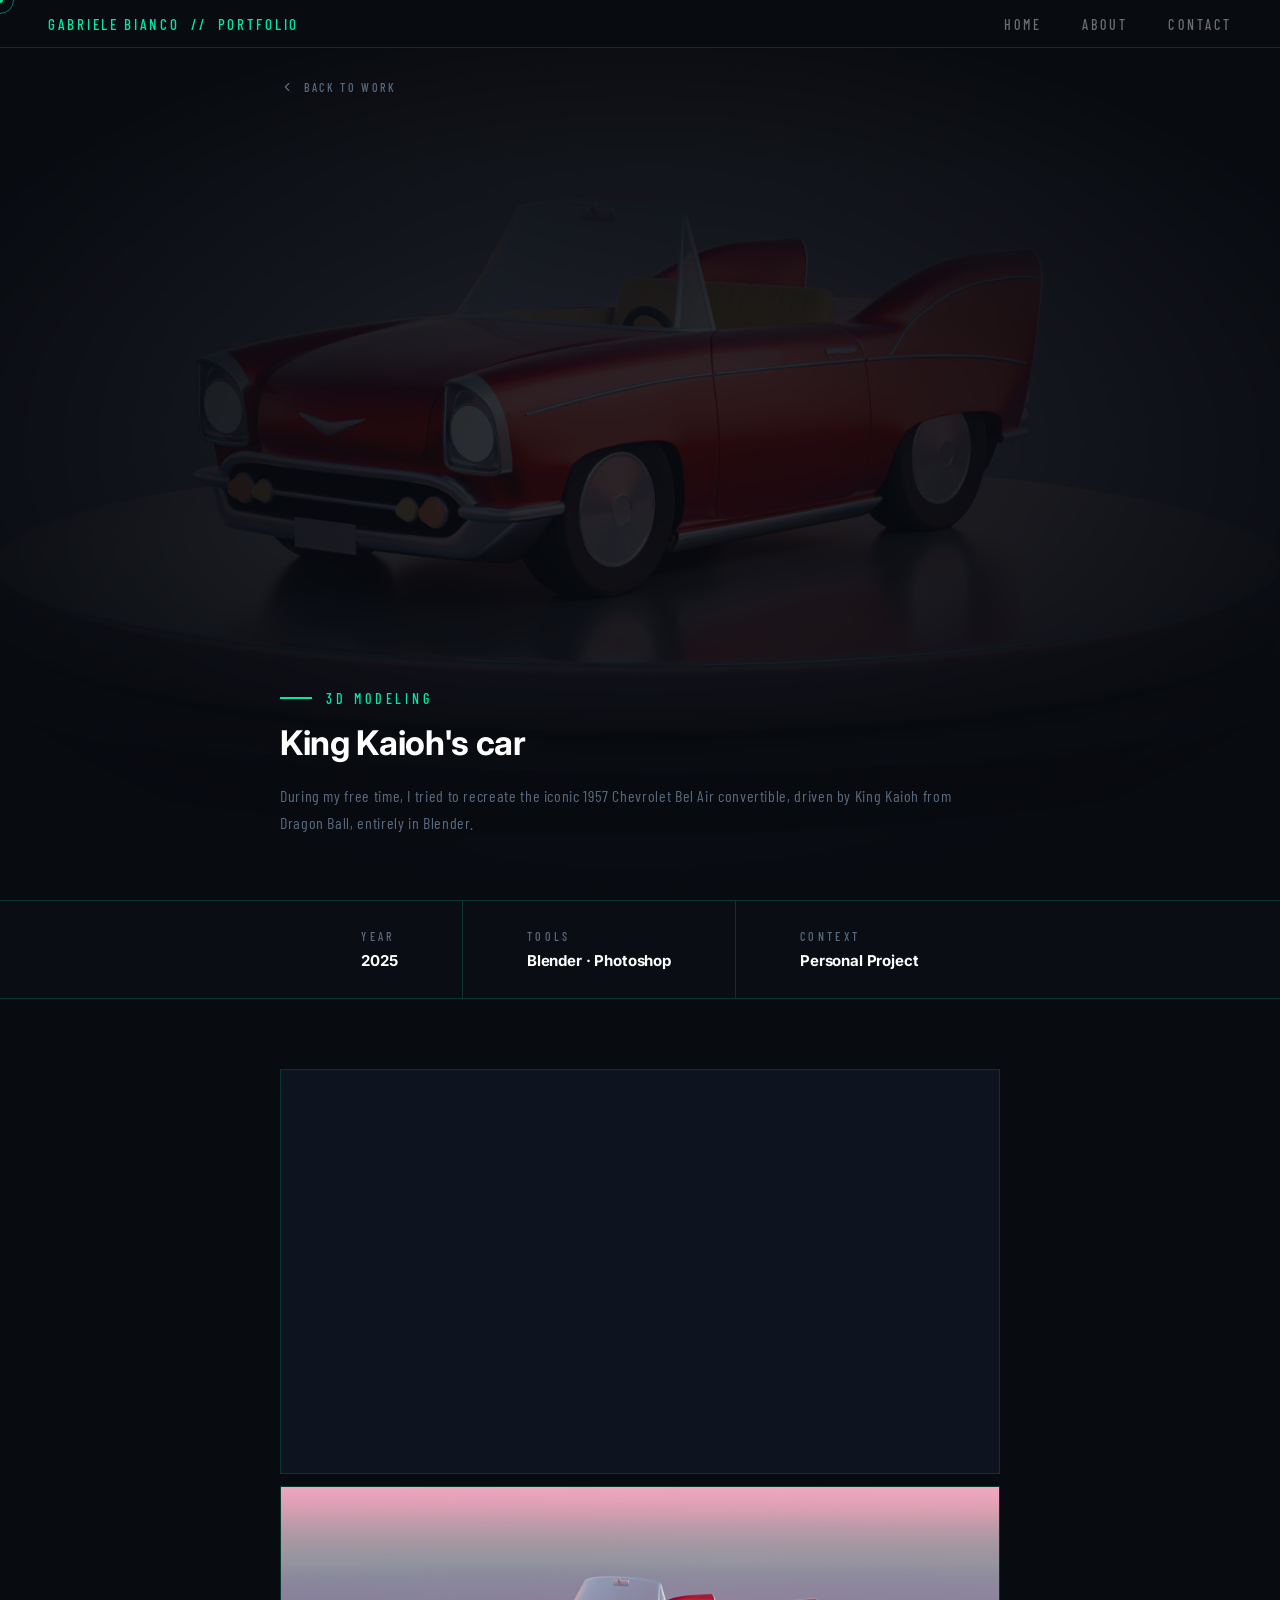
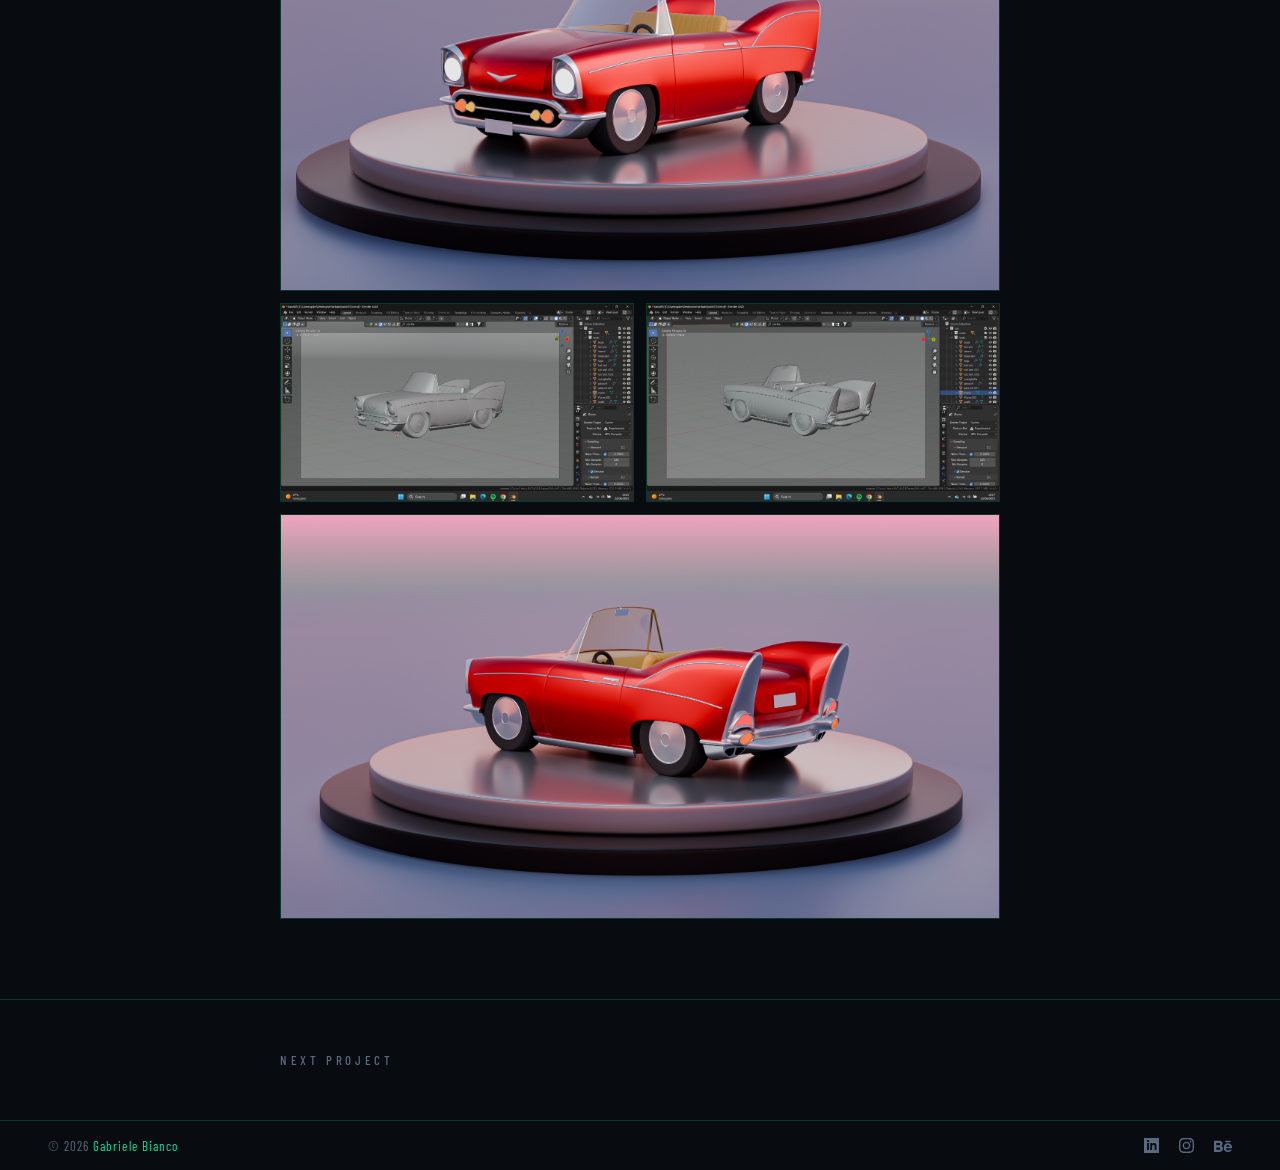
<file: project-king_kaio.html>
<!DOCTYPE html>
<html lang="en">
<head>
  <meta charset="UTF-8" />
  <meta name="viewport" content="width=device-width, initial-scale=1.0" />
  <title>Project Name — Gabriele Bianco</title>
  <link rel="preconnect" href="https://fonts.googleapis.com" />
  <link rel="preconnect" href="https://fonts.gstatic.com" crossorigin />
  <link href="https://fonts.googleapis.com/css2?family=Barlow+Condensed:wght@400;500;600;700&family=Inter:wght@700;800&display=swap" rel="stylesheet" />
  <link rel="stylesheet" href="style.css" />
  <style>
    /* ══════════════════════════════════════════════════════════════
       PROJECT PAGE — stili specifici
    ══════════════════════════════════════════════════════════════ */

    /* ── Info Bar ─────────────────────────────────────────────── */

    /* ── Back button ──────────────────────────────────────────── */
    .proj-back {
      display: flex;
      align-items: center;
      gap: 10px;
      text-decoration: none;
      color: var(--bio-color);
      font-family: 'Barlow Condensed', sans-serif;
      font-weight: 500;
      font-size: 12px;
      letter-spacing: 0.22em;
      text-transform: uppercase;
      transition: color 0.3s ease;
      width: fit-content;
    }
    .proj-back:hover { color: var(--accent); }
    .proj-back svg { transition: transform 0.3s ease; }
    .proj-back:hover svg { transform: translateX(-3px); }
    /* Posizione assoluta dentro la hero — top left, stessa altezza eyebrow home */
    .proj-back-top {
      position: absolute;
      top: calc(var(--nav-h) + 32px);
      left: var(--pad);
      z-index: 3;
    }

    /* ── Gallery ──────────────────────────────────────────────── */
    .proj-gallery {
      padding: 70px var(--pad) 80px;
      display: flex;
      flex-direction: column;
      gap: 12px;
    }
    /* Immagine full width */
    .proj-img-full {
      width: 100%;
      aspect-ratio: 16 / 9;
      object-fit: cover;
      display: block;
      background: #0D1420;
      /* placeholder visivo */
      position: relative;
    }
    /* Griglia 2 colonne */
    .proj-img-grid {
      display: grid;
      grid-template-columns: repeat(2, 1fr);
      gap: 12px;
    }
    .proj-img-half {
      width: 100%;
      aspect-ratio: 16 / 9;
      object-fit: cover;
      display: block;
      background: #0D1420;
    }
    /* Placeholder visivo per immagini mancanti */
    .proj-img-full,
    .proj-img-half {
      background: #0D1420;
      border: 1px solid var(--border-green);
    }
    /* Caption opzionale sotto immagine */
    .proj-caption {
      font-family: 'Barlow Condensed', sans-serif;
      font-weight: 400;
      font-size: 12px;
      letter-spacing: 0.08em;
      color: var(--bio-color);
      margin-top: -4px;
      margin-bottom: 8px;
    }

    /* ── Responsive ───────────────────────────────────────────── */
    @media (max-width: 1024px) {
    }
    @media (max-width: 768px) {
      .proj-hero-tag { right: 24px; }
      .proj-img-grid { grid-template-columns: 1fr; }
      .proj-next { flex-direction: column; align-items: flex-start; gap: 24px; }
    }
    @media (max-width: 480px) {
    }
  </style>
</head>
<body>

  <!-- NAVBAR -->
  <nav>
    <a href="index.html" class="nav-logo">Gabriele Bianco&nbsp;&nbsp;//&nbsp;&nbsp;Portfolio</a>
    <ul class="nav-links">
      <li><a href="index.html">Home</a></li>
      <li><a href="about.html">About</a></li>
      <li><a href="contact.html">Contact</a></li>
    </ul>
    <div class="hamburger" id="hamburger">
      <span></span><span></span><span></span>
    </div>
  </nav>
  <div class="mobile-nav" id="mobileNav">
    <a href="index.html">Home</a>
    <a href="about.html">About</a>
    <a href="contact.html">Contact</a>
  </div>

  <main>

    <!-- HERO -->
    <section class="proj-hero">
      <div class="proj-hero-bg" style="background-image:url('images/king-kaio/render_front.png')"></div>
      <!-- Back to Work — top left, allineato all'eyebrow della home -->
      <a href="index.html#work" class="proj-back proj-back-top">
        <svg xmlns="http://www.w3.org/2000/svg" width="14" height="14" viewBox="0 0 24 24" fill="none" stroke="currentColor" stroke-width="2" stroke-linecap="round" stroke-linejoin="round"><polyline points="15 18 9 12 15 6"/></svg>
        Back to Work
      </a>
      <div class="proj-hero-content">
        <div class="hero-eyebrow">
          <span class="eyebrow-line"></span>
          <!-- Cambia il testo con la categoria del progetto:
               UI / HMI · 3D Modeling · Illustrations · Logo & Misc -->
          <span class="eyebrow-text">3D MODELING</span>
        </div>
        <h1 class="proj-hero-title reveal">King Kaioh's car</h1>
        <p class="proj-hero-brief">
          During my free time, I tried to recreate the iconic 1957 Chevrolet Bel Air convertible, driven by King Kaioh from Dragon Ball, entirely in Blender.
         </p>
      </div>
    </section>

    <!-- INFO BAR -->
    <div class="proj-info">
      <div class="proj-info-inner">
        <div class="proj-info-item">
          <span class="proj-info-label">Year</span>
          <span class="proj-info-value">2025</span>
        </div>
        <div class="proj-info-item">
          <span class="proj-info-label">Tools</span>
          <span class="proj-info-value">Blender · Photoshop</span>
        </div>
        <div class="proj-info-item">
          <span class="proj-info-label">Context</span>
          <span class="proj-info-value">Personal Project</span>
        </div>
      </div>
    </div>



    <!-- GALLERY -->
    <div class="proj-gallery">

      <!-- Video girotondo — full width, autoplay in loop senza audio -->
      <video class="proj-img-full" src="images/king-kaio/girotondo.mp4" autoplay loop muted playsinline></video>

      <!-- Render 3/4 anteriore — full width -->
      <img class="proj-img-full" src="images/king-kaio/render_front.png" alt="King Kaioh's car — 3/4 front render" />

      <!-- Screenshot Blender — griglia 2 colonne -->
      <div class="proj-img-grid">
        <img class="proj-img-half" src="images/king-kaio/blender_01.png" alt="Blender viewport — front view" />
        <img class="proj-img-half" src="images/king-kaio/blender_02.png" alt="Blender viewport — rear view" />
      </div>

      <!-- Render 3/4 posteriore — full width -->
      <img class="proj-img-full" src="images/king-kaio/render_rear.png" alt="King Kaioh's car — 3/4 rear render" />

    </div><!-- /proj-gallery -->

    <!-- NEXT PROJECT -->
    <a href="project-sansi.html" class="proj-next">
      <div class="proj-next-inner">
        <span class="proj-next-label">Next Project</span>
        <div class="proj-next-sep"></div>
        <span class="proj-next-title">Sansi</span>
        <div class="proj-next-arrow">
          <svg xmlns="http://www.w3.org/2000/svg" width="16" height="16" viewBox="0 0 24 24" fill="none" stroke="#00e8a2" stroke-width="2" stroke-linecap="round" stroke-linejoin="round"><polyline points="9 18 15 12 9 6"/></svg>
        </div>
      </div>
    </a>

  </main>

  <!-- FOOTER -->
  <footer>
    <div class="footer-inner">
      <span class="footer-copy">© 2026 <span class="footer-name">Gabriele Bianco</span></span>
      <div class="footer-socials">
        <a href="https://www.linkedin.com/in/gabriele-bianco-483b90208/" target="_blank" rel="noopener" aria-label="LinkedIn" class="social-link">
          <svg xmlns="http://www.w3.org/2000/svg" width="15" height="15" viewBox="0 0 24 24"><path d="M0 0v24h24v-24h-24zm8 19h-3v-11h3v11zm-1.5-12.268c-.966 0-1.75-.79-1.75-1.764s.784-1.764 1.75-1.764 1.75.79 1.75 1.764-.783 1.764-1.75 1.764zm13.5 12.268h-3v-5.604c0-3.368-4-3.113-4 0v5.604h-3v-11h3v1.765c1.397-2.586 7-2.777 7 2.476v6.759z"/></svg>
        </a>
        <a href="https://www.instagram.com/gabrielebianco_" target="_blank" rel="noopener" aria-label="Instagram" class="social-link">
          <svg xmlns="http://www.w3.org/2000/svg" width="15" height="15" viewBox="0 0 24 24"><path d="M12 2.163c3.204 0 3.584.012 4.85.07 3.252.148 4.771 1.691 4.919 4.919.058 1.265.069 1.645.069 4.849 0 3.205-.012 3.584-.069 4.849-.149 3.225-1.664 4.771-4.919 4.919-1.266.058-1.644.07-4.85.07-3.204 0-3.584-.012-4.849-.07-3.26-.149-4.771-1.699-4.919-4.92-.058-1.265-.07-1.644-.07-4.849 0-3.204.013-3.583.07-4.849.149-3.227 1.664-4.771 4.919-4.919 1.266-.057 1.645-.069 4.849-.069zm0-2.163c-3.259 0-3.667.014-4.947.072-4.358.2-6.78 2.618-6.98 6.98-.059 1.281-.073 1.689-.073 4.948 0 3.259.014 3.668.072 4.948.2 4.358 2.618 6.78 6.98 6.98 1.281.058 1.689.072 4.948.072 3.259 0 3.668-.014 4.948-.072 4.354-.2 6.782-2.618 6.979-6.98.059-1.28.073-1.689.073-4.948 0-3.259-.014-3.667-.072-4.947-.196-4.354-2.617-6.78-6.979-6.98-1.281-.059-1.69-.073-4.949-.073zm0 5.838c-3.403 0-6.162 2.759-6.162 6.162s2.759 6.163 6.162 6.163 6.162-2.759 6.162-6.163c0-3.403-2.759-6.162-6.162-6.162zm0 10.162c-2.209 0-4-1.79-4-4 0-2.209 1.791-4 4-4s4 1.791 4 4c0 2.21-1.791 4-4 4zm6.406-11.845c-.796 0-1.441.645-1.441 1.44s.645 1.44 1.441 1.44c.795 0 1.439-.645 1.439-1.44s-.644-1.44-1.439-1.44z"/></svg>
        </a>
        <a href="https://www.behance.net/gabriele12b30d" target="_blank" rel="noopener" aria-label="Behance" class="social-link">
          <svg xmlns="http://www.w3.org/2000/svg" width="18" height="18" viewBox="0 0 24 24"><path d="M22 7h-7v-2h7v2zm1.726 10c-.442 1.297-2.029 3-5.101 3-3.074 0-5.564-1.729-5.564-5.675 0-3.91 2.325-5.92 5.466-5.92 3.082 0 4.964 1.782 5.375 4.426.078.506.109 1.188.095 2.14h-8.027c.13 3.211 3.483 3.312 4.588 2.029h3.168zm-7.686-4h4.965c-.105-1.547-1.136-2.219-2.477-2.219-1.466 0-2.277.768-2.488 2.219zm-9.574 6.988h-6.466v-14.967h6.953c5.476.081 5.58 5.444 2.72 6.906 3.461 1.26 3.577 8.061-3.207 8.061zm-3.466-8.988h3.584c2.508 0 2.906-3-.312-3h-3.272v3zm3.391 3h-3.391v3.016h3.341c3.055 0 2.868-3.016.05-3.016z"/></svg>
        </a>
      </div>
    </div>
  </footer>

  <div class="toast" id="toast"></div>
  <script src="script.js"></script>
  <script>
    /* Rimuovi back-to-top nelle pagine progetto */
    window.addEventListener('load', () => {
      const btt = document.querySelector('.back-to-top');
      if (btt) btt.remove();
    });
  </script>

</body>
</html>
</file>
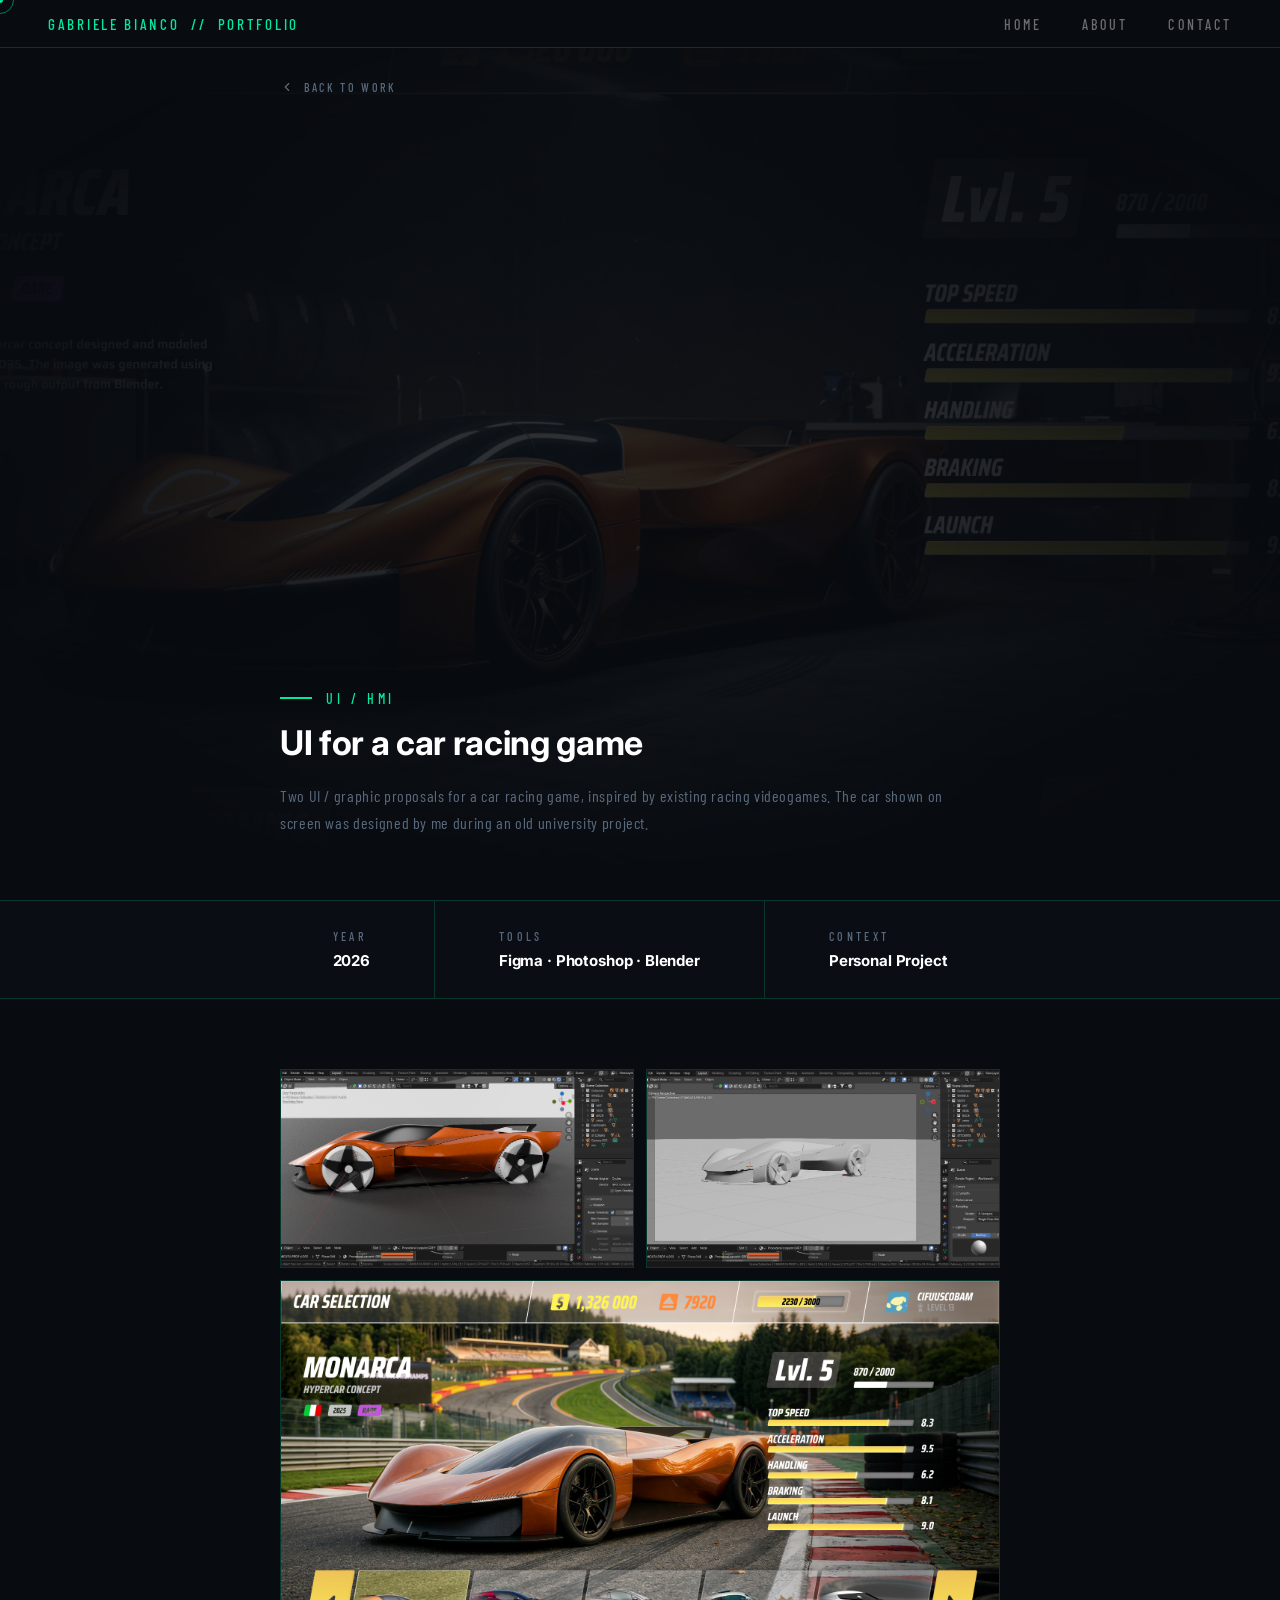
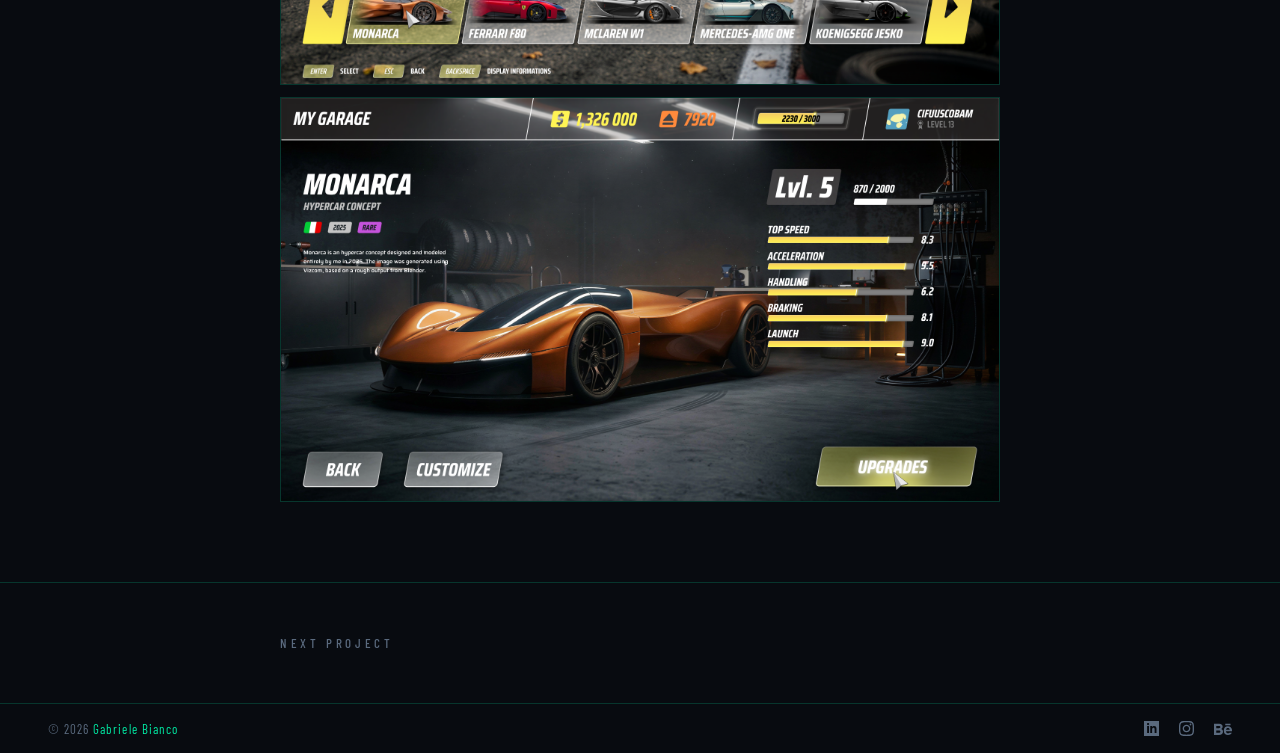
<file: project-monarca.html>
<!DOCTYPE html>
<html lang="en">
<head>
  <meta charset="UTF-8" />
  <meta name="viewport" content="width=device-width, initial-scale=1.0" />
  <title>Project Name — Gabriele Bianco</title>
  <link rel="preconnect" href="https://fonts.googleapis.com" />
  <link rel="preconnect" href="https://fonts.gstatic.com" crossorigin />
  <link href="https://fonts.googleapis.com/css2?family=Barlow+Condensed:wght@400;500;600;700&family=Inter:wght@700;800&display=swap" rel="stylesheet" />
  <link rel="stylesheet" href="style.css" />
  <style>
    /* ══════════════════════════════════════════════════════════════
       PROJECT PAGE — stili specifici
    ══════════════════════════════════════════════════════════════ */

    /* ── Info Bar ─────────────────────────────────────────────── */

    /* ── Back button ──────────────────────────────────────────── */
    .proj-back {
      display: flex;
      align-items: center;
      gap: 10px;
      text-decoration: none;
      color: var(--bio-color);
      font-family: 'Barlow Condensed', sans-serif;
      font-weight: 500;
      font-size: 12px;
      letter-spacing: 0.22em;
      text-transform: uppercase;
      transition: color 0.3s ease;
      width: fit-content;
    }
    .proj-back:hover { color: var(--accent); }
    .proj-back svg { transition: transform 0.3s ease; }
    .proj-back:hover svg { transform: translateX(-3px); }
    /* Posizione assoluta dentro la hero — top left, stessa altezza eyebrow home */
    .proj-back-top {
      position: absolute;
      top: calc(var(--nav-h) + 32px);
      left: var(--pad);
      z-index: 3;
    }

    /* ── Gallery ──────────────────────────────────────────────── */
    .proj-gallery {
      padding: 70px var(--pad) 80px;
      display: flex;
      flex-direction: column;
      gap: 12px;
    }
    /* Immagine full width */
    .proj-img-full {
      width: 100%;
      aspect-ratio: 16 / 9;
      object-fit: cover;
      display: block;
      background: #0D1420;
      /* placeholder visivo */
      position: relative;
    }
    /* Griglia 2 colonne */
    .proj-img-grid {
      display: grid;
      grid-template-columns: repeat(2, 1fr);
      gap: 12px;
    }
    .proj-img-half {
      width: 100%;
      aspect-ratio: 16 / 9;
      object-fit: cover;
      display: block;
      background: #0D1420;
    }
    /* Placeholder visivo per immagini mancanti */
    .proj-img-full,
    .proj-img-half {
      background: #0D1420;
      border: 1px solid var(--border-green);
    }
    /* Caption opzionale sotto immagine */
    .proj-caption {
      font-family: 'Barlow Condensed', sans-serif;
      font-weight: 400;
      font-size: 12px;
      letter-spacing: 0.08em;
      color: var(--bio-color);
      margin-top: -4px;
      margin-bottom: 8px;
    }

    /* ── Responsive ───────────────────────────────────────────── */
    @media (max-width: 1024px) {
    }
    @media (max-width: 768px) {
      .proj-hero-tag { right: 24px; }
      .proj-img-grid { grid-template-columns: 1fr; }
      .proj-next { flex-direction: column; align-items: flex-start; gap: 24px; }
    }
    @media (max-width: 480px) {
    }
  </style>
</head>
<body>

  <!-- NAVBAR -->
  <nav>
    <a href="index.html" class="nav-logo">Gabriele Bianco&nbsp;&nbsp;//&nbsp;&nbsp;Portfolio</a>
    <ul class="nav-links">
      <li><a href="index.html">Home</a></li>
      <li><a href="about.html">About</a></li>
      <li><a href="contact.html">Contact</a></li>
    </ul>
    <div class="hamburger" id="hamburger">
      <span></span><span></span><span></span>
    </div>
  </nav>
  <div class="mobile-nav" id="mobileNav">
    <a href="index.html">Home</a>
    <a href="about.html">About</a>
    <a href="contact.html">Contact</a>
  </div>

  <main>

    <!-- HERO -->
    <section class="proj-hero">
      <div class="proj-hero-bg" style="background-image:url('images/monarca/Monarca_02.png')"></div>
      <!-- Back to Work — top left, allineato all'eyebrow della home -->
      <a href="index.html#work" class="proj-back proj-back-top">
        <svg xmlns="http://www.w3.org/2000/svg" width="14" height="14" viewBox="0 0 24 24" fill="none" stroke="currentColor" stroke-width="2" stroke-linecap="round" stroke-linejoin="round"><polyline points="15 18 9 12 15 6"/></svg>
        Back to Work
      </a>
      <div class="proj-hero-content">
        <div class="hero-eyebrow">
          <span class="eyebrow-line"></span>
          <!-- Cambia il testo con la categoria del progetto:
               UI / HMI · 3D Modeling · Illustrations · Logo & Misc -->
          <span class="eyebrow-text">UI / HMI</span>
        </div>
        <h1 class="proj-hero-title reveal">UI for a car racing game</h1>
        <p class="proj-hero-brief">
          Two UI / graphic proposals for a car racing game, inspired by existing racing videogames.
          The car shown on screen was designed by me during an old university project.
        </p>
      </div>
    </section>

    <!-- INFO BAR -->
    <div class="proj-info">
      <div class="proj-info-inner">
        <div class="proj-info-item">
          <span class="proj-info-label">Year</span>
          <span class="proj-info-value">2026</span>
        </div>
        <div class="proj-info-item">
          <span class="proj-info-label">Tools</span>
          <span class="proj-info-value">Figma · Photoshop · Blender</span>
        </div>
        <div class="proj-info-item">
          <span class="proj-info-label">Context</span>
          <span class="proj-info-value">Personal Project</span>
        </div>
      </div>
    </div>



    <!-- GALLERY -->
    <div class="proj-gallery">

      <!-- Screenshot Blender — griglia 2 colonne -->
      <div class="proj-img-grid">
        <img class="proj-img-half" src="images/monarca/blender_01.png" alt="Blender viewport — rendered shading view" />
        <img class="proj-img-half" src="images/monarca/blender_02.png" alt="Blender viewport — matcap clay view" />
      </div>

      <!-- Immagine principale full width -->
      <img class="proj-img-full" src="images/monarca/Monarca_01.png" alt="Monarca — Car Selection screen" />

      <!-- Seconda immagine full width -->
      <img class="proj-img-full" src="images/monarca/Monarca_02.png" alt="Monarca — My Garage screen" />

    </div><!-- /proj-gallery -->

    <!-- NEXT PROJECT -->
    <a href="project-ui3dconfig.html" class="proj-next">
      <div class="proj-next-inner">
        <span class="proj-next-label">Next Project</span>
        <div class="proj-next-sep"></div>
        <span class="proj-next-title">UI for 3D configurators</span>
        <div class="proj-next-arrow">
          <svg xmlns="http://www.w3.org/2000/svg" width="16" height="16" viewBox="0 0 24 24" fill="none" stroke="#00e8a2" stroke-width="2" stroke-linecap="round" stroke-linejoin="round"><polyline points="9 18 15 12 9 6"/></svg>
        </div>
      </div>
    </a>

  </main>

  <!-- FOOTER -->
  <footer>
    <div class="footer-inner">
      <span class="footer-copy">© 2026 <span class="footer-name">Gabriele Bianco</span></span>
      <div class="footer-socials">
        <a href="https://www.linkedin.com/in/gabriele-bianco-483b90208/" target="_blank" rel="noopener" aria-label="LinkedIn" class="social-link">
          <svg xmlns="http://www.w3.org/2000/svg" width="15" height="15" viewBox="0 0 24 24"><path d="M0 0v24h24v-24h-24zm8 19h-3v-11h3v11zm-1.5-12.268c-.966 0-1.75-.79-1.75-1.764s.784-1.764 1.75-1.764 1.75.79 1.75 1.764-.783 1.764-1.75 1.764zm13.5 12.268h-3v-5.604c0-3.368-4-3.113-4 0v5.604h-3v-11h3v1.765c1.397-2.586 7-2.777 7 2.476v6.759z"/></svg>
        </a>
        <a href="https://www.instagram.com/gabrielebianco_" target="_blank" rel="noopener" aria-label="Instagram" class="social-link">
          <svg xmlns="http://www.w3.org/2000/svg" width="15" height="15" viewBox="0 0 24 24"><path d="M12 2.163c3.204 0 3.584.012 4.85.07 3.252.148 4.771 1.691 4.919 4.919.058 1.265.069 1.645.069 4.849 0 3.205-.012 3.584-.069 4.849-.149 3.225-1.664 4.771-4.919 4.919-1.266.058-1.644.07-4.85.07-3.204 0-3.584-.012-4.849-.07-3.26-.149-4.771-1.699-4.919-4.92-.058-1.265-.07-1.644-.07-4.849 0-3.204.013-3.583.07-4.849.149-3.227 1.664-4.771 4.919-4.919 1.266-.057 1.645-.069 4.849-.069zm0-2.163c-3.259 0-3.667.014-4.947.072-4.358.2-6.78 2.618-6.98 6.98-.059 1.281-.073 1.689-.073 4.948 0 3.259.014 3.668.072 4.948.2 4.358 2.618 6.78 6.98 6.98 1.281.058 1.689.072 4.948.072 3.259 0 3.668-.014 4.948-.072 4.354-.2 6.782-2.618 6.979-6.98.059-1.28.073-1.689.073-4.948 0-3.259-.014-3.667-.072-4.947-.196-4.354-2.617-6.78-6.979-6.98-1.281-.059-1.69-.073-4.949-.073zm0 5.838c-3.403 0-6.162 2.759-6.162 6.162s2.759 6.163 6.162 6.163 6.162-2.759 6.162-6.163c0-3.403-2.759-6.162-6.162-6.162zm0 10.162c-2.209 0-4-1.79-4-4 0-2.209 1.791-4 4-4s4 1.791 4 4c0 2.21-1.791 4-4 4zm6.406-11.845c-.796 0-1.441.645-1.441 1.44s.645 1.44 1.441 1.44c.795 0 1.439-.645 1.439-1.44s-.644-1.44-1.439-1.44z"/></svg>
        </a>
        <a href="https://www.behance.net/gabriele12b30d" target="_blank" rel="noopener" aria-label="Behance" class="social-link">
          <svg xmlns="http://www.w3.org/2000/svg" width="18" height="18" viewBox="0 0 24 24"><path d="M22 7h-7v-2h7v2zm1.726 10c-.442 1.297-2.029 3-5.101 3-3.074 0-5.564-1.729-5.564-5.675 0-3.91 2.325-5.92 5.466-5.92 3.082 0 4.964 1.782 5.375 4.426.078.506.109 1.188.095 2.14h-8.027c.13 3.211 3.483 3.312 4.588 2.029h3.168zm-7.686-4h4.965c-.105-1.547-1.136-2.219-2.477-2.219-1.466 0-2.277.768-2.488 2.219zm-9.574 6.988h-6.466v-14.967h6.953c5.476.081 5.58 5.444 2.72 6.906 3.461 1.26 3.577 8.061-3.207 8.061zm-3.466-8.988h3.584c2.508 0 2.906-3-.312-3h-3.272v3zm3.391 3h-3.391v3.016h3.341c3.055 0 2.868-3.016.05-3.016z"/></svg>
        </a>
      </div>
    </div>
  </footer>

  <div class="toast" id="toast"></div>
  <script src="script.js"></script>
  <script>
    /* Rimuovi back-to-top nelle pagine progetto */
    window.addEventListener('load', () => {
      const btt = document.querySelector('.back-to-top');
      if (btt) btt.remove();
    });
  </script>

</body>
</html>
</file>
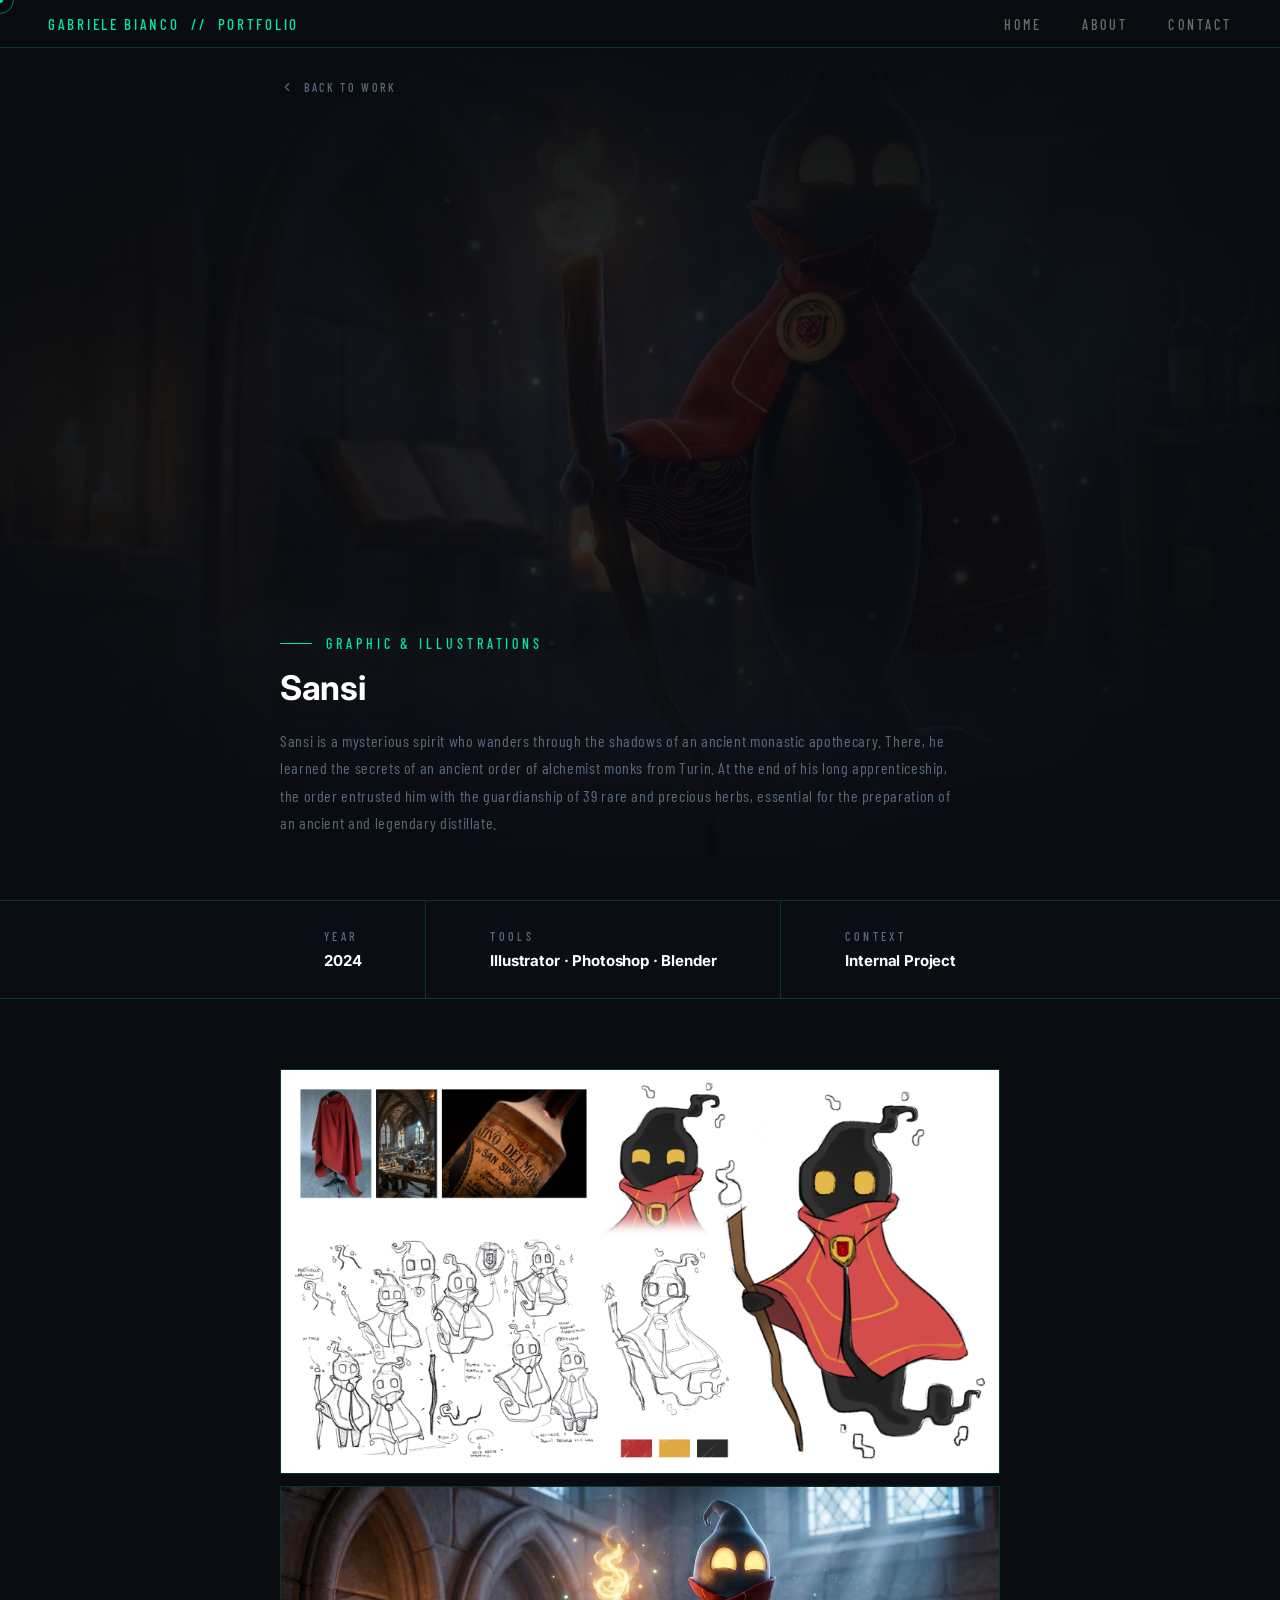
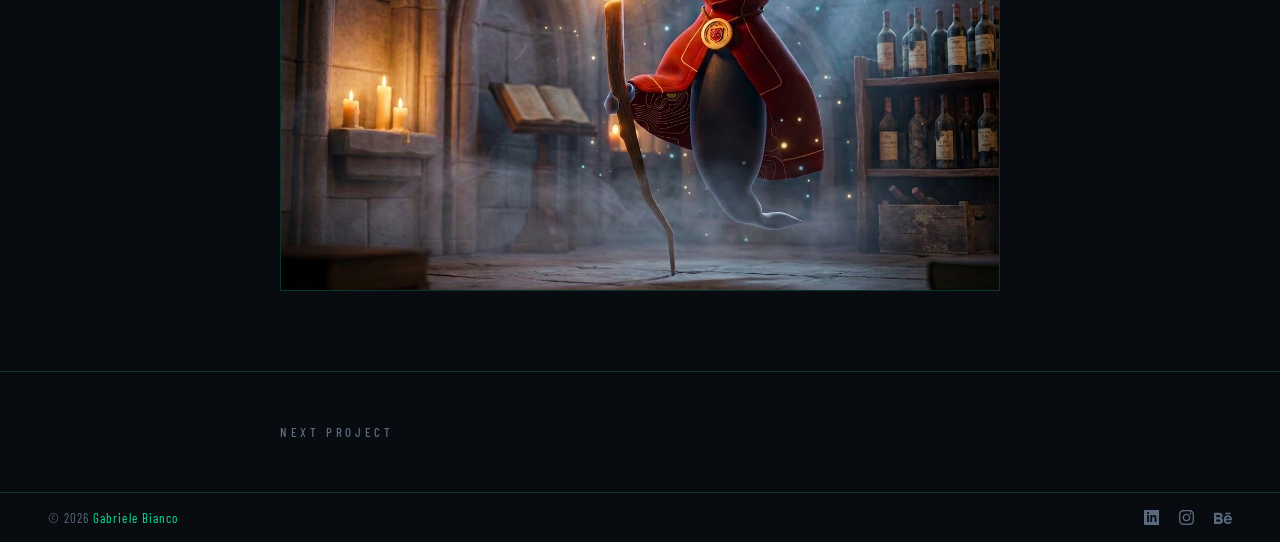
<file: project-sansi.html>
<!DOCTYPE html>
<html lang="en">
<head>
  <meta charset="UTF-8" />
  <meta name="viewport" content="width=device-width, initial-scale=1.0" />
  <title>Project Name — Gabriele Bianco</title>
  <link rel="preconnect" href="https://fonts.googleapis.com" />
  <link rel="preconnect" href="https://fonts.gstatic.com" crossorigin />
  <link href="https://fonts.googleapis.com/css2?family=Barlow+Condensed:wght@400;500;600;700&family=Inter:wght@700;800&display=swap" rel="stylesheet" />
  <link rel="stylesheet" href="style.css" />
  <style>
    /* ══════════════════════════════════════════════════════════════
       PROJECT PAGE — stili specifici
    ══════════════════════════════════════════════════════════════ */

    /* ── Info Bar ─────────────────────────────────────────────── */

    /* ── Back button ──────────────────────────────────────────── */
    .proj-back {
      display: flex;
      align-items: center;
      gap: 10px;
      text-decoration: none;
      color: var(--bio-color);
      font-family: 'Barlow Condensed', sans-serif;
      font-weight: 500;
      font-size: 12px;
      letter-spacing: 0.22em;
      text-transform: uppercase;
      transition: color 0.3s ease;
      width: fit-content;
    }
    .proj-back:hover { color: var(--accent); }
    .proj-back svg { transition: transform 0.3s ease; }
    .proj-back:hover svg { transform: translateX(-3px); }
    /* Posizione assoluta dentro la hero — top left, stessa altezza eyebrow home */
    .proj-back-top {
      position: absolute;
      top: calc(var(--nav-h) + 32px);
      left: var(--pad);
      z-index: 3;
    }

    /* ── Gallery ──────────────────────────────────────────────── */
    .proj-gallery {
      padding: 70px var(--pad) 80px;
      display: flex;
      flex-direction: column;
      gap: 12px;
    }
    /* Immagine full width */
    .proj-img-full {
      width: 100%;
      aspect-ratio: 16 / 9;
      object-fit: cover;
      display: block;
      background: #0D1420;
      /* placeholder visivo */
      position: relative;
    }
    /* Griglia 2 colonne */
    .proj-img-grid {
      display: grid;
      grid-template-columns: repeat(2, 1fr);
      gap: 12px;
    }
    .proj-img-half {
      width: 100%;
      aspect-ratio: 16 / 9;
      object-fit: cover;
      display: block;
      background: #0D1420;
    }
    /* Placeholder visivo per immagini mancanti */
    .proj-img-full,
    .proj-img-half {
      background: #0D1420;
      border: 1px solid var(--border-green);
    }
    /* Caption opzionale sotto immagine */
    .proj-caption {
      font-family: 'Barlow Condensed', sans-serif;
      font-weight: 400;
      font-size: 12px;
      letter-spacing: 0.08em;
      color: var(--bio-color);
      margin-top: -4px;
      margin-bottom: 8px;
    }

    /* ── Responsive ───────────────────────────────────────────── */
    @media (max-width: 1024px) {
    }
    @media (max-width: 768px) {
      .proj-hero-tag { right: 24px; }
      .proj-img-grid { grid-template-columns: 1fr; }
      .proj-next { flex-direction: column; align-items: flex-start; gap: 24px; }
    }
    @media (max-width: 480px) {
    }
  </style>
</head>
<body>

  <!-- NAVBAR -->
  <nav>
    <a href="index.html" class="nav-logo">Gabriele Bianco&nbsp;&nbsp;//&nbsp;&nbsp;Portfolio</a>
    <ul class="nav-links">
      <li><a href="index.html">Home</a></li>
      <li><a href="about.html">About</a></li>
      <li><a href="contact.html">Contact</a></li>
    </ul>
    <div class="hamburger" id="hamburger">
      <span></span><span></span><span></span>
    </div>
  </nav>
  <div class="mobile-nav" id="mobileNav">
    <a href="index.html">Home</a>
    <a href="about.html">About</a>
    <a href="contact.html">Contact</a>
  </div>

  <main>

    <!-- HERO -->
    <section class="proj-hero">
      <div class="proj-hero-bg" style="background-image:url('images/sansi/sansi_render.png')"></div>
      <!-- Back to Work — top left, allineato all'eyebrow della home -->
      <a href="index.html#work" class="proj-back proj-back-top">
        <svg xmlns="http://www.w3.org/2000/svg" width="14" height="14" viewBox="0 0 24 24" fill="none" stroke="currentColor" stroke-width="2" stroke-linecap="round" stroke-linejoin="round"><polyline points="15 18 9 12 15 6"/></svg>
        Back to Work
      </a>
      <div class="proj-hero-content">
        <div class="hero-eyebrow">
          <span class="eyebrow-line"></span>
          <!-- Cambia il testo con la categoria del progetto:
               UI / HMI · 3D Modeling · Illustrations · Logo & Misc -->
          <span class="eyebrow-text">GRAPHIC & ILLUSTRATIONS</span>
        </div>
        <h1 class="proj-hero-title reveal">Sansi</h1>
        <p class="proj-hero-brief">
          Sansi is a mysterious spirit who wanders through the shadows of an ancient monastic apothecary. There, he learned the secrets of an ancient order of alchemist monks from Turin. At the end of his long apprenticeship, the order entrusted him with the guardianship of 39 rare and precious herbs, essential for the preparation of an ancient and legendary distillate.
        </p>
      </div>
    </section>

    <!-- INFO BAR -->
    <div class="proj-info">
      <div class="proj-info-inner">
        <div class="proj-info-item">
          <span class="proj-info-label">Year</span>
          <span class="proj-info-value">2024</span>
        </div>
        <div class="proj-info-item">
          <span class="proj-info-label">Tools</span>
          <span class="proj-info-value">Illustrator · Photoshop · Blender</span>
        </div>
        <div class="proj-info-item">
          <span class="proj-info-label">Context</span>
          <span class="proj-info-value">Internal Project</span>
        </div>
      </div>
    </div>



    <!-- GALLERY -->
    <div class="proj-gallery">

      <!-- Prima immagine: sketch / concept art -->
      <img class="proj-img-full" src="images/sansi/sansi_sketch.png" alt="Sansi — sketch and concept art" />

      <!-- Seconda immagine: render finale -->
      <img class="proj-img-full" src="images/sansi/sansi_render.png" alt="Sansi — final render" />

    </div><!-- /proj-gallery -->

    <!-- NEXT PROJECT -->
    <a href="project-graphics.html" class="proj-next">
      <div class="proj-next-inner">
        <span class="proj-next-label">Next Project</span>
        <div class="proj-next-sep"></div>
        <span class="proj-next-title">Graphic & Logo/Icon design</span>
        <div class="proj-next-arrow">
          <svg xmlns="http://www.w3.org/2000/svg" width="16" height="16" viewBox="0 0 24 24" fill="none" stroke="#00e8a2" stroke-width="2" stroke-linecap="round" stroke-linejoin="round"><polyline points="9 18 15 12 9 6"/></svg>
        </div>
      </div>
    </a>

  </main>

  <!-- FOOTER -->
  <footer>
    <div class="footer-inner">
      <span class="footer-copy">© 2026 <span class="footer-name">Gabriele Bianco</span></span>
      <div class="footer-socials">
        <a href="https://www.linkedin.com/in/gabriele-bianco-483b90208/" target="_blank" rel="noopener" aria-label="LinkedIn" class="social-link">
          <svg xmlns="http://www.w3.org/2000/svg" width="15" height="15" viewBox="0 0 24 24"><path d="M0 0v24h24v-24h-24zm8 19h-3v-11h3v11zm-1.5-12.268c-.966 0-1.75-.79-1.75-1.764s.784-1.764 1.75-1.764 1.75.79 1.75 1.764-.783 1.764-1.75 1.764zm13.5 12.268h-3v-5.604c0-3.368-4-3.113-4 0v5.604h-3v-11h3v1.765c1.397-2.586 7-2.777 7 2.476v6.759z"/></svg>
        </a>
        <a href="https://www.instagram.com/gabrielebianco_" target="_blank" rel="noopener" aria-label="Instagram" class="social-link">
          <svg xmlns="http://www.w3.org/2000/svg" width="15" height="15" viewBox="0 0 24 24"><path d="M12 2.163c3.204 0 3.584.012 4.85.07 3.252.148 4.771 1.691 4.919 4.919.058 1.265.069 1.645.069 4.849 0 3.205-.012 3.584-.069 4.849-.149 3.225-1.664 4.771-4.919 4.919-1.266.058-1.644.07-4.85.07-3.204 0-3.584-.012-4.849-.07-3.26-.149-4.771-1.699-4.919-4.92-.058-1.265-.07-1.644-.07-4.849 0-3.204.013-3.583.07-4.849.149-3.227 1.664-4.771 4.919-4.919 1.266-.057 1.645-.069 4.849-.069zm0-2.163c-3.259 0-3.667.014-4.947.072-4.358.2-6.78 2.618-6.98 6.98-.059 1.281-.073 1.689-.073 4.948 0 3.259.014 3.668.072 4.948.2 4.358 2.618 6.78 6.98 6.98 1.281.058 1.689.072 4.948.072 3.259 0 3.668-.014 4.948-.072 4.354-.2 6.782-2.618 6.979-6.98.059-1.28.073-1.689.073-4.948 0-3.259-.014-3.667-.072-4.947-.196-4.354-2.617-6.78-6.979-6.98-1.281-.059-1.69-.073-4.949-.073zm0 5.838c-3.403 0-6.162 2.759-6.162 6.162s2.759 6.163 6.162 6.163 6.162-2.759 6.162-6.163c0-3.403-2.759-6.162-6.162-6.162zm0 10.162c-2.209 0-4-1.79-4-4 0-2.209 1.791-4 4-4s4 1.791 4 4c0 2.21-1.791 4-4 4zm6.406-11.845c-.796 0-1.441.645-1.441 1.44s.645 1.44 1.441 1.44c.795 0 1.439-.645 1.439-1.44s-.644-1.44-1.439-1.44z"/></svg>
        </a>
        <a href="https://www.behance.net/gabriele12b30d" target="_blank" rel="noopener" aria-label="Behance" class="social-link">
          <svg xmlns="http://www.w3.org/2000/svg" width="18" height="18" viewBox="0 0 24 24"><path d="M22 7h-7v-2h7v2zm1.726 10c-.442 1.297-2.029 3-5.101 3-3.074 0-5.564-1.729-5.564-5.675 0-3.91 2.325-5.92 5.466-5.92 3.082 0 4.964 1.782 5.375 4.426.078.506.109 1.188.095 2.14h-8.027c.13 3.211 3.483 3.312 4.588 2.029h3.168zm-7.686-4h4.965c-.105-1.547-1.136-2.219-2.477-2.219-1.466 0-2.277.768-2.488 2.219zm-9.574 6.988h-6.466v-14.967h6.953c5.476.081 5.58 5.444 2.72 6.906 3.461 1.26 3.577 8.061-3.207 8.061zm-3.466-8.988h3.584c2.508 0 2.906-3-.312-3h-3.272v3zm3.391 3h-3.391v3.016h3.341c3.055 0 2.868-3.016.05-3.016z"/></svg>
        </a>
      </div>
    </div>
  </footer>

  <div class="toast" id="toast"></div>
  <script src="script.js"></script>
  <script>
    /* Rimuovi back-to-top nelle pagine progetto */
    window.addEventListener('load', () => {
      const btt = document.querySelector('.back-to-top');
      if (btt) btt.remove();
    });
  </script>

</body>
</html>
</file>
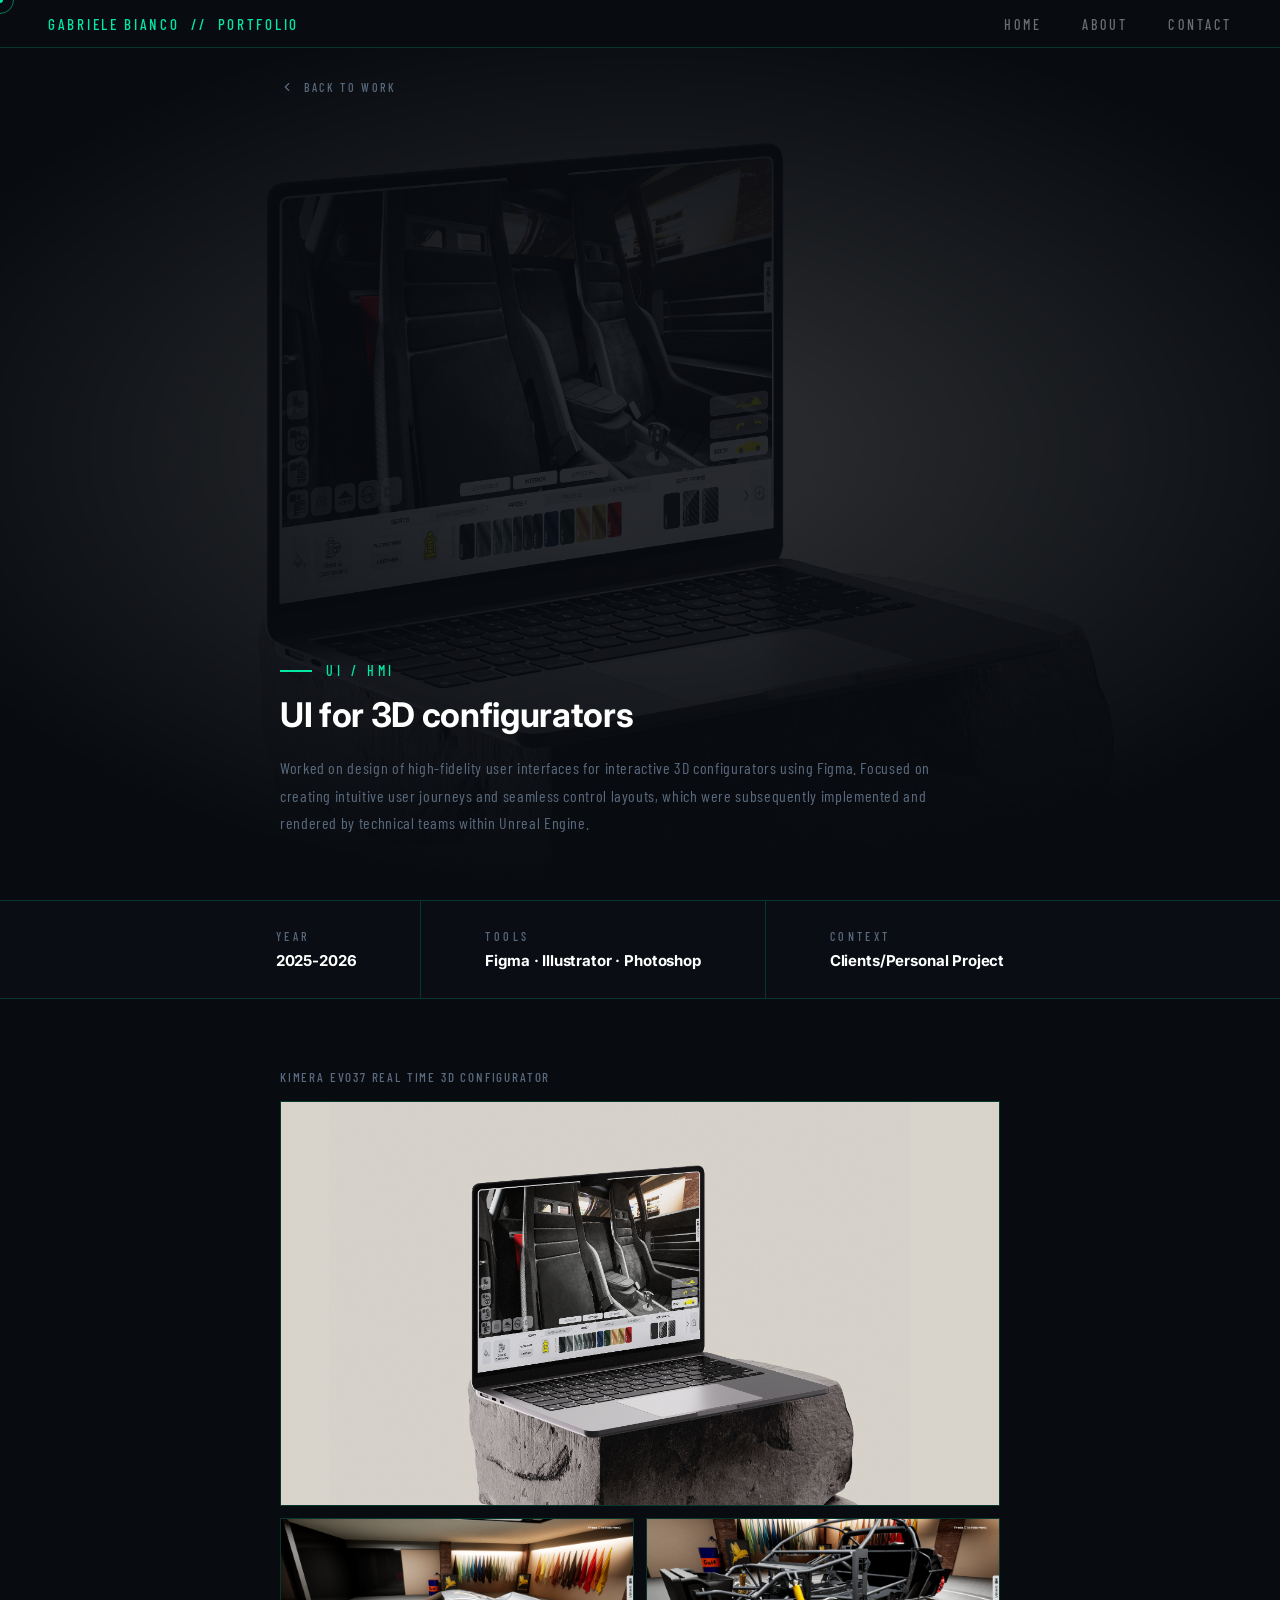
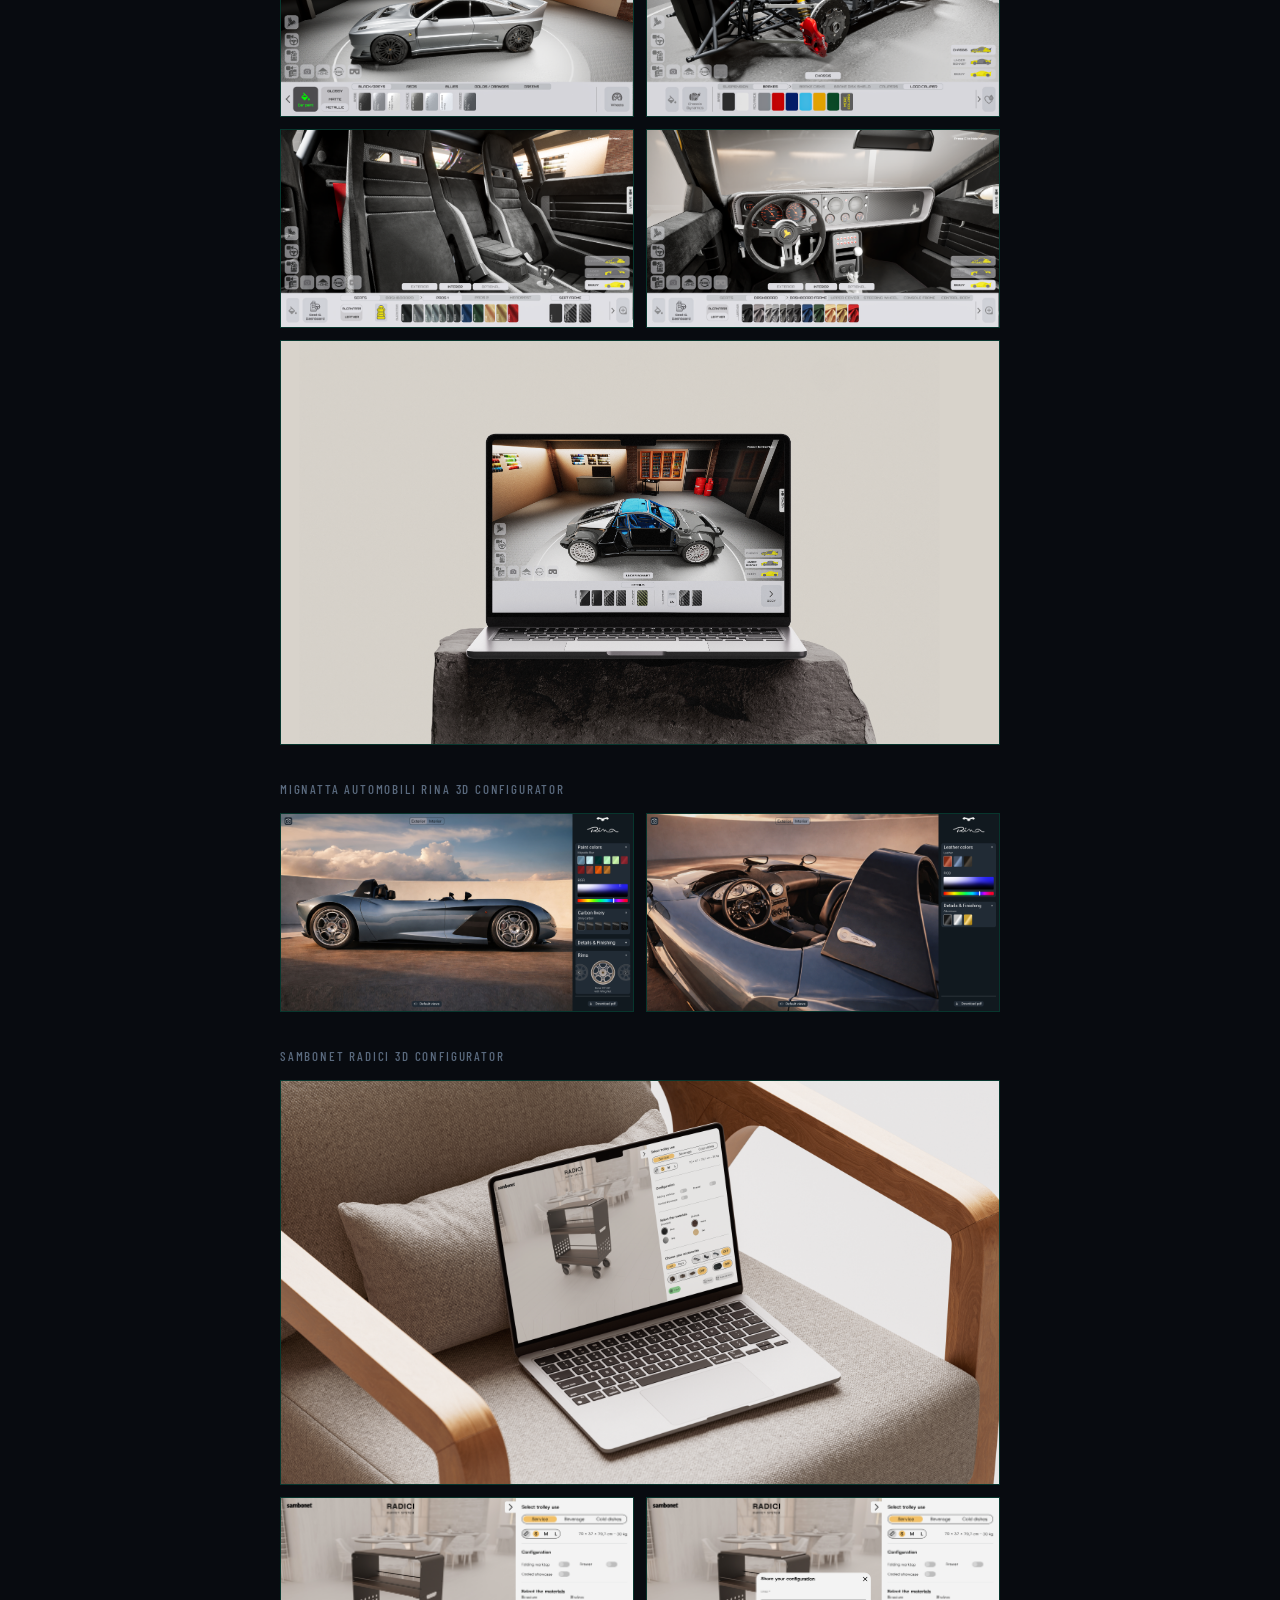
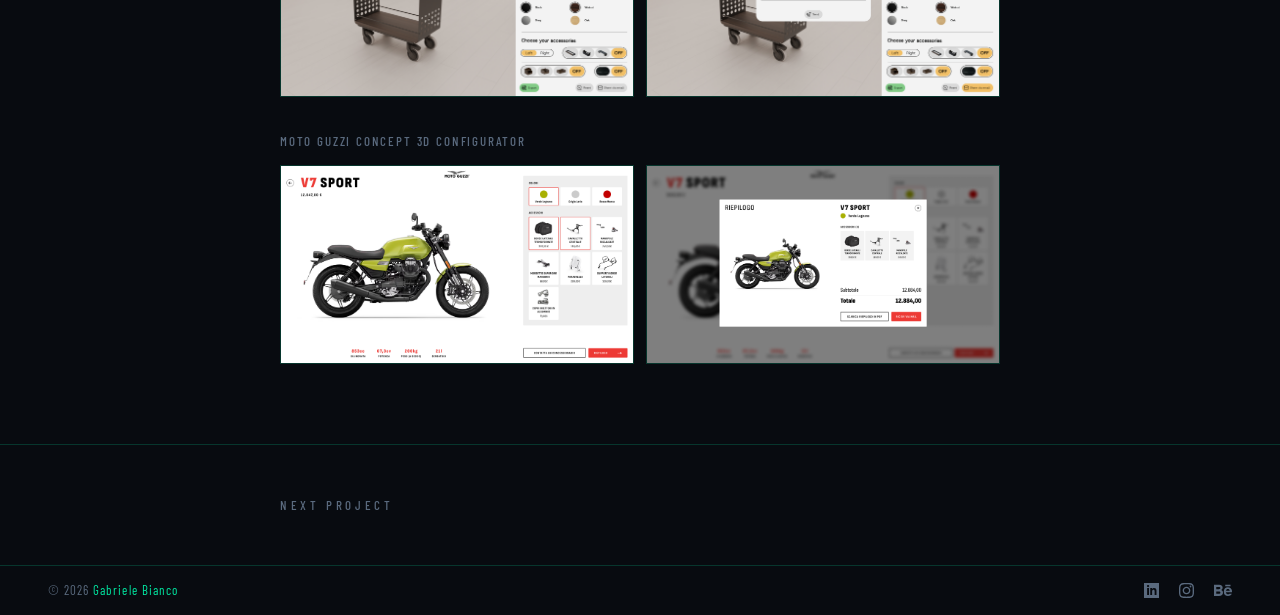
<file: project-ui3dconfig.html>
<!DOCTYPE html>
<html lang="en">
<head>
  <meta charset="UTF-8" />
  <meta name="viewport" content="width=device-width, initial-scale=1.0" />
  <title>Project Name — Gabriele Bianco</title>
  <link rel="preconnect" href="https://fonts.googleapis.com" />
  <link rel="preconnect" href="https://fonts.gstatic.com" crossorigin />
  <link href="https://fonts.googleapis.com/css2?family=Barlow+Condensed:wght@400;500;600;700&family=Inter:wght@700;800&display=swap" rel="stylesheet" />
  <link rel="stylesheet" href="style.css" />
  <style>
    /* ══════════════════════════════════════════════════════════════
       PROJECT PAGE — stili specifici
    ══════════════════════════════════════════════════════════════ */

    /* ── Info Bar ─────────────────────────────────────────────── */

    /* ── Back button ──────────────────────────────────────────── */
    .proj-back {
      display: flex;
      align-items: center;
      gap: 10px;
      text-decoration: none;
      color: var(--bio-color);
      font-family: 'Barlow Condensed', sans-serif;
      font-weight: 500;
      font-size: 12px;
      letter-spacing: 0.22em;
      text-transform: uppercase;
      transition: color 0.3s ease;
      width: fit-content;
    }
    .proj-back:hover { color: var(--accent); }
    .proj-back svg { transition: transform 0.3s ease; }
    .proj-back:hover svg { transform: translateX(-3px); }
    /* Posizione assoluta dentro la hero — top left, stessa altezza eyebrow home */
    .proj-back-top {
      position: absolute;
      top: calc(var(--nav-h) + 32px);
      left: var(--pad);
      z-index: 3;
    }

    /* ── Gallery ──────────────────────────────────────────────── */
    .proj-gallery {
      padding: 70px var(--pad) 80px;
      display: flex;
      flex-direction: column;
      gap: 12px;
    }
    /* Immagine full width */
    .proj-img-full {
      width: 100%;
      aspect-ratio: 16 / 9;
      object-fit: cover;
      display: block;
      background: #0D1420;
      /* placeholder visivo */
      position: relative;
    }
    /* Griglia 2 colonne */
    .proj-img-grid {
      display: grid;
      grid-template-columns: repeat(2, 1fr);
      gap: 12px;
    }
    .proj-img-half {
      width: 100%;
      aspect-ratio: 16 / 9;
      object-fit: cover;
      display: block;
      background: #0D1420;
    }
    /* Placeholder visivo per immagini mancanti */
    .proj-img-full,
    .proj-img-half {
      background: #0D1420;
      border: 1px solid var(--border-green);
    }
    /* Didascalia progetto — sopra ogni blocco immagine */
    .proj-gallery-label {
      font-family: 'Barlow Condensed', sans-serif;
      font-weight: 500;
      font-size: 13px;
      letter-spacing: 0.14em;
      text-transform: uppercase;
      color: #5A6A7E;
      margin-bottom: 4px;
    }
    /* Caption opzionale sotto immagine */
    .proj-caption {
      font-family: 'Barlow Condensed', sans-serif;
      font-weight: 400;
      font-size: 12px;
      letter-spacing: 0.08em;
      color: var(--bio-color);
      margin-top: -4px;
      margin-bottom: 8px;
    }

    /* ── Responsive ───────────────────────────────────────────── */
    @media (max-width: 1024px) {
    }
    @media (max-width: 768px) {
      .proj-hero-tag { right: 24px; }
      .proj-img-grid { grid-template-columns: 1fr; }
      .proj-next { flex-direction: column; align-items: flex-start; gap: 24px; }
    }
    @media (max-width: 480px) {
    }
  </style>
</head>
<body>

  <!-- NAVBAR -->
  <nav>
    <a href="index.html" class="nav-logo">Gabriele Bianco&nbsp;&nbsp;//&nbsp;&nbsp;Portfolio</a>
    <ul class="nav-links">
      <li><a href="index.html">Home</a></li>
      <li><a href="about.html">About</a></li>
      <li><a href="contact.html">Contact</a></li>
    </ul>
    <div class="hamburger" id="hamburger">
      <span></span><span></span><span></span>
    </div>
  </nav>
  <div class="mobile-nav" id="mobileNav">
    <a href="index.html">Home</a>
    <a href="about.html">About</a>
    <a href="contact.html">Contact</a>
  </div>

  <main>

    <!-- HERO -->
    <section class="proj-hero">
      <div class="proj-hero-bg" style="background-image:url('images/config/kimera (4).png')"></div>
      <!-- Back to Work — top left, allineato all'eyebrow della home -->
      <a href="index.html#work" class="proj-back proj-back-top">
        <svg xmlns="http://www.w3.org/2000/svg" width="14" height="14" viewBox="0 0 24 24" fill="none" stroke="currentColor" stroke-width="2" stroke-linecap="round" stroke-linejoin="round"><polyline points="15 18 9 12 15 6"/></svg>
        Back to Work
      </a>
      <div class="proj-hero-content">
        <div class="hero-eyebrow">
          <span class="eyebrow-line"></span>
          <!-- Cambia il testo con la categoria del progetto:
               UI / HMI · 3D Modeling · Illustrations · Logo & Misc -->
          <span class="eyebrow-text">UI / HMI</span>
        </div>
        <h1 class="proj-hero-title reveal">UI for 3D configurators</h1>
        <p class="proj-hero-brief">
          Worked on design of high-fidelity user interfaces for interactive 3D configurators using Figma. Focused on creating intuitive user journeys and seamless control layouts, which were subsequently implemented and rendered by technical teams within Unreal Engine.
        </p>
      </div>
    </section>

    <!-- INFO BAR -->
    <div class="proj-info">
      <div class="proj-info-inner">
        <div class="proj-info-item">
          <span class="proj-info-label">Year</span>
          <span class="proj-info-value">2025-2026</span>
        </div>
        <div class="proj-info-item">
          <span class="proj-info-label">Tools</span>
          <span class="proj-info-value">Figma · Illustrator · Photoshop</span>
        </div>
        <div class="proj-info-item">
          <span class="proj-info-label">Context</span>
          <span class="proj-info-value">Clients/Personal Project</span>
        </div>
      </div>
    </div>



    <!-- GALLERY -->
    <div class="proj-gallery">

      <!-- KIMERA EVO37 -->
      <span class="proj-gallery-label">KIMERA EVO37 REAL TIME 3D CONFIGURATOR</span>

      <!-- Immagine principale full width -->
      <img class="proj-img-full" src="images/config/kimera (4).png" alt="3D configurator — interior seats view" />

      <!-- Griglia 2 immagini affiancate — esterno + telaio -->
      <div class="proj-img-grid">
        <img class="proj-img-half" src="images/config/kimera (6).png" alt="3D configurator — exterior body color" />
        <img class="proj-img-half" src="images/config/kimera (5).png" alt="3D configurator — chassis and brakes" />
      </div>

      <!-- Griglia 2 immagini affiancate — interni + cruscotto -->
      <div class="proj-img-grid">
        <img class="proj-img-half" src="images/config/kimera (7).png" alt="3D configurator — interior seats" />
        <img class="proj-img-half" src="images/config/kimera (3).png" alt="3D configurator — dashboard details" />
      </div>

      <!-- Immagine full width — under bonnet -->
      <img class="proj-img-full" src="images/config/kimera (1).png" alt="3D configurator — under bonnet detail view" />

      <!-- MIGNATTA AUTOMOBILI RINA -->
      <span class="proj-gallery-label" style="margin-top: 24px;">MIGNATTA AUTOMOBILI RINA 3D CONFIGURATOR</span>

      <!-- Griglia 2 immagini affiancate — Rima configurator (esterno + interno) -->
      <div class="proj-img-grid">
        <img class="proj-img-half" src="images/config/mignatta (2).png" alt="Rima configurator — exterior paint colors" />
        <img class="proj-img-half" src="images/config/mignatta (1).png" alt="Rima configurator — interior leather colors" />
      </div>

      <!-- SAMBONET RADICI -->
      <span class="proj-gallery-label" style="margin-top: 24px;">SAMBONET RADICI 3D CONFIGURATOR</span>

      <!-- Immagine full width — poltrona -->
      <img class="proj-img-full" src="images/config/sambonet (1).png" alt="Radici configurator — laptop mockup on armchair" />

      <!-- Griglia 2 immagini affiancate finale — carrelli -->
      <div class="proj-img-grid">
        <img class="proj-img-half" src="images/config/sambonet (1).jpg" alt="Radici configurator — trolley base view" />
        <img class="proj-img-half" src="images/config/sambonet (2).jpg" alt="Radici configurator — share configuration dialog" />
      </div>

      <!-- MOTO GUZZI CONCEPT 3D CONFIGURATOR -->
      <span class="proj-gallery-label" style="margin-top: 24px;">MOTO GUZZI CONCEPT 3D CONFIGURATOR</span>

            <!-- Griglia 2 immagini affiancate finale — carrelli -->
      <div class="proj-img-grid">
        <img class="proj-img-half" src="images/config/GUZZI1.png" alt="Moto guzzi configurator — viewport" />
        <img class="proj-img-half" src="images/config/GUZZI2.png" alt="Moto guzzi configurator — recap" />
      </div>

    </div><!-- /proj-gallery -->

    <!-- NEXT PROJECT -->
    <a href="project-forma.html" class="proj-next">
      <div class="proj-next-inner">
        <span class="proj-next-label">Next Project</span>
        <div class="proj-next-sep"></div>
        <span class="proj-next-title">UI for a 3D visualization software</span>
        <div class="proj-next-arrow">
          <svg xmlns="http://www.w3.org/2000/svg" width="16" height="16" viewBox="0 0 24 24" fill="none" stroke="#00e8a2" stroke-width="2" stroke-linecap="round" stroke-linejoin="round"><polyline points="9 18 15 12 9 6"/></svg>
        </div>
      </div>
    </a>

  </main>

  <!-- FOOTER -->
  <footer>
    <div class="footer-inner">
      <span class="footer-copy">© 2026 <span class="footer-name">Gabriele Bianco</span></span>
      <div class="footer-socials">
        <a href="https://www.linkedin.com/in/gabriele-bianco-483b90208/" target="_blank" rel="noopener" aria-label="LinkedIn" class="social-link">
          <svg xmlns="http://www.w3.org/2000/svg" width="15" height="15" viewBox="0 0 24 24"><path d="M0 0v24h24v-24h-24zm8 19h-3v-11h3v11zm-1.5-12.268c-.966 0-1.75-.79-1.75-1.764s.784-1.764 1.75-1.764 1.75.79 1.75 1.764-.783 1.764-1.75 1.764zm13.5 12.268h-3v-5.604c0-3.368-4-3.113-4 0v5.604h-3v-11h3v1.765c1.397-2.586 7-2.777 7 2.476v6.759z"/></svg>
        </a>
        <a href="https://www.instagram.com/gabrielebianco_" target="_blank" rel="noopener" aria-label="Instagram" class="social-link">
          <svg xmlns="http://www.w3.org/2000/svg" width="15" height="15" viewBox="0 0 24 24"><path d="M12 2.163c3.204 0 3.584.012 4.85.07 3.252.148 4.771 1.691 4.919 4.919.058 1.265.069 1.645.069 4.849 0 3.205-.012 3.584-.069 4.849-.149 3.225-1.664 4.771-4.919 4.919-1.266.058-1.644.07-4.85.07-3.204 0-3.584-.012-4.849-.07-3.26-.149-4.771-1.699-4.919-4.92-.058-1.265-.07-1.644-.07-4.849 0-3.204.013-3.583.07-4.849.149-3.227 1.664-4.771 4.919-4.919 1.266-.057 1.645-.069 4.849-.069zm0-2.163c-3.259 0-3.667.014-4.947.072-4.358.2-6.78 2.618-6.98 6.98-.059 1.281-.073 1.689-.073 4.948 0 3.259.014 3.668.072 4.948.2 4.358 2.618 6.78 6.98 6.98 1.281.058 1.689.072 4.948.072 3.259 0 3.668-.014 4.948-.072 4.354-.2 6.782-2.618 6.979-6.98.059-1.28.073-1.689.073-4.948 0-3.259-.014-3.667-.072-4.947-.196-4.354-2.617-6.78-6.979-6.98-1.281-.059-1.69-.073-4.949-.073zm0 5.838c-3.403 0-6.162 2.759-6.162 6.162s2.759 6.163 6.162 6.163 6.162-2.759 6.162-6.163c0-3.403-2.759-6.162-6.162-6.162zm0 10.162c-2.209 0-4-1.79-4-4 0-2.209 1.791-4 4-4s4 1.791 4 4c0 2.21-1.791 4-4 4zm6.406-11.845c-.796 0-1.441.645-1.441 1.44s.645 1.44 1.441 1.44c.795 0 1.439-.645 1.439-1.44s-.644-1.44-1.439-1.44z"/></svg>
        </a>
        <a href="https://www.behance.net/gabriele12b30d" target="_blank" rel="noopener" aria-label="Behance" class="social-link">
          <svg xmlns="http://www.w3.org/2000/svg" width="18" height="18" viewBox="0 0 24 24"><path d="M22 7h-7v-2h7v2zm1.726 10c-.442 1.297-2.029 3-5.101 3-3.074 0-5.564-1.729-5.564-5.675 0-3.91 2.325-5.92 5.466-5.92 3.082 0 4.964 1.782 5.375 4.426.078.506.109 1.188.095 2.14h-8.027c.13 3.211 3.483 3.312 4.588 2.029h3.168zm-7.686-4h4.965c-.105-1.547-1.136-2.219-2.477-2.219-1.466 0-2.277.768-2.488 2.219zm-9.574 6.988h-6.466v-14.967h6.953c5.476.081 5.58 5.444 2.72 6.906 3.461 1.26 3.577 8.061-3.207 8.061zm-3.466-8.988h3.584c2.508 0 2.906-3-.312-3h-3.272v3zm3.391 3h-3.391v3.016h3.341c3.055 0 2.868-3.016.05-3.016z"/></svg>
        </a>
      </div>
    </div>
  </footer>

  <div class="toast" id="toast"></div>
  <script src="script.js"></script>
  <script>
    /* Rimuovi back-to-top nelle pagine progetto */
    window.addEventListener('load', () => {
      const btt = document.querySelector('.back-to-top');
      if (btt) btt.remove();
    });
  </script>

</body>
</html>
</file>
<file: style.css>
/* ═══════════════════════════════════════════════════════════════
   GABRIELE BIANCO // PORTFOLIO — shared stylesheet
   ═══════════════════════════════════════════════════════════════ */

/* ── Reset ────────────────────────────────────────────────────── */
*, *::before, *::after { box-sizing: border-box; margin: 0; padding: 0; }
html { scroll-behavior: smooth; overflow-y: scroll; }
body {
  background: #080B10;
  color: #e8e8e8;
  font-family: 'Barlow Condensed', sans-serif;
  overflow-x: hidden;
  min-height: 100vh;
  display: flex;
  flex-direction: column;
}
main { flex: 1; }

/* ── Variables ────────────────────────────────────────────────── */
:root {
  --accent:        #00e8a2;
  --bg:            #080B10;
  --nav-h:         48px;
  --bio-color:     #5A6A7E;
  --tag-ui:        #00e8a2;
  --tag-blender:   #7B61FF;
  --tag-transport: #E040A0;
  --tag-digital:   #C8A800;
  --pad:           280px;
  --border-green:  #07362D;
}

/* ══════════════════════════════════════════════════════════════
   NAVBAR — identica su tutte le pagine
══════════════════════════════════════════════════════════════ */
nav {
  position: fixed;
  top: 0; left: 0; right: 0;
  z-index: 100;
  height: var(--nav-h);
  display: flex;
  align-items: center;
  justify-content: space-between;
  padding: 0 48px;
  background: var(--bg);
  border-bottom: 1px solid var(--border-green);
}
.nav-logo {
  font-family: 'Barlow Condensed', sans-serif;
  font-weight: 500;
  font-size: 15px;
  letter-spacing: 0.18em;
  text-transform: uppercase;
  color: var(--accent);
  text-decoration: none;
  user-select: none;
}
.nav-links {
  display: flex;
  gap: 40px;
  list-style: none;
}
.nav-links a {
  font-family: 'Barlow Condensed', sans-serif;
  font-weight: 500;
  font-size: 14px;
  letter-spacing: 0.22em;
  text-transform: uppercase;
  color: rgba(255,255,255,0.40);
  text-decoration: none;
  transition: color 0.35s ease;
}
.nav-links a:hover,
.nav-links a.active { color: var(--accent); }
.nav-links a.disabled { pointer-events: none; opacity: 0.3; }

/* Hamburger */
.hamburger {
  display: none;
  flex-direction: column;
  gap: 5px;
  cursor: pointer;
}
.hamburger span {
  display: block;
  width: 22px;
  height: 1.5px;
  background: var(--accent);
  transition: transform 0.35s ease, opacity 0.35s ease;
}
.hamburger.open span:nth-child(1) { transform: translateY(6.5px) rotate(45deg); }
.hamburger.open span:nth-child(2) { opacity: 0; }
.hamburger.open span:nth-child(3) { transform: translateY(-6.5px) rotate(-45deg); }

.mobile-nav {
  display: none;
  position: fixed;
  top: var(--nav-h); left: 0; right: 0;
  background: var(--bg);
  border-bottom: 1px solid var(--border-green);
  flex-direction: column;
  padding: 24px 48px;
  gap: 20px;
  z-index: 99;
}
.mobile-nav.open { display: flex; }
.mobile-nav a {
  font-family: 'Barlow Condensed', sans-serif;
  font-weight: 500;
  font-size: 15px;
  letter-spacing: 0.2em;
  text-transform: uppercase;
  color: rgba(255,255,255,0.40);
  text-decoration: none;
  transition: color 0.35s ease;
}
.mobile-nav a:hover,
.mobile-nav a.active  { color: var(--accent); }
.mobile-nav a.disabled { pointer-events: none; opacity: 0.3; }

/* ══════════════════════════════════════════════════════════════
   FOOTER — identico su tutte le pagine
══════════════════════════════════════════════════════════════ */
footer {
  width: 100%;
  height: 50px;
  border-top: 1px solid var(--border-green);
  background: var(--bg);
  flex-shrink: 0;
}
.footer-inner {
  height: 100%;
  display: flex;
  align-items: center;
  justify-content: space-between;
  padding: 0 48px;
}
.footer-copy {
  font-family: 'Barlow Condensed', sans-serif;
  font-weight: 400;
  font-size: 13px;
  letter-spacing: 0.08em;
  color: var(--bio-color);
}
.footer-name { color: var(--accent); }
.footer-socials {
  display: flex;
  align-items: center;
  gap: 20px;
}
.social-link {
  display: flex;
  align-items: center;
  justify-content: center;
  line-height: 0;
}
.social-link svg {
  fill: var(--bio-color);
  transition: fill 0.35s ease;
}
.social-link:hover svg { fill: #00FFB2; }

/* ══════════════════════════════════════════════════════════════
   BUTTONS — condivisi
══════════════════════════════════════════════════════════════ */
.btn-wrap {
  position: relative;
  display: inline-block;
}
.btn-svg-border,
.btn-svg-fill {
  position: absolute;
  inset: 0;
  width: 100%;
  height: 100%;
  pointer-events: none;
  overflow: visible;
  transition: opacity 0.35s ease;
}
.btn-svg-border { opacity: 1; }
.btn-svg-fill   { opacity: 0; }
.btn-wrap:hover .btn-svg-border { opacity: 0; }
.btn-wrap:hover .btn-svg-fill   { opacity: 1; }

.btn {
  position: relative;
  z-index: 1;
  font-family: 'Barlow Condensed', sans-serif;
  font-weight: 500;
  font-size: 12px;
  letter-spacing: 0.26em;
  text-transform: uppercase;
  padding: 12px 30px;
  cursor: pointer;
  border: none;
  background: transparent;
  display: inline-block;
  transition: color 0.35s ease;
}
.btn-primary               { color: var(--accent); }
.btn-wrap:hover .btn-primary { color: #080B10; }
.btn-ghost                 { color: rgba(170,185,205,0.70); }
.btn-wrap:hover .btn-ghost   { color: #080B10; }

/* ══════════════════════════════════════════════════════════════
   TOAST — condiviso
══════════════════════════════════════════════════════════════ */
.toast {
  position: fixed;
  bottom: 32px;
  left: 50%;
  transform: translateX(-50%) translateY(12px);
  border: 1px solid var(--accent);
  color: var(--accent);
  background: var(--bg);
  font-family: 'Barlow Condensed', sans-serif;
  font-weight: 500;
  font-size: 12px;
  letter-spacing: 0.04em;
  text-transform: none;
  padding: 9px 24px;
  white-space: nowrap;
  z-index: 200;
  opacity: 0;
  pointer-events: none;
  transition: opacity 0.25s ease, transform 0.25s ease;
}
.toast.show {
  opacity: 1;
  transform: translateX(-50%) translateY(0);
}

/* ══════════════════════════════════════════════════════════════
   PLACEHOLDER sezioni future
══════════════════════════════════════════════════════════════ */
.placeholder-section {
  min-height: 300px;
  display: flex;
  align-items: center;
  justify-content: center;
  color: rgba(255,255,255,0.10);
  font-family: 'Barlow Condensed', sans-serif;
  font-size: 13px;
  letter-spacing: 0.2em;
  text-transform: uppercase;
}

/* ══════════════════════════════════════════════════════════════
   HERO — solo index.html
══════════════════════════════════════════════════════════════ */
#hero {
  position: relative;
  overflow: hidden;
  padding-top: var(--nav-h);
  min-height: 100vh;
  display: flex;
  align-items: flex-start;
}
.hero-bg {
  position: absolute;
  inset: 0;
  z-index: 0;
  background-image: url('images/illustrazioni/cluster%2012.png');
  background-size: cover;
  background-position: center 18%;
  opacity: 0.15;
  -webkit-mask-image: radial-gradient(ellipse 62% 50% at 50% 50%, #000 0%, #000 22%, transparent 100%);
  mask-image: radial-gradient(ellipse 62% 50% at 50% 50%, #000 0%, #000 22%, transparent 100%);
  pointer-events: none;
}
.hero-inner {
  position: relative;
  z-index: 1;
  padding: 80px var(--pad);
  width: 100%;
}

/* ══════════════════════════════════════════════════════════════
   PROJECT HERO BACKGROUND — condiviso su tutte le project pages
   Stessa identica ricetta dell'hero-bg della home
══════════════════════════════════════════════════════════════ */
.proj-hero {
  position: relative;
  width: 100%;
  height: 100vh;
  min-height: 560px;
  display: flex;
  align-items: flex-end;
  overflow: hidden;
  padding-top: var(--nav-h);
  background: var(--bg);
}
.proj-hero-bg {
  position: absolute;
  inset: 0;
  z-index: 0;
  background-size: cover;
  background-position: center center;
  background-repeat: no-repeat;
  opacity: 0.15;
  -webkit-mask-image: radial-gradient(ellipse 62% 50% at 50% 50%, #000 0%, #000 22%, transparent 100%);
  mask-image: radial-gradient(ellipse 62% 50% at 50% 50%, #000 0%, #000 22%, transparent 100%);
  pointer-events: none;
}
.proj-hero-content {
  position: relative;
  z-index: 2;
  padding: 0 var(--pad) 64px;
  width: 100%;
}
.proj-hero-content .hero-eyebrow { margin-bottom: 16px; }
.proj-hero-title {
  font-family: 'Inter', sans-serif;
  font-weight: 700;
  font-size: 34px;
  color: #ffffff;
  line-height: 1.15;
  letter-spacing: -0.01em;
  margin-bottom: 20px;
  white-space: nowrap;
}
.proj-hero-brief {
  font-family: 'Barlow Condensed', sans-serif;
  font-weight: 400;
  font-size: 16px;
  line-height: 1.7;
  color: var(--bio-color);
  letter-spacing: 0.04em;
  max-width: 680px;
}
.hero-eyebrow {
  display: flex;
  align-items: center;
  gap: 14px;
  margin-bottom: 22px;
}
.eyebrow-line {
  width: 32px;
  height: 1.5px;
  background: var(--accent);
  flex-shrink: 0;
}
.eyebrow-text {
  font-family: 'Barlow Condensed', sans-serif;
  font-weight: 500;
  font-size: 14px;
  letter-spacing: 0.28em;
  text-transform: uppercase;
  color: var(--accent);
}
.hero-name {
  font-family: 'Inter', sans-serif;
  font-weight: 800;
  text-transform: uppercase;
  line-height: 0.90;
  margin-bottom: 36px;
}
.hero-name .line1 {
  display: block;
  font-size: clamp(56px, 6.94vw, 100px);
  color: #ffffff;
}
.hero-name .line2 {
  display: block;
  font-size: clamp(56px, 6.94vw, 100px);
  color: var(--accent);
}
.hero-bio {
  font-family: 'Barlow Condensed', sans-serif;
  font-weight: 400;
  font-size: 16px;
  line-height: 1.75;
  color: var(--bio-color);
  letter-spacing: 0.04em;
  margin-bottom: 34px;
}
.hero-tags {
  display: flex;
  flex-wrap: wrap;
  gap: 10px;
  margin-bottom: 48px;
}
.tag {
  font-family: 'Barlow Condensed', sans-serif;
  font-weight: 500;
  font-size: 13px;
  letter-spacing: 0.14em;
  text-transform: uppercase;
  padding: 4px 12px;
  border: 1px solid;
  border-radius: 1px;
  display: inline-flex;
  align-items: center;
  justify-content: center;
}
.tag-ui        { color: var(--tag-ui);        border-color: rgba(0,232,162,0.6); }
.tag-blender   { color: var(--tag-blender);   border-color: rgba(123,97,255,0.6); }
.tag-transport { color: var(--tag-transport);  border-color: rgba(224,64,160,0.6); }
.tag-digital   { color: var(--tag-digital);    border-color: rgba(200,168,0,0.6); }
.hero-cta {
  display: flex;
  gap: 16px;
  flex-wrap: wrap;
  align-items: center;
}

/* ══════════════════════════════════════════════════════════════
   SOFTWARE SECTION
══════════════════════════════════════════════════════════════ */
#software {
  padding: 0 0 70px;
}
.software-inner {
  padding: 0 var(--pad);
  width: 100%;
}
.software-heading {
  display: flex;
  align-items: baseline;
  gap: 16px;
  margin-bottom: 24px;
}
.software-grid {
  display: flex;
  gap: 8px;
  flex-wrap: wrap;
  justify-content: center;
}
/* Card */
.sw-card {
  --cut: 10px;
  width: 75px;
  height: 90px;
  background: #0D1117;
  clip-path: polygon(
    0% 0%,
    calc(100% - var(--cut)) 0%,
    100% var(--cut),
    100% 100%,
    var(--cut) 100%,
    0% calc(100% - var(--cut))
  );
  position: relative;
  cursor: default;
  transition: transform 0.35s ease;
}
.sw-card:hover {
  transform: translateY(-3px);
}
.sw-card::before {
  content: '';
  position: absolute;
  inset: 0;
  background: #131920;
  clip-path: polygon(
    0% 0%,
    calc(100% - var(--cut)) 0%,
    100% var(--cut),
    100% 100%,
    var(--cut) 100%,
    0% calc(100% - var(--cut))
  );
  z-index: 0;
}
.sw-card::after {
  content: '';
  position: absolute;
  inset: 1px;
  background: #0D1117;
  clip-path: polygon(
    0% 0%,
    calc(100% - var(--cut) + 1px) 0%,
    100% calc(var(--cut) - 1px),
    100% 100%,
    calc(var(--cut) - 1px) 100%,
    0% calc(100% - var(--cut) + 1px)
  );
  z-index: 1;
}
.sw-card:hover::before { background: #5A6A7E; }
.sw-card-inner {
  position: relative;
  z-index: 2;
  width: 100%;
  height: 100%;
  display: flex;
  flex-direction: column;
  align-items: center;
  justify-content: center;
  gap: 12px;
  padding: 10px 8px;
}
.sw-icon {
  width: 24px;
  height: 20px;
  flex-shrink: 0;
  object-fit: contain;
}
.sw-label {
  font-family: 'Barlow Condensed', sans-serif;
  font-weight: 400;
  font-size: 15px;
  letter-spacing: 0.06em;
  color: #5A6A7E;
  text-align: center;
  line-height: 1;
  margin-top: 4px;
}

/* ══════════════════════════════════════════════════════════════
   SECTION DIVIDER — linea gradiente verde
══════════════════════════════════════════════════════════════ */
.section-divider {
  width: 100%;
  height: 1px;
  margin: 0 0 70px 0;
  background: linear-gradient(
    to right,
    transparent 0%,
    #00e8a2 50%,
    transparent 100%
  );
  border: none;
}
.get-in-touch-section {
  padding: 0 0 70px;
}
#contact {
  padding: calc(var(--nav-h) + 72px) 0 80px;
}
.contact-inner {
  padding: 0 var(--pad);
  width: 100%;
}
.contact-heading {
  display: flex;
  align-items: baseline;
  gap: 16px;
  margin-bottom: 24px;
}
.contact-num {
  font-family: 'Barlow Condensed', sans-serif;
  font-weight: 500;
  font-size: 13px;
  letter-spacing: 0.28em;
  text-transform: uppercase;
  color: var(--accent);
}
.contact-title {
  font-family: 'Inter', sans-serif;
  font-weight: 700;
  font-size: 28px;
  color: #ffffff;
  letter-spacing: -0.01em;
}
.contact-intro {
  font-family: 'Barlow Condensed', sans-serif;
  font-weight: 400;
  font-size: 16px;
  line-height: 1.75;
  color: var(--bio-color);
  letter-spacing: 0.04em;
  margin-bottom: 40px;
}
.contact-cards {
  display: grid;
  grid-template-columns: repeat(3, 1fr);
  margin-bottom: 36px;
}
.contact-card {
  display: flex;
  flex-direction: column;
  gap: 12px;
  padding: 28px 32px;
  background: #0D1117;
  border-left: 2px solid #07362D;
}
.contact-card-label {
  font-family: 'Barlow Condensed', sans-serif;
  font-weight: 500;
  font-size: 12px;
  letter-spacing: 0.28em;
  text-transform: uppercase;
  color: var(--bio-color);
}
.contact-card-value-row {
  display: flex;
  align-items: center;
  gap: 10px;
}
.contact-card-value {
  font-family: 'Inter', sans-serif;
  font-weight: 700;
  font-size: 17px;
  color: #ffffff;
  letter-spacing: -0.01em;
}
.copy-btn {
  background: none;
  border: none;
  cursor: pointer;
  padding: 2px;
  color: var(--bio-color);
  display: flex;
  align-items: center;
  transition: color 0.35s ease;
  flex-shrink: 0;
}
.copy-btn:hover { color: var(--accent); }
.contact-card-sub {
  font-family: 'Barlow Condensed', sans-serif;
  font-weight: 400;
  font-size: 13px;
  letter-spacing: 0.08em;
  color: var(--accent);
}
.contact-btns {
  display: flex;
  gap: 16px;
  flex-wrap: wrap;
  align-items: center;
}

/* ══════════════════════════════════════════════════════════════
   WORK SECTION
══════════════════════════════════════════════════════════════ */
#work { padding: 0 0 70px; scroll-margin-top: 72px; }
.work-inner { padding: 0 var(--pad); width: 100%; }
.work-heading { display: flex; align-items: baseline; gap: 16px; margin-bottom: 40px; }

/* Filter badges */
.work-filters { display: flex; flex-wrap: wrap; gap: 8px; margin-bottom: 40px; }
.work-filter {
  font-family: 'Barlow Condensed', sans-serif;
  font-weight: 500; font-size: 13px; letter-spacing: 0.14em; text-transform: uppercase;
  padding: 4px 12px; border: 1px solid rgba(170,185,210,0.25);
  background: transparent; color: rgba(170,185,210,0.55); border-radius: 1px;
  cursor: none !important; transition: color .25s, border-color .25s, background .25s;
}
.work-filter:hover,
.work-filter.active {
  color: #00e8a2; border-color: rgba(0,232,162,0.5); background: rgba(0,232,162,0.06);
}
.work-filter[data-filter="3d-modeling"]:hover,
.work-filter[data-filter="3d-modeling"].active {
  color: #7B61FF; border-color: rgba(123,97,255,0.6); background: rgba(123,97,255,0.06);
}
.work-filter[data-filter="graphic-illustrations"]:hover,
.work-filter[data-filter="graphic-illustrations"].active {
  color: #C8A800; border-color: rgba(200,168,0,0.6); background: rgba(200,168,0,0.06);
}
.work-filter[data-filter="product-design"]:hover,
.work-filter[data-filter="product-design"].active {
  color: #E040A0; border-color: rgba(224,64,160,0.6); background: rgba(224,64,160,0.06);
}

/* Grid — centrata, max 3 card da 320px + gap */
.work-grid {
  display: grid;
  grid-template-columns: repeat(3, minmax(0, 320px));
  gap: 5px;
  justify-content: center;
}

/* Card wrapper — aspect ratio 320:188 = 1.702 */
.project-card-wrap {
  position: relative;
  text-decoration: none;
  display: block;
  aspect-ratio: 320 / 188;
  width: 100%;
  cursor: none !important;
  transition: transform .3s ease;
}
.project-card-wrap.hidden { display: none; }

/* Layer bordo con clip-path — stessa estetica delle altre card */
.project-card-bg {
  position: absolute;
  inset: 0;
  background: #1C2535;
  clip-path: polygon(
    0 0,
    calc(100% - 14px) 0,
    100% 14px,
    100% 100%,
    14px 100%,
    0 calc(100% - 14px)
  );
  transition: background .3s ease;
}
/* Layer fill interno 1px inset */
.project-card-bg::after {
  content: '';
  position: absolute;
  inset: 1px;
  background: #0D1117;
  clip-path: polygon(
    0 0,
    calc(100% - 13px) 0,
    100% 13px,
    100% 100%,
    13px 100%,
    0 calc(100% - 13px)
  );
  transition: background .3s ease, box-shadow .3s ease;
}

/* Contenuto card */
.project-card-inner {
  position: absolute;
  inset: 0;
  z-index: 2;
  padding: 18px 20px 18px 18px;
  display: flex;
  flex-direction: column;
}
.project-bracket {
  width: 12px; height: 12px;
  border-top: 1.5px solid #00e8a2;
  border-left: 1.5px solid #00e8a2;
  flex-shrink: 0; margin-bottom: 14px;
  opacity: 0.8; transition: opacity .3s;
}
.project-category {
  font-family: 'Barlow Condensed', sans-serif;
  font-weight: 500; font-size: 12px; letter-spacing: 0.26em;
  text-transform: uppercase; color: #00e8a2;
  margin-bottom: 6px; line-height: 1;
  padding-left: 6px;
}
.project-title {
  font-family: 'Inter', sans-serif; font-weight: 700; font-size: 15px;
  color: #fff; letter-spacing: -0.01em; margin-bottom: 10px; line-height: 1.15;
  padding-left: 6px;
}
.project-desc {
  font-family: 'Barlow Condensed', sans-serif; font-weight: 400;
  font-size: 14px; line-height: 1.55; color: #5A6A7E; letter-spacing: 0.03em; flex: 1;
  padding-left: 6px;
}
.project-tools { display: flex; flex-wrap: wrap; gap: 5px; margin-top: 14px; flex-shrink: 0; padding-left: 6px; }
.project-tool {
  font-family: 'Barlow Condensed', sans-serif; font-weight: 500;
  font-size: 11px; letter-spacing: 0.16em; text-transform: uppercase;
  color: #5A6A7E; border: 1px solid rgba(90,106,126,0.45);
  padding: 3px 8px; border-radius: 1px; transition: color .25s, border-color .25s;
}

/* Stati hover — solo dispositivi con mouse reale, evita che restino "incollati" dopo il tap */
@media (hover: hover) {
  .project-card-wrap:hover { transform: translateY(-3px); }
  .project-card-wrap:hover .project-card-bg { background: #00e8a2; }
  .project-card-wrap:hover .project-card-bg::after { background: #0D1722; box-shadow: inset 0 0 20px rgba(0, 232, 162, 0.3); }
  .project-card-wrap:hover .project-bracket { opacity: 1; }
  .project-card-wrap:hover .project-tool {
    color: rgba(170,185,210,0.75); border-color: rgba(170,185,210,0.3);
  }
}
/* Stato "acceso" al tap su touch — impostato via JS, ripulito al ritorno sulla pagina */
.project-card-wrap.tap-active { transform: translateY(-3px); }
.project-card-wrap.tap-active .project-card-bg { background: #00e8a2; }
.project-card-wrap.tap-active .project-card-bg::after { background: #0D1722; box-shadow: inset 0 0 20px rgba(0, 232, 162, 0.3); }
.project-card-wrap.tap-active .project-bracket { opacity: 1; }
.project-card-wrap.tap-active .project-tool {
  color: rgba(170,185,210,0.75); border-color: rgba(170,185,210,0.3);
}

/* ══════════════════════════════════════════════════════════════
   RESPONSIVE
══════════════════════════════════════════════════════════════ */
@media (max-width: 1200px) {
  :root { --pad: 160px; }
}
@media (max-width: 1024px) {
  :root { --pad: 80px; }
  .work-grid { grid-template-columns: repeat(2, minmax(0, 320px)); }
}
@media (max-width: 768px) {
  :root { --pad: 24px; }
  nav { padding: 0 24px; }
  .nav-links { display: none; }
  .hamburger { display: flex; }
  .footer-inner { padding: 0 24px; }
  .footer-socials { gap: 16px; }
  .contact-cards { grid-template-columns: 1fr; }
  .contact-card { border-left: none; border-top: 1px solid #07362D; }
  .contact-card:first-child { border-top: none; }
  .work-grid { grid-template-columns: minmax(0, 320px); }
}
@media (max-width: 480px) {
  :root { --pad: 20px; }
  .footer-inner { padding: 0 20px; }
  .hero-cta { flex-direction: column; align-items: flex-start; }
  .contact-btns { flex-direction: column; align-items: flex-start; }
}

/* ══════════════════════════════════════════════════════════════
   CUSTOM CURSOR
══════════════════════════════════════════════════════════════ */
* { cursor: none !important; }
.cursor-dot,
.cursor-ring {
  position: fixed;
  border-radius: 50%;
  pointer-events: none;
  z-index: 9999;
  transform: translate(-50%, -50%);
  transition: opacity 0.3s ease;
}
.cursor-dot {
  width: 6px;
  height: 6px;
  background: var(--accent);
}
.cursor-ring {
  width: 28px;
  height: 28px;
  border: 1.5px solid rgba(0,232,162,0.5);
  transition: width 0.25s ease, height 0.25s ease, border-color 0.25s ease, opacity 0.3s ease;
}
.cursor-ring.expanded {
  width: 44px;
  height: 44px;
  border-color: rgba(0,232,162,0.85);
}

/* Dispositivi touch: niente cursore custom, torna al comportamento nativo */
@media (hover: none), (pointer: coarse) {
  * { cursor: auto !important; }
  .cursor-dot,
  .cursor-ring {
    display: none !important;
  }
}

/* ══════════════════════════════════════════════════════════════
   SCROLL INDICATOR
══════════════════════════════════════════════════════════════ */
.scroll-indicator {
  position: fixed;
  bottom: 40px;
  left: 48px;
  display: flex;
  flex-direction: column;
  align-items: center;
  gap: 8px;
  opacity: 1;
  transition: opacity 0.5s ease;
  z-index: 90;
  pointer-events: none;
}
.scroll-indicator.hidden { opacity: 0; pointer-events: none; }
@media (hover: none), (pointer: coarse) {
  .scroll-indicator { display: none !important; }
}
.scroll-indicator-label {
  font-family: 'Barlow Condensed', sans-serif;
  font-weight: 500;
  font-size: 12px;
  letter-spacing: 0.28em;
  text-transform: uppercase;
  color: var(--bio-color);
  writing-mode: vertical-rl;
  transform: rotate(180deg);
}
.scroll-indicator-line {
  width: 1px;
  height: 48px;
  background: linear-gradient(to bottom, var(--accent), transparent);
  animation: scrollLine 1.6s ease-in-out infinite;
}
@keyframes scrollLine {
  0%   { transform: scaleY(0); transform-origin: top; opacity: 1; }
  50%  { transform: scaleY(1); transform-origin: top; opacity: 1; }
  51%  { transform: scaleY(1); transform-origin: bottom; }
  100% { transform: scaleY(0); transform-origin: bottom; opacity: 0.3; }
}

/* ══════════════════════════════════════════════════════════════
   ANIMAZIONI ENTRATA (IntersectionObserver)
══════════════════════════════════════════════════════════════ */
.reveal {
  opacity: 0;
  transform: translateY(24px);
  transition: opacity 0.6s ease, transform 0.6s ease;
}
.reveal.visible {
  opacity: 1;
  transform: translateY(0);
}

/* ══════════════════════════════════════════════════════════════
   BACK TO TOP
══════════════════════════════════════════════════════════════ */
.back-to-top {
  --cut: 8px;
  position: fixed;
  bottom: 80px;
  right: 48px;
  width: 40px;
  height: 40px;
  background: transparent;
  border: none;
  display: flex;
  align-items: center;
  justify-content: center;
  cursor: none !important;
  opacity: 0;
  pointer-events: none;
  transform: translateY(8px);
  transition: opacity 0.35s ease, transform 0.35s ease;
  z-index: 500;
}
/* Bordo esterno */
.back-to-top::before {
  content: '';
  position: absolute;
  inset: 0;
  background: rgba(0,232,162,0.4);
  clip-path: polygon(
    0% 0%,
    calc(100% - var(--cut)) 0%,
    100% var(--cut),
    100% 100%,
    var(--cut) 100%,
    0% calc(100% - var(--cut))
  );
  transition: background 0.35s ease;
  z-index: 0;
}
/* Riempimento interno */
.back-to-top::after {
  content: '';
  position: absolute;
  inset: 1.5px;
  background: var(--bg);
  clip-path: polygon(
    0% 0%,
    calc(100% - var(--cut) + 1.5px) 0%,
    100% calc(var(--cut) - 1.5px),
    100% 100%,
    calc(var(--cut) - 1.5px) 100%,
    0% calc(100% - var(--cut) + 1.5px)
  );
  z-index: 1;
}
.back-to-top svg {
  position: relative;
  z-index: 2;
  stroke: var(--accent);
}
.back-to-top.visible {
  opacity: 1;
  pointer-events: all;
  transform: translateY(0);
}
.back-to-top:hover::before { background: var(--accent); }

/* ── Project page — Info bar (Year / Tools / Context) ───────── */
.proj-info {
  border-top: 1px solid var(--border-green);
  border-bottom: 1px solid var(--border-green);
  background: #0A0E14;
  margin-bottom: 0;
}
.proj-info-inner {
  display: flex;
  justify-content: center;
  align-items: stretch;
}
.proj-info-item {
  display: flex;
  flex-direction: column;
  align-items: flex-start;
  gap: 8px;
  padding: 28px 64px;
  border-left: 1px solid var(--border-green);
  text-align: left;
}
.proj-info-item:first-child {
  border-left: none;
}
.proj-info-label {
  font-family: 'Barlow Condensed', sans-serif;
  font-weight: 500;
  font-size: 12px;
  letter-spacing: 0.28em;
  text-transform: uppercase;
  color: var(--bio-color);
}
.proj-info-value {
  font-family: 'Inter', sans-serif;
  font-weight: 700;
  font-size: 15px;
  color: #ffffff;
  letter-spacing: -0.01em;
}
@media (max-width: 1024px) {
  .proj-info-inner { display: grid; grid-template-columns: repeat(3, 1fr); padding: 0 var(--pad); }
  .proj-info-item { padding: 24px 16px; }
}
@media (max-width: 768px) {
  .proj-info-item { padding: 20px 12px; gap: 6px; }
  .proj-info-label { font-size: 11px; letter-spacing: 0.18em; }
  .proj-info-value { font-size: 13px; }
}
@media (max-width: 480px) {
  .proj-info-item { padding: 16px 8px; }
}

/* ══════════════════════════════════════════════════════════════
   NEXT PROJECT — shared across all project pages
══════════════════════════════════════════════════════════════ */
.proj-next {
  border-top: 1px solid var(--border-green);
  padding: 48px var(--pad);
  display: flex;
  align-items: center;
  justify-content: flex-start;
  text-decoration: none;
  overflow: hidden;
  transition: background 0.35s ease;
  cursor: none !important;
}
.proj-next:hover {
  background: rgba(0,232,162,0.02);
}
/* Wrapper — allineato a sinistra, si sposta sx al hover */
.proj-next-inner {
  display: flex;
  align-items: center;
  gap: 0;
  transition: transform 0.45s cubic-bezier(0.25, 0.46, 0.45, 0.94);
}
.proj-next:hover .proj-next-inner {
  transform: translateX(-24px);
}
/* Label "Next Project" */
.proj-next-label {
  font-family: 'Barlow Condensed', sans-serif;
  font-weight: 500;
  font-size: 13px;
  letter-spacing: 0.28em;
  text-transform: uppercase;
  color: var(--bio-color);
  transition: color 0.35s ease;
  white-space: nowrap;
}
.proj-next:hover .proj-next-label {
  color: rgba(170,185,210,0.8);
}
/* Separatore verticale verde */
.proj-next-sep {
  width: 1px;
  height: 18px;
  background: var(--accent);
  margin: 0 20px;
  opacity: 0;
  transform: scaleY(0);
  transform-origin: center;
  transition: opacity 0.25s ease 0.15s, transform 0.25s ease 0.15s;
  flex-shrink: 0;
}
.proj-next:hover .proj-next-sep {
  opacity: 1;
  transform: scaleY(1);
}
/* Titolo — slide in + fade */
.proj-next-title {
  font-family: 'Inter', sans-serif;
  font-weight: 700;
  font-size: 20px;
  color: #ffffff;
  letter-spacing: -0.01em;
  white-space: nowrap;
  opacity: 0;
  transform: translateX(-10px);
  transition: opacity 0.35s ease 0.2s, transform 0.35s ease 0.2s;
}
.proj-next:hover .proj-next-title {
  opacity: 1;
  transform: translateX(0);
}
/* Freccia — appare per ultima */
.proj-next-arrow {
  display: flex;
  align-items: center;
  justify-content: center;
  margin-left: 14px;
  opacity: 0;
  transform: translateX(-6px);
  transition: opacity 0.3s ease 0.3s, transform 0.3s ease 0.3s;
  flex-shrink: 0;
}
.proj-next:hover .proj-next-arrow {
  opacity: 1;
  transform: translateX(0);
}
@media (max-width: 768px) {
  .proj-next { flex-direction: column; align-items: flex-start; gap: 24px; }
}
</file>
